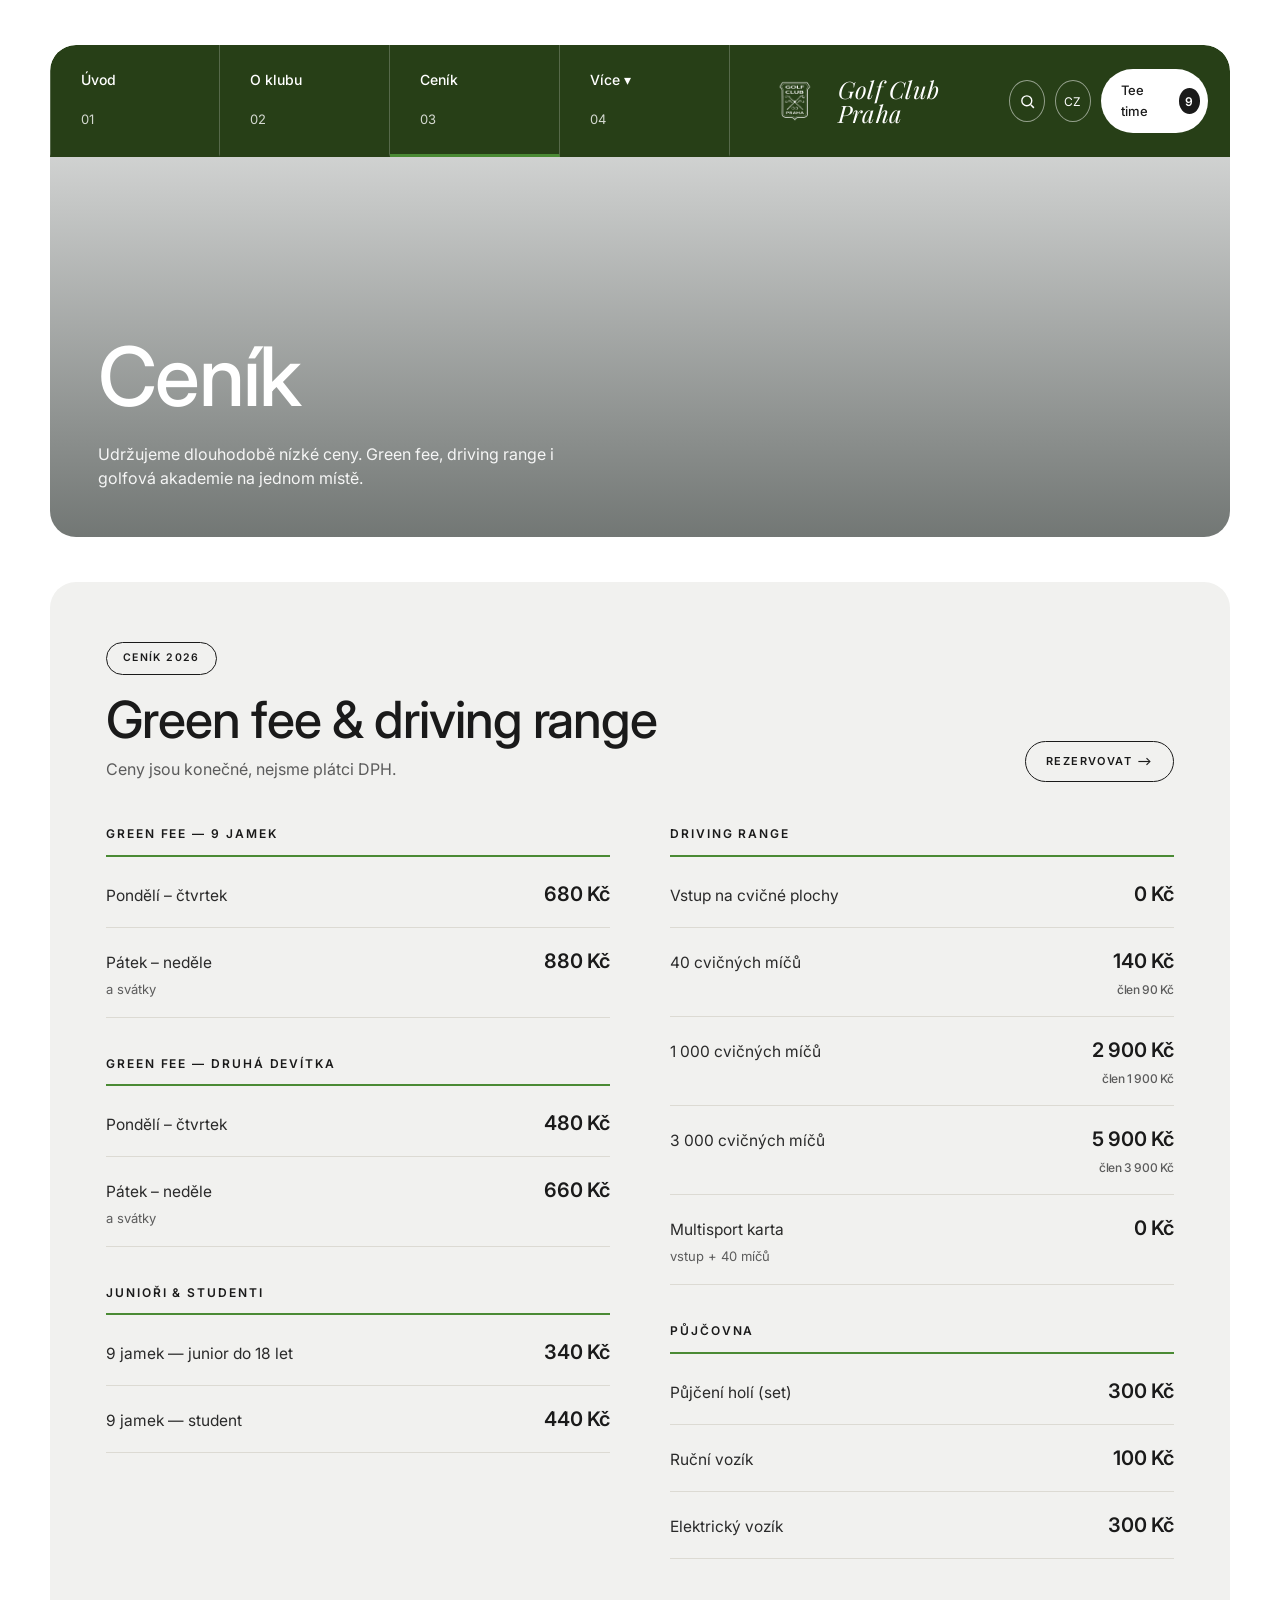
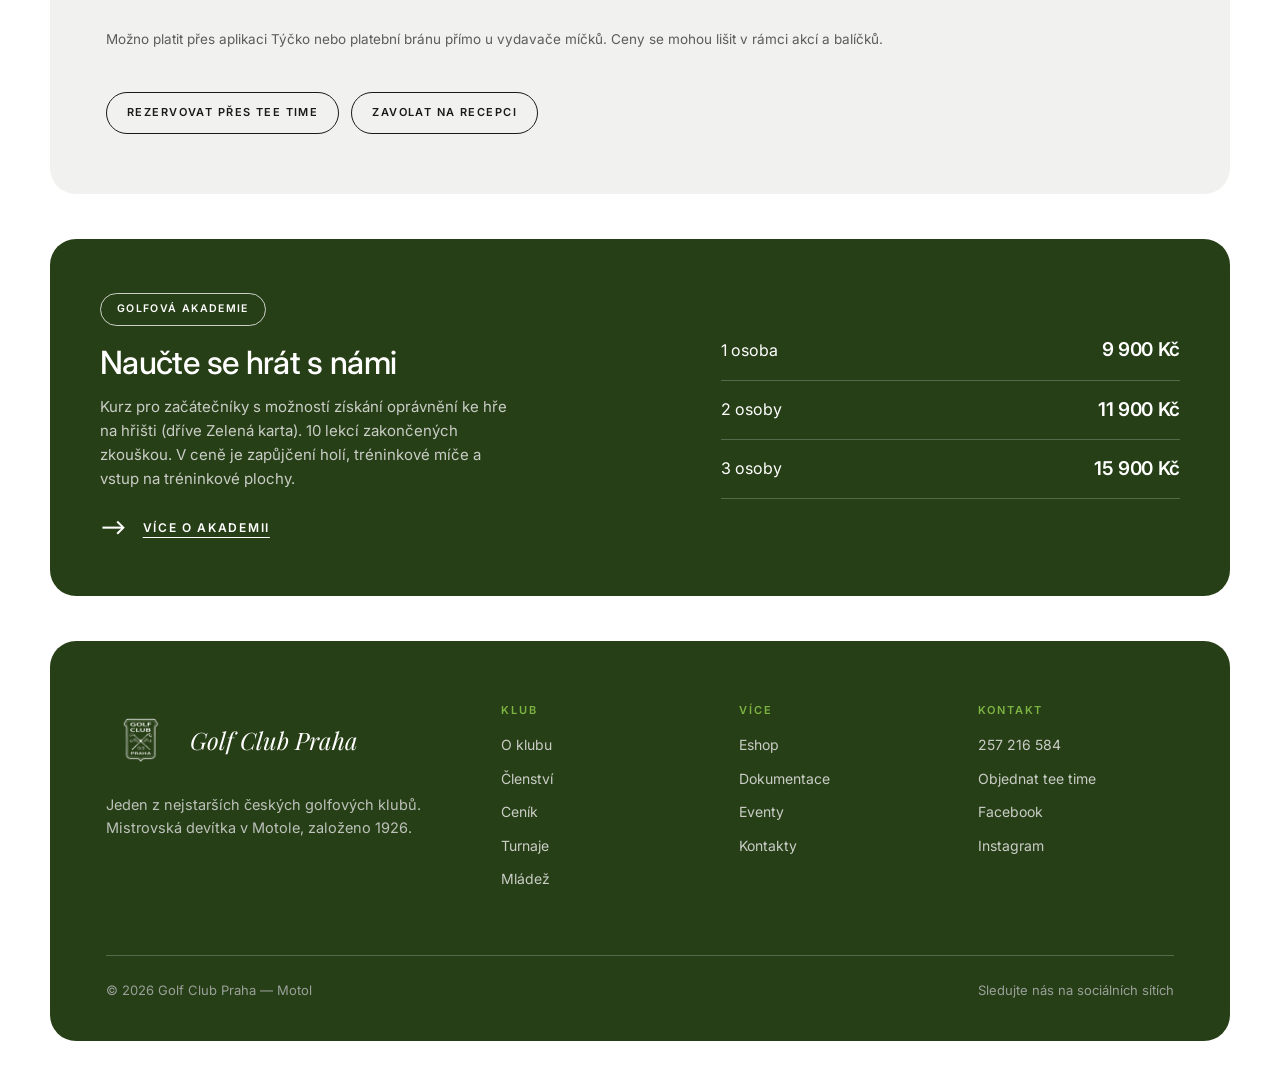
<file: cenik.html>
<!DOCTYPE html>
<html lang="cs">
<head>
<meta charset="UTF-8">
<meta name="viewport" content="width=device-width, initial-scale=1.0">
<title>Golf Club Praha — Ceník</title>
<link rel="preconnect" href="https://fonts.googleapis.com">
<link rel="preconnect" href="https://fonts.gstatic.com" crossorigin>
<link href="https://fonts.googleapis.com/css2?family=Inter:wght@400;500;600;700&family=Playfair+Display:ital@1&display=swap" rel="stylesheet">
<style>
:root{
  --bg:#ffffff;          /* page background */
  --slate:#273F17;       /* dark petrol header/panels */
  --slate-2:#1d2f10;
  --olive:#4a8a34;       /* army green accent */
  --lime:#7cb342;        /* lime chip */
  --ink:#1a1a1a;
  --gray:#5c5c5c;
  --card:#f1f1ef;        /* slightly gray "off-white" card */
  --white:#ffffff;
  --line:#dcdad3;
  --line-dk:rgba(255,255,255,.22);
}
*{margin:0;padding:0;box-sizing:border-box}
html{scroll-behavior:smooth}
body{
  font-family:"Inter","Helvetica Neue",Arial,sans-serif;
  color:var(--ink);background:var(--bg);
  -webkit-font-smoothing:antialiased;line-height:1.6;
  padding:0 50px;
}
h1,h2,h3,h4{font-weight:500;letter-spacing:-.02em;line-height:1.05}
a{color:inherit;text-decoration:none}
img{display:block;max-width:100%}
.wrap{max-width:1340px;margin-left:auto;margin-right:auto;padding:0}
section{margin-top:45px}

/* pills / chips */
.pill{display:inline-flex;align-items:center;gap:8px;border:1px solid var(--ink);
  border-radius:100px;padding:11px 20px;font-size:11px;letter-spacing:.13em;
  text-transform:uppercase;font-weight:600;background:transparent;color:var(--ink);
  transition:background .2s,color .2s;cursor:pointer;white-space:nowrap}
.pill:hover{background:var(--ink);color:#fff}
.pill.light{border-color:rgba(255,255,255,.7);color:#fff}
.pill.light:hover{background:#fff;color:var(--ink)}
.chip{display:inline-flex;align-items:center;border:1px solid var(--ink);border-radius:100px;
  padding:7px 16px;font-size:10.5px;letter-spacing:.13em;text-transform:uppercase;font-weight:600}
.chip.light{border-color:rgba(255,255,255,.75);color:#fff}

/* arrow link */
.arrow-link{display:inline-flex;align-items:center;gap:14px;font-size:12px;
  letter-spacing:.14em;text-transform:uppercase;font-weight:600}
.arrow-link .ar{font-size:20px;line-height:1;transition:transform .25s}
.arrow-link .lbl{text-decoration:underline;text-underline-offset:5px;text-decoration-thickness:1px}
.arrow-link:hover .ar{transform:translateX(6px)}

/* round icon btn */
.ico{width:42px;height:42px;border-radius:50%;border:1px solid rgba(255,255,255,.5);
  display:flex;align-items:center;justify-content:center;color:#fff;font-size:12px;
  letter-spacing:.06em;transition:background .2s,color .2s}
.ico:hover{background:#fff;color:var(--slate)}
.ico svg{width:17px;height:17px}

/* ===== HERO + NAV ===== */
.hero{margin-top:0;padding-top:45px}
.hero-card{border-radius:26px;overflow:hidden;position:relative}
.topbar{display:grid;grid-template-columns:1fr auto 1fr;align-items:stretch;
  background:var(--slate);position:relative;z-index:3;border-radius:26px 26px 0 0}
.tabs{display:flex}
.tab{padding:20px 30px;color:#fff;display:flex;flex-direction:column;gap:18px;
  min-width:170px;border-bottom:3px solid transparent;border-right:1px solid var(--line-dk);
  transition:border-color .25s;cursor:pointer}
.tab:first-child{border-left:1px solid var(--line-dk)}
.tab .t{font-size:14px;font-weight:500}
.tab .n{font-size:13px;opacity:.8}
.tab.active{border-bottom-color:var(--olive)}
.tab:hover{border-bottom-color:var(--olive)}
.tab.has-drop{position:relative}
.dropdown{position:absolute;top:100%;left:0;min-width:250px;background:var(--slate-2);border-radius:14px;overflow:hidden;
  display:flex;flex-direction:column;opacity:0;visibility:hidden;transform:translateY(8px);
  transition:opacity .2s,transform .2s,visibility .2s;z-index:30;box-shadow:0 20px 40px rgba(0,0,0,.35)}
.tab.has-drop:hover .dropdown,.tab.has-drop.open .dropdown{opacity:1;visibility:visible;transform:translateY(0)}
.dropdown a{padding:15px 24px;color:#fff;font-size:13.5px;letter-spacing:.03em;
  border-bottom:1px solid var(--line-dk);transition:background .2s,color .2s}
.dropdown a:last-child{border-bottom:none}
.dropdown a:hover{background:var(--slate);color:var(--lime)}
.brand{display:flex;align-items:center;gap:12px;padding:0 34px}
.brand .nav-mark{width:44px;height:44px;color:#fff;flex:none}
.brand .bw{color:#fff;font-family:"Playfair Display",Georgia,serif;font-style:italic;
  font-size:24px;letter-spacing:.01em;line-height:1}
.topright{display:flex;align-items:center;justify-content:flex-end;gap:10px;padding:0 22px}
.cartpill{background:#fff;color:var(--ink);border-radius:100px;padding:11px 8px 11px 20px;
  display:flex;align-items:center;gap:14px;font-size:13px;font-weight:500}
.cartpill b{background:var(--ink);color:#fff;border-radius:50%;width:26px;height:26px;
  display:flex;align-items:center;justify-content:center;font-size:12px;font-weight:600}

.hero-body{position:relative;min-height:560px;color:#fff;display:flex;flex-direction:column;
  justify-content:flex-end;padding:42px 48px 46px;
  background:linear-gradient(180deg,rgba(20,28,24,.15),rgba(20,28,24,.55)),
  url("https://images.unsplash.com/photo-1535131749006-b7f58c99034b?q=80&w=2400&auto=format&fit=crop") center/cover}
.crumb{position:absolute;top:30px;left:48px;font-size:14px;opacity:.92;font-weight:400}
.hero-body h1{font-size:clamp(46px,6.4vw,84px);font-weight:500;max-width:14ch}
.hero-body p{max-width:50ch;margin-top:22px;font-size:16px;opacity:.92;line-height:1.55}
.hero-actions{display:flex;gap:12px;flex-wrap:wrap;margin-top:30px}
/* shorter hero for subpages */
.page-hero .hero-body{min-height:380px}

/* ===== STATS ===== */
.stats{background:var(--card);border-radius:26px;overflow:hidden}
.stats-grid{display:grid;grid-template-columns:repeat(4,1fr)}
.stat{padding:40px 38px;border-right:1px solid var(--line)}
.stat:last-child{border-right:none}
.stat .num{font-size:clamp(34px,4.2vw,52px);font-weight:500;line-height:1;letter-spacing:-.03em;white-space:nowrap}
.stat .num span{color:inherit}
.stat .lbl{font-size:12px;letter-spacing:.1em;text-transform:uppercase;color:var(--gray);margin-top:12px;font-weight:500}

/* ===== SPLIT EDITORIAL (fitting style) ===== */
.split{display:grid;grid-template-columns:1fr 1fr;gap:30px}
.panel{background:var(--card);border-radius:26px;overflow:hidden;display:grid}
.panel.img-l{grid-template-columns:1fr 1fr;gap:30px}
.panel.img-r{grid-template-columns:1fr 1fr;gap:30px}
.panel-img{min-height:420px;background-size:cover;background-position:center}
.panel-txt{padding:54px 50px;display:flex;flex-direction:column;justify-content:center}
.panel-txt .chip{margin-bottom:24px}
.panel-txt h2{font-size:clamp(30px,3.2vw,44px);font-weight:500}
.panel-txt p{margin-top:20px;color:var(--gray);font-size:15.5px;max-width:46ch}
.panel-txt .arrow-link{margin-top:34px}
.panel-img.overlay{position:relative;color:#fff;display:flex;align-items:flex-end;padding:46px 44px;min-height:520px}
.panel-img.overlay::before{content:"";position:absolute;inset:0;
  background:linear-gradient(180deg,rgba(20,28,24,.05),rgba(20,28,24,.65))}
.panel-img.overlay > *{position:relative;z-index:2}
.overlay-in h3{font-size:30px;font-weight:500;margin-top:14px}
.overlay-in p{margin-top:14px;font-size:15px;opacity:.92;max-width:42ch}
.overlay-in .arrow-link{margin-top:24px;color:#fff}

/* ===== BANNER + CARDS ===== */
.banner{border-radius:26px;overflow:hidden;position:relative;color:#fff;min-height:480px;
  display:flex;flex-direction:column;justify-content:flex-end;padding:54px 56px;
  background:linear-gradient(90deg,rgba(20,28,24,.7),rgba(20,28,24,.15)),
  url("https://images.unsplash.com/photo-1592919505780-303950717480?q=80&w=2400&auto=format&fit=crop") center/cover}
.banner h2{font-size:clamp(34px,4vw,56px);font-weight:500;margin-top:18px;max-width:16ch}
.banner p{margin-top:16px;font-size:16px;opacity:.92;max-width:52ch}
.banner .arrow-link{margin-top:26px;color:#fff}
.cards{display:grid;grid-template-columns:repeat(3,1fr);gap:30px;margin-top:45px}
.card{border-radius:26px;overflow:hidden;position:relative;min-height:440px;color:#fff;
  display:flex;flex-direction:column;justify-content:flex-end;padding:34px 32px;background-size:cover;background-position:center}
.card::before{content:"";position:absolute;inset:0;background:linear-gradient(180deg,rgba(20,28,24,.05),rgba(20,28,24,.7))}
.card > *{position:relative;z-index:2}
.card h3{font-size:26px;font-weight:500}
.card p{font-size:14px;opacity:.9;margin:12px 0 18px;max-width:34ch}
.card .arrow-link{color:#fff}

/* ===== PRICING ===== */
.pricing{background:var(--card);border-radius:26px;padding:60px 56px}
.pricing .head{display:flex;justify-content:space-between;align-items:flex-end;flex-wrap:wrap;gap:20px;margin-bottom:14px}
.pricing h2{font-size:clamp(34px,4vw,52px);font-weight:500}
.pricing .sub{color:var(--gray);margin-top:10px;font-size:16px}
.price-cols{display:grid;grid-template-columns:1fr 1fr;gap:60px;margin-top:46px}
.price-block{margin-bottom:40px}
.price-block h3{font-size:12px;letter-spacing:.16em;text-transform:uppercase;font-weight:600;
  color:var(--ink);border-bottom:2px solid var(--olive);padding-bottom:14px;margin-bottom:4px}
.price-row{display:flex;justify-content:space-between;align-items:baseline;gap:20px;
  padding:17px 0;border-bottom:1px solid var(--line)}
.price-row .desc{font-size:15.5px;color:#2a2a2a}
.price-row .desc .muted{display:block;font-size:13px;color:var(--gray);margin-top:3px}
.price-row .amt{font-size:20px;font-weight:600;white-space:nowrap;letter-spacing:-.02em}
.price-row .amt .member{display:block;font-size:12px;font-weight:500;color:var(--gray);text-align:right;margin-top:3px}
.pricing-note{margin-top:30px;font-size:13.5px;color:var(--gray)}

/* academy / offer panel */
.offer{background:var(--slate);color:#fff;border-radius:26px;padding:54px 50px;
  display:grid;grid-template-columns:1.25fr 1fr;gap:48px;align-items:center;margin-top:45px}
.offer .chip{margin-bottom:20px}
.offer h3{font-size:32px;font-weight:500}
.offer p{color:#c9cdc6;margin-top:16px;font-size:15px;max-width:46ch}
.offer .arrow-link{margin-top:26px;color:#fff}
.tiers{display:flex;flex-direction:column;gap:14px}
.tier{display:flex;justify-content:space-between;align-items:center;
  border-bottom:1px solid var(--line-dk);padding-bottom:14px;font-size:16px}
.tier b{font-weight:600;font-size:19px;letter-spacing:-.02em}
.tier b span{color:inherit}
.price-cta{display:flex;gap:12px;flex-wrap:wrap;margin-top:42px}

/* ===== CENTERED FEATURE BANNER ===== */
.feature{border-radius:26px;overflow:hidden;position:relative;color:#fff;min-height:640px;
  display:flex;flex-direction:column;align-items:center;justify-content:center;text-align:center;
  padding:70px 40px;
  background:linear-gradient(180deg,rgba(20,28,24,.4),rgba(20,28,24,.55)),
  url("https://images.unsplash.com/photo-1500932334442-8761ee4810a7?q=80&w=2400&auto=format&fit=crop") center/cover}
.feature h2{font-size:clamp(34px,4.8vw,62px);font-weight:500;max-width:17ch;line-height:1.08;margin-top:24px}
.feature p{margin-top:24px;max-width:62ch;font-size:15.5px;opacity:.92;line-height:1.6}
.feature .feats{display:flex;flex-wrap:wrap;gap:14px 26px;justify-content:center;align-items:center;
  margin-top:40px;font-size:12px;letter-spacing:.14em;text-transform:uppercase;font-weight:600}
.feature .feats .dot{opacity:.55}

/* ===== PRODUCT DETAIL ===== */
.product{background:var(--card);border-radius:26px;padding:46px;display:grid;
  grid-template-columns:1fr 1fr;gap:40px;align-items:stretch}
.pmedia{position:relative;display:flex;align-items:center;justify-content:center;min-height:540px}
.pmedia .badge360{position:absolute;top:4px;left:4px;font-size:13px;display:flex;align-items:center;gap:8px;color:var(--ink);z-index:2}
.pmedia .pimg{width:88%;border-radius:18px;object-fit:cover;aspect-ratio:1/1}
.pthumbs{position:absolute;left:4px;bottom:4px;display:flex;flex-direction:column;gap:12px;z-index:2}
.pthumb{width:56px;height:56px;border-radius:12px;overflow:hidden;border:1px solid var(--line);background:#fff;cursor:pointer;transition:border-color .2s}
.pthumb.active,.pthumb:hover{border-color:var(--ink)}
.pthumb img{width:100%;height:100%;object-fit:cover}
.pcard{background:var(--white);border-radius:20px;padding:46px 44px;display:flex;flex-direction:column}
.pcard h2{font-size:clamp(30px,3.2vw,44px);font-weight:500}
.pcard .ey{font-size:12px;letter-spacing:.13em;text-transform:uppercase;font-weight:600;margin-top:20px}
.pcard .lead{color:var(--gray);margin-top:14px;font-size:15px;line-height:1.6}
.opt-label{font-size:11px;letter-spacing:.14em;text-transform:uppercase;font-weight:600;color:var(--gray);margin:24px 0 10px}
.opts{display:flex;gap:12px;flex-wrap:wrap}
.opt{min-width:92px;height:60px;border:1px solid var(--line);border-radius:12px;display:flex;
  align-items:center;justify-content:center;font-size:14px;cursor:pointer;background:#fff;transition:border-color .2s;padding:0 14px;text-align:center}
.opt.active,.opt:hover{border-color:var(--ink)}
.buybtn{display:block;width:100%;text-align:center;border:1px solid var(--ink);border-radius:100px;
  padding:18px;margin-top:28px;font-size:13px;letter-spacing:.1em;text-transform:uppercase;font-weight:600;
  transition:background .2s,color .2s}
.buybtn:hover{background:var(--ink);color:#fff}
.shipnote{font-size:13px;color:var(--gray);margin-top:14px}
.shipnote b{color:var(--ink)}
.acc{margin-top:24px;border-top:1px solid var(--line)}
.acc-item{border-bottom:1px solid var(--line)}
.acc-h{display:flex;justify-content:space-between;align-items:center;padding:18px 0;cursor:pointer;
  font-size:12px;letter-spacing:.13em;text-transform:uppercase;font-weight:600;list-style:none}
.acc-h::-webkit-details-marker{display:none}
.acc-h .pm{width:22px;height:22px;border-radius:50%;border:1px solid var(--gray);display:flex;
  align-items:center;justify-content:center;color:var(--gray);font-size:15px;line-height:1}
details[open] .acc-h .pm{color:var(--ink);border-color:var(--ink)}
.acc-b{padding:0 0 20px;color:var(--gray);font-size:14.5px;line-height:1.6}

/* ===== GENERIC CONTENT BLOCKS (subpages) ===== */
.block{background:var(--card);border-radius:26px;padding:60px 56px}
.block.dark{background:var(--slate);color:#fff}
.sec-head{max-width:62ch}
.sec-head .chip{margin-bottom:20px}
.sec-head h2{font-size:clamp(28px,3.2vw,46px);font-weight:500}
.sec-head p{margin-top:18px;color:var(--gray);font-size:16px}
.block.dark .sec-head p{color:#c9cdc6}
.prose{max-width:72ch}
.prose p{margin-top:16px;color:var(--gray);font-size:16px}
.prose p:first-child{margin-top:24px}
.block.dark .prose p{color:#c9cdc6}

/* info cards */
.info-grid{display:grid;grid-template-columns:repeat(3,1fr);gap:30px;margin-top:40px}
.info{background:var(--white);border-radius:20px;padding:34px 30px;border:1px solid var(--line)}
.info .num{font-size:34px;font-weight:500;color:var(--olive);letter-spacing:-.02em}
.info h3{font-size:20px;font-weight:600;margin-top:8px}
.info p{margin-top:12px;color:var(--gray);font-size:14.5px}

/* list rows */
.rows{margin-top:40px;border-top:1px solid var(--line)}
.row-item{display:flex;align-items:center;gap:24px;padding:24px 4px;border-bottom:1px solid var(--line)}
.row-item .date{flex:none;width:118px;font-weight:600;font-size:16px}
.row-item .date span{display:block;color:var(--gray);font-weight:500;font-size:13px;margin-top:2px}
.row-item .rmain{flex:1;min-width:0}
.row-item h3{font-size:19px;font-weight:600}
.row-item p{color:var(--gray);font-size:14px;margin-top:4px}
.row-item .pill{flex:none}

/* membership / plan cards */
.plans{display:grid;grid-template-columns:repeat(3,1fr);gap:30px;margin-top:40px}
.plan{background:var(--white);border-radius:20px;padding:40px 34px;display:flex;flex-direction:column;border:1px solid var(--line)}
.plan.feat{background:var(--slate);color:#fff;border-color:var(--slate)}
.plan .pname{font-size:12px;letter-spacing:.14em;text-transform:uppercase;font-weight:600;color:var(--olive)}
.plan.feat .pname{color:var(--lime)}
.plan .price{font-size:42px;font-weight:500;margin-top:16px;letter-spacing:-.03em}
.plan .price small{font-size:15px;color:var(--gray);font-weight:500;letter-spacing:0}
.plan.feat .price small{color:#c9cdc6}
.plan ul{list-style:none;margin:24px 0 28px;display:flex;flex-direction:column;gap:13px}
.plan li{font-size:14.5px;padding-left:26px;position:relative;color:var(--gray)}
.plan.feat li{color:#dfe3dd}
.plan li::before{content:"✓";position:absolute;left:0;color:var(--olive);font-weight:700}
.plan.feat li::before{color:var(--lime)}
.plan .pill{margin-top:auto;justify-content:center}
.plan.feat .pill{border-color:rgba(255,255,255,.7);color:#fff}
.plan.feat .pill:hover{background:#fff;color:var(--ink)}

/* shop grid */
.shop{display:grid;grid-template-columns:repeat(3,1fr);gap:30px;margin-top:40px}
.prod{background:var(--white);border-radius:20px;overflow:hidden;border:1px solid var(--line);display:flex;flex-direction:column;transition:transform .25s}
.prod:hover{transform:translateY(-5px)}
.prod .ph{aspect-ratio:4/3;background-color:var(--card);background-size:cover;background-position:center}
.prod .pb{padding:22px 22px 26px}
.prod .tag{font-size:10.5px;letter-spacing:.14em;text-transform:uppercase;font-weight:600;color:var(--olive)}
.prod h3{font-size:18px;font-weight:600;margin-top:8px}
.prod .pr{font-size:18px;font-weight:600;margin-top:10px;letter-spacing:-.02em}

/* contact */
.contact{display:grid;grid-template-columns:1fr 1fr;gap:30px}
.contact-info{background:var(--card);border-radius:26px;padding:54px 50px}
.contact-info h2{font-size:clamp(26px,3vw,40px);font-weight:500;margin-bottom:14px}
.contact-info .line{padding:18px 0;border-bottom:1px solid var(--line)}
.contact-info .line:last-child{border-bottom:none}
.contact-info .k{font-size:11px;letter-spacing:.14em;text-transform:uppercase;color:var(--gray);font-weight:600}
.contact-info .v{font-size:18px;margin-top:6px}
.map{border-radius:26px;overflow:hidden;min-height:440px;background:var(--card)}
.map iframe{width:100%;height:100%;border:0;display:block;min-height:440px}

/* ===== FOOTER ===== */
footer.wrap{background:var(--slate);color:#fff;border-radius:26px;padding:64px 56px 40px;margin-top:45px;margin-bottom:45px}
.foot-grid{display:grid;grid-template-columns:1.8fr 1fr 1fr 1fr;gap:42px;margin-bottom:54px}
.foot-logo{display:flex;align-items:center;gap:14px}
.foot-mark{width:48px;height:48px;flex:none;color:#fff}
.foot-logo .bw{font-family:"Playfair Display",Georgia,serif;font-style:italic;font-size:24px;color:#fff}
footer p.about{margin-top:18px;color:#bcc1ba;max-width:36ch;font-size:14.5px}
.foot-col h4{font-size:11px;letter-spacing:.16em;text-transform:uppercase;color:var(--lime);margin-bottom:18px;font-weight:600}
.foot-col a{display:block;color:#c9cdc6;font-size:14px;margin-bottom:11px;transition:color .2s}
.foot-col a:hover{color:#fff}
.foot-bottom{border-top:1px solid var(--line-dk);padding-top:24px;display:flex;
  justify-content:space-between;flex-wrap:wrap;gap:12px;font-size:13px;color:#9aa099}

@media(max-width:1080px){
  .tabs{display:none}
  .topbar{grid-template-columns:auto 1fr}
  .brand{padding-left:22px}
  .stats-grid{grid-template-columns:1fr 1fr}
  .stat:nth-child(2){border-right:none}
  .stat:nth-child(-n+2){border-bottom:1px solid var(--line)}
  .split{grid-template-columns:1fr}
  .panel.img-l,.panel.img-r{grid-template-columns:1fr}
  .cards{grid-template-columns:1fr}
  .price-cols{grid-template-columns:1fr;gap:30px}
  .offer{grid-template-columns:1fr;gap:30px}
  .product{grid-template-columns:1fr;gap:30px;padding:30px}
  .pmedia{min-height:380px}
  .info-grid,.plans,.shop{grid-template-columns:1fr}
  .contact{grid-template-columns:1fr}
  .foot-grid{grid-template-columns:1fr 1fr}
  body{padding:0 24px}
}
@media(max-width:620px){
  body{padding:0 16px}
  .topright .ico{display:none}
  .block,.pricing,.banner,.offer,.contact-info{padding-left:28px;padding-right:28px}
  .panel-txt{padding:36px 28px}
  .hero-body{padding:32px 26px 34px}
  .crumb{left:26px;font-size:12px}
  .row-item{flex-wrap:wrap;gap:10px}
  .row-item .date{width:auto}
  .foot-grid{grid-template-columns:1fr}
}

/* ===== LOGO + THICKER HEADER + MOBILE MENU ===== */
.brand .nav-mark{height:56px;width:auto}
.foot-mark{height:60px;width:auto}
.tab{padding-top:24px;padding-bottom:24px}
.menu-btn{display:none;position:absolute;right:20px;top:0;bottom:0;margin:auto 0;width:48px;height:48px;
  border-radius:50%;border:none;background:transparent;cursor:pointer;padding:0;
  align-items:center;justify-content:center;z-index:8;transition:transform .2s}
.menu-btn:hover{transform:scale(1.08)}
.menu-btn img{width:46px;height:46px;display:block}

.mnav{display:none;position:absolute;top:100%;left:0;right:0;background:#273F17;flex-direction:column;
  z-index:50;border-radius:0 0 18px 18px;overflow-y:auto;max-height:calc(100vh - 120px);box-shadow:0 24px 40px rgba(0,0,0,.35)}
.hero-card.menu-open{overflow:visible}
.mnav.open{display:flex}
.mnav a{padding:16px 26px;color:#fff;font-size:15px;border-bottom:1px solid rgba(255,255,255,.14)}
.mnav a:last-child{border-bottom:none}
.mnav a:hover{background:var(--slate-2);color:var(--lime)}
@media(max-width:1080px){
  .menu-btn{display:flex}
  .topbar{grid-template-columns:1fr;min-height:84px}
  .topright{display:none}
  .brand{justify-content:flex-start;padding-left:24px}
}

/* ===== LOGO BADGE (pravé logo klubu) ===== */
.logo-badge{display:inline-flex;align-items:center;justify-content:center;flex:none}
.brand .logo-badge img{height:62px;width:auto;display:block}
.foot-logo .logo-badge img{height:70px;width:auto;display:block}

.mnav-tee{display:flex;align-items:center;justify-content:center;gap:10px;margin:10px;padding:14px;
  background:#fff;color:var(--ink)!important;border-radius:100px;font-weight:600;border-bottom:none!important}
.mnav-tee b{background:var(--ink);color:#fff;border-radius:50%;width:24px;height:24px;display:inline-flex;align-items:center;justify-content:center;font-size:12px}
.mnav-tee:hover{background:var(--lime)!important;color:#fff!important}
/* reveal animace */
.reveal{opacity:0;transform:translateY(34px);transition:opacity .7s cubic-bezier(.2,.7,.2,1),transform .7s cubic-bezier(.2,.7,.2,1)}
.reveal.in{opacity:1;transform:none}
.reveal-l{opacity:0;transform:translateX(-46px);transition:opacity .7s cubic-bezier(.2,.7,.2,1),transform .7s cubic-bezier(.2,.7,.2,1)}
.reveal-l.in{opacity:1;transform:none}
.reveal-r{opacity:0;transform:translateX(46px);transition:opacity .7s cubic-bezier(.2,.7,.2,1),transform .7s cubic-bezier(.2,.7,.2,1)}
.reveal-r.in{opacity:1;transform:none}
.reveal-d{transition-delay:.12s}.reveal-d2{transition-delay:.24s}.reveal-d3{transition-delay:.36s}
@media(prefers-reduced-motion:reduce){.reveal,.reveal-l,.reveal-r{opacity:1!important;transform:none!important;transition:none!important}}
</style>
</head>
<body>

<header class="hero wrap page-hero">
  <div class="hero-card">
    <div class="topbar">
      <button class="menu-btn" aria-label="Menu" onclick="gcpMenu()"><img src="menu-ball.png" alt="Menu"></button>
      <nav class="tabs">
        <a href="index.html" class="tab"><span class="t">Úvod</span><span class="n">01</span></a>
        <a href="o-klubu.html" class="tab"><span class="t">O klubu</span><span class="n">02</span></a>
        <a href="cenik.html" class="tab active"><span class="t">Ceník</span><span class="n">03</span></a>
        <div class="tab has-drop"><span class="t">Více ▾</span><span class="n">04</span>
          <div class="dropdown">
            <a href="clenstvi.html">Členství</a>
            <a href="turnaje.html">Turnaje</a>
            <a href="mladez.html">Mládež</a>
            <a href="eshop.html">Eshop</a>
            <a href="dokumentace.html">Dokumentace</a>
            <a href="eventy.html">Eventy</a>
            <a href="kontakt.html">Kontakty</a>
          </div>
        </div>
      </nav>
      <nav class="mnav" id="mnav">
        <a href="http://rezervace.gcp.cz" class="mnav-tee">Tee time <b>9</b></a>
        <a href="index.html">Úvod</a>
        <a href="o-klubu.html">O klubu</a>
        <a href="cenik.html">Ceník</a>
        <a href="clenstvi.html">Členství</a>
        <a href="turnaje.html">Turnaje</a>
        <a href="mladez.html">Mládež</a>
        <a href="eshop.html">Eshop</a>
        <a href="dokumentace.html">Dokumentace</a>
        <a href="eventy.html">Eventy</a>
        <a href="kontakt.html">Kontakty</a>
      </nav>
      <a href="index.html" class="brand">
        <span class="logo-badge"><img src="logo-white.png" alt="Golf Club Praha"></span>
        <span class="bw">Golf Club Praha</span>
      </a>
      <div class="topright">
        <a class="ico" aria-label="Hledat"><svg viewBox="0 0 24 24" fill="none" stroke="currentColor" stroke-width="2"><circle cx="11" cy="11" r="7"/><path d="m21 21-4.3-4.3"/></svg></a>
        <a class="ico">CZ</a>
        <a href="http://rezervace.gcp.cz" class="cartpill">Tee time <b>9</b></a>
      </div>
    </div>
    <div class="hero-body" style="background:linear-gradient(180deg,rgba(20,28,24,.2),rgba(20,28,24,.6)),url('https://images.unsplash.com/photo-1592919505780-303950717480?q=80&w=2400&auto=format&fit=crop') center/cover">
      <h1>Ceník</h1>
      <p>Udržujeme dlouhodobě nízké ceny. Green fee, driving range i golfová akademie na jednom místě.</p>
    </div>
  </div>
</header>

<!-- CENÍK -->
<section class="wrap">
  <div class="pricing">
    <div class="head">
      <div>
        <span class="chip" style="margin-bottom:18px">Ceník 2026</span>
        <h2>Green fee &amp; driving range</h2>
        <p class="sub">Ceny jsou konečné, nejsme plátci DPH.</p>
      </div>
      <a href="https://www.teetime.cz/rezervace?id_hriste=15916269" class="pill">Rezervovat ⟶</a>
    </div>

    <div class="price-cols">
      <div>
        <div class="price-block">
          <h3>Green fee — 9 jamek</h3>
          <div class="price-row"><span class="desc">Pondělí – čtvrtek</span><span class="amt">680 Kč</span></div>
          <div class="price-row"><span class="desc">Pátek – neděle <span class="muted">a svátky</span></span><span class="amt">880 Kč</span></div>
        </div>
        <div class="price-block">
          <h3>Green fee — druhá devítka</h3>
          <div class="price-row"><span class="desc">Pondělí – čtvrtek</span><span class="amt">480 Kč</span></div>
          <div class="price-row"><span class="desc">Pátek – neděle <span class="muted">a svátky</span></span><span class="amt">660 Kč</span></div>
        </div>
        <div class="price-block">
          <h3>Junioři &amp; studenti</h3>
          <div class="price-row"><span class="desc">9 jamek — junior do 18 let</span><span class="amt">340 Kč</span></div>
          <div class="price-row"><span class="desc">9 jamek — student</span><span class="amt">440 Kč</span></div>
        </div>
      </div>

      <div>
        <div class="price-block">
          <h3>Driving range</h3>
          <div class="price-row"><span class="desc">Vstup na cvičné plochy</span><span class="amt">0 Kč</span></div>
          <div class="price-row"><span class="desc">40 cvičných míčů</span><span class="amt">140 Kč<span class="member">člen 90 Kč</span></span></div>
          <div class="price-row"><span class="desc">1 000 cvičných míčů</span><span class="amt">2 900 Kč<span class="member">člen 1 900 Kč</span></span></div>
          <div class="price-row"><span class="desc">3 000 cvičných míčů</span><span class="amt">5 900 Kč<span class="member">člen 3 900 Kč</span></span></div>
          <div class="price-row"><span class="desc">Multisport karta <span class="muted">vstup + 40 míčů</span></span><span class="amt">0 Kč</span></div>
        </div>
        <div class="price-block">
          <h3>Půjčovna</h3>
          <div class="price-row"><span class="desc">Půjčení holí (set)</span><span class="amt">300 Kč</span></div>
          <div class="price-row"><span class="desc">Ruční vozík</span><span class="amt">100 Kč</span></div>
          <div class="price-row"><span class="desc">Elektrický vozík</span><span class="amt">300 Kč</span></div>
        </div>
      </div>
    </div>

    <p class="pricing-note">Možno platit přes aplikaci Týčko nebo platební bránu přímo u vydavače míčků. Ceny se mohou lišit v rámci akcí a balíčků.</p>

    <div class="price-cta">
      <a href="https://www.teetime.cz/rezervace?id_hriste=15916269" class="pill">Rezervovat přes Tee Time</a>
      <a href="tel:257216584" class="pill">Zavolat na recepci</a>
    </div>
  </div>

  <!-- AKADEMIE -->
  <div class="offer">
    <div>
      <span class="chip light">Golfová akademie</span>
      <h3>Naučte se hrát s námi</h3>
      <p>Kurz pro začátečníky s možností získání oprávnění ke hře na hřišti (dříve Zelená karta). 10 lekcí zakončených zkouškou. V ceně je zapůjčení holí, tréninkové míče a vstup na tréninkové plochy.</p>
      <a href="mladez.html" class="arrow-link"><span class="ar">⟶</span><span class="lbl">Více o akademii</span></a>
    </div>
    <div class="tiers">
      <div class="tier"><span>1 osoba</span><b>9 900 <span>Kč</span></b></div>
      <div class="tier"><span>2 osoby</span><b>11 900 <span>Kč</span></b></div>
      <div class="tier"><span>3 osoby</span><b>15 900 <span>Kč</span></b></div>
    </div>
  </div>
</section>

<footer class="wrap">
  <div class="foot-grid">
    <div>
      <div class="foot-logo">
        <span class="logo-badge foot-badge"><img src="logo-white.png" alt="Golf Club Praha"></span>
        <span class="bw">Golf Club Praha</span>
      </div>
      <p class="about">Jeden z nejstarších českých golfových klubů. Mistrovská devítka v Motole, založeno 1926.</p>
    </div>
    <div class="foot-col"><h4>Klub</h4><a href="o-klubu.html">O klubu</a><a href="clenstvi.html">Členství</a><a href="cenik.html">Ceník</a><a href="turnaje.html">Turnaje</a><a href="mladez.html">Mládež</a></div>
    <div class="foot-col"><h4>Více</h4><a href="eshop.html">Eshop</a><a href="dokumentace.html">Dokumentace</a><a href="eventy.html">Eventy</a><a href="kontakt.html">Kontakty</a></div>
    <div class="foot-col"><h4>Kontakt</h4><a href="tel:257216584">257 216 584</a><a href="http://rezervace.gcp.cz">Objednat tee time</a><a href="http://facebook.com/gcp.cz">Facebook</a><a href="http://instagram.com/golfclubpraha">Instagram</a></div>
  </div>
  <div class="foot-bottom"><span>© 2026 Golf Club Praha — Motol</span><span>Sledujte nás na sociálních sítích</span></div>
</footer>

<script>
(function(){
  document.querySelectorAll('.has-drop').forEach(function(d){
    d.addEventListener('click',function(e){
      if(e.target.closest('.dropdown')) return;
      e.stopPropagation();
      d.classList.toggle('open');
    });
  });
  document.addEventListener('click',function(){
    document.querySelectorAll('.has-drop.open').forEach(function(d){d.classList.remove('open');});
  });
})();
</script>
<script>function gcpMenu(){var m=document.getElementById('mnav');if(!m)return;var op=m.classList.toggle('open');var hc=m.closest('.hero-card');if(hc)hc.classList.toggle('menu-open',op);}</script>
<script>
(function(){
  var els=document.querySelectorAll('.stats,.stat,.ed-row,.ed-txt,.card,.banner,.feature,.product,.pricing,.offer,.plans .plan,.info,.shop .prod,.row-item,.block');
  els.forEach(function(el,i){
    if(el.closest('.topbar')||el.closest('.mnav')) return;
    if(!el.classList.contains('reveal')&&!el.classList.contains('reveal-l')&&!el.classList.contains('reveal-r')) el.classList.add('reveal');
  });
  if(!('IntersectionObserver' in window)){document.querySelectorAll('.reveal,.reveal-l,.reveal-r').forEach(function(e){e.classList.add('in')});return;}
  var io=new IntersectionObserver(function(entries){
    entries.forEach(function(en){ if(en.isIntersecting){ en.target.classList.add('in'); io.unobserve(en.target);} });
  },{threshold:.12,rootMargin:'0px 0px -40px 0px'});
  document.querySelectorAll('.reveal,.reveal-l,.reveal-r').forEach(function(e){io.observe(e)});
})();
</script>
</body>
</html>
</file>
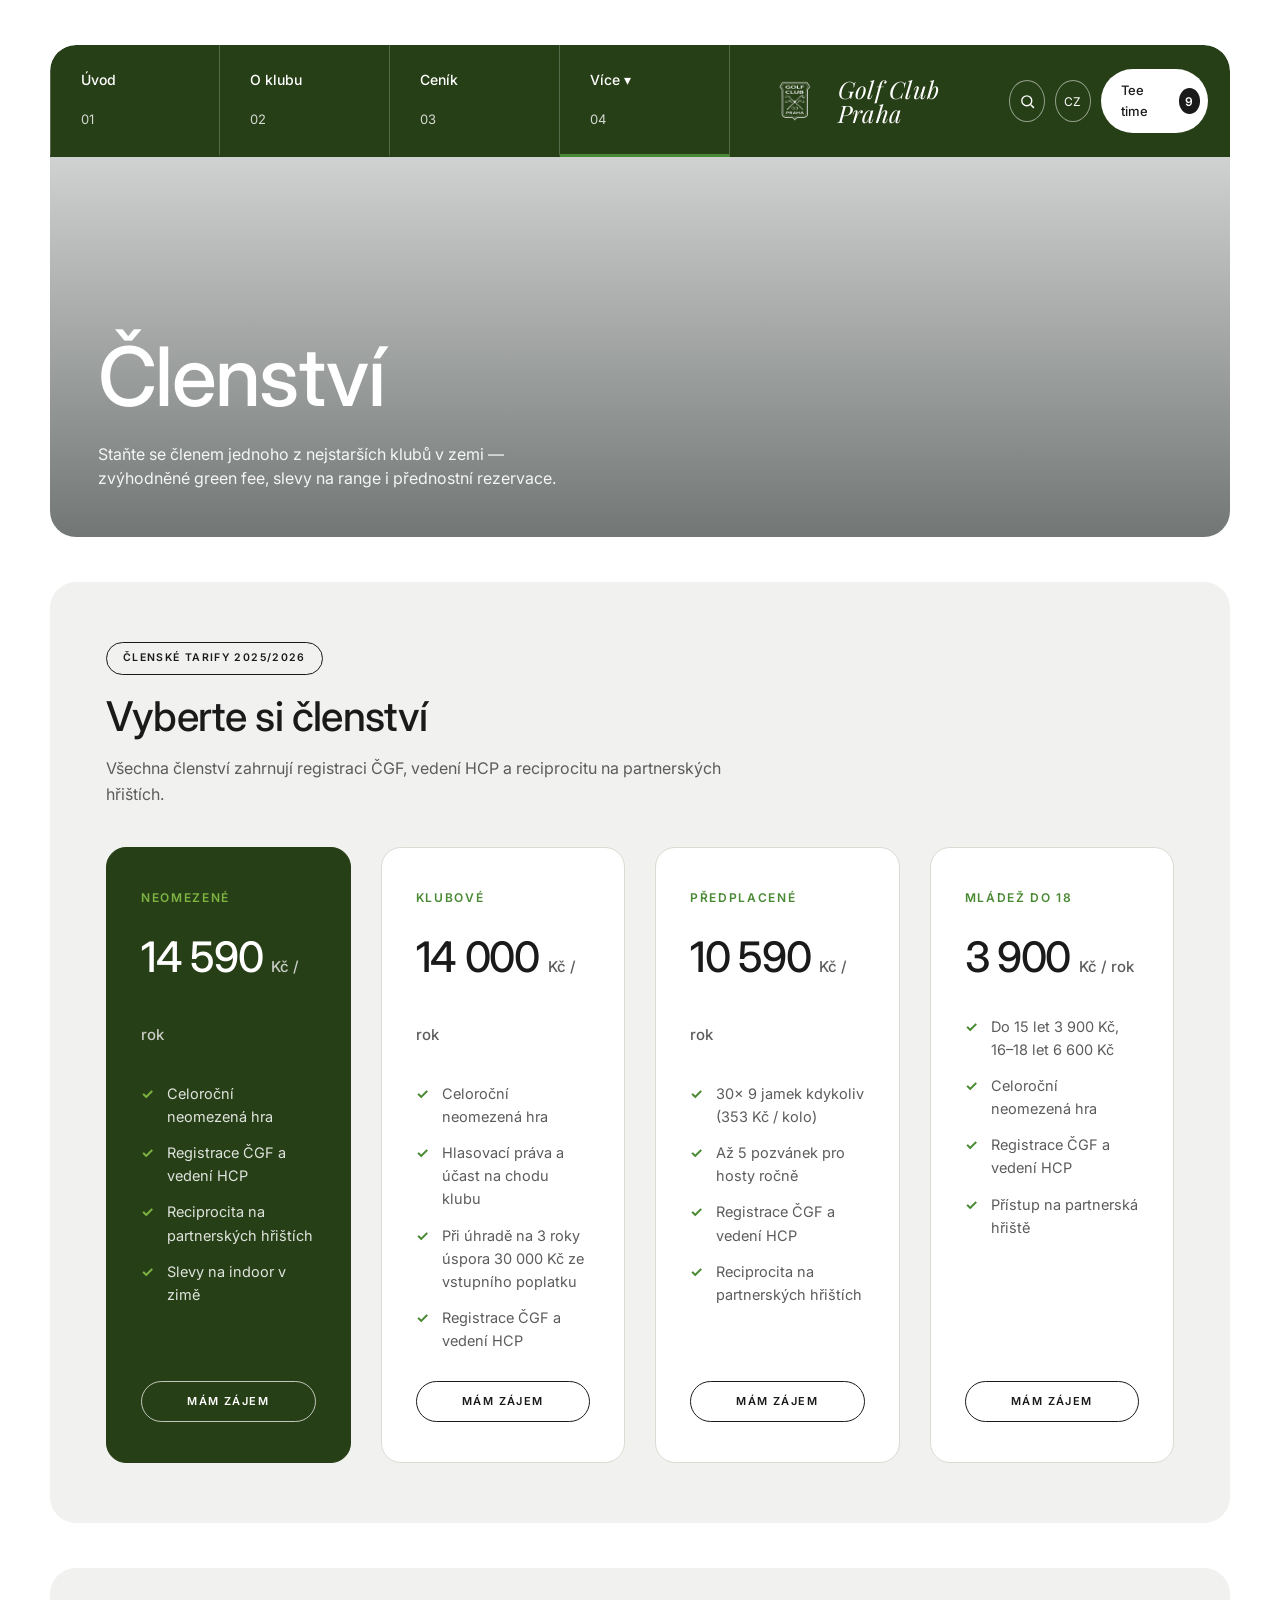
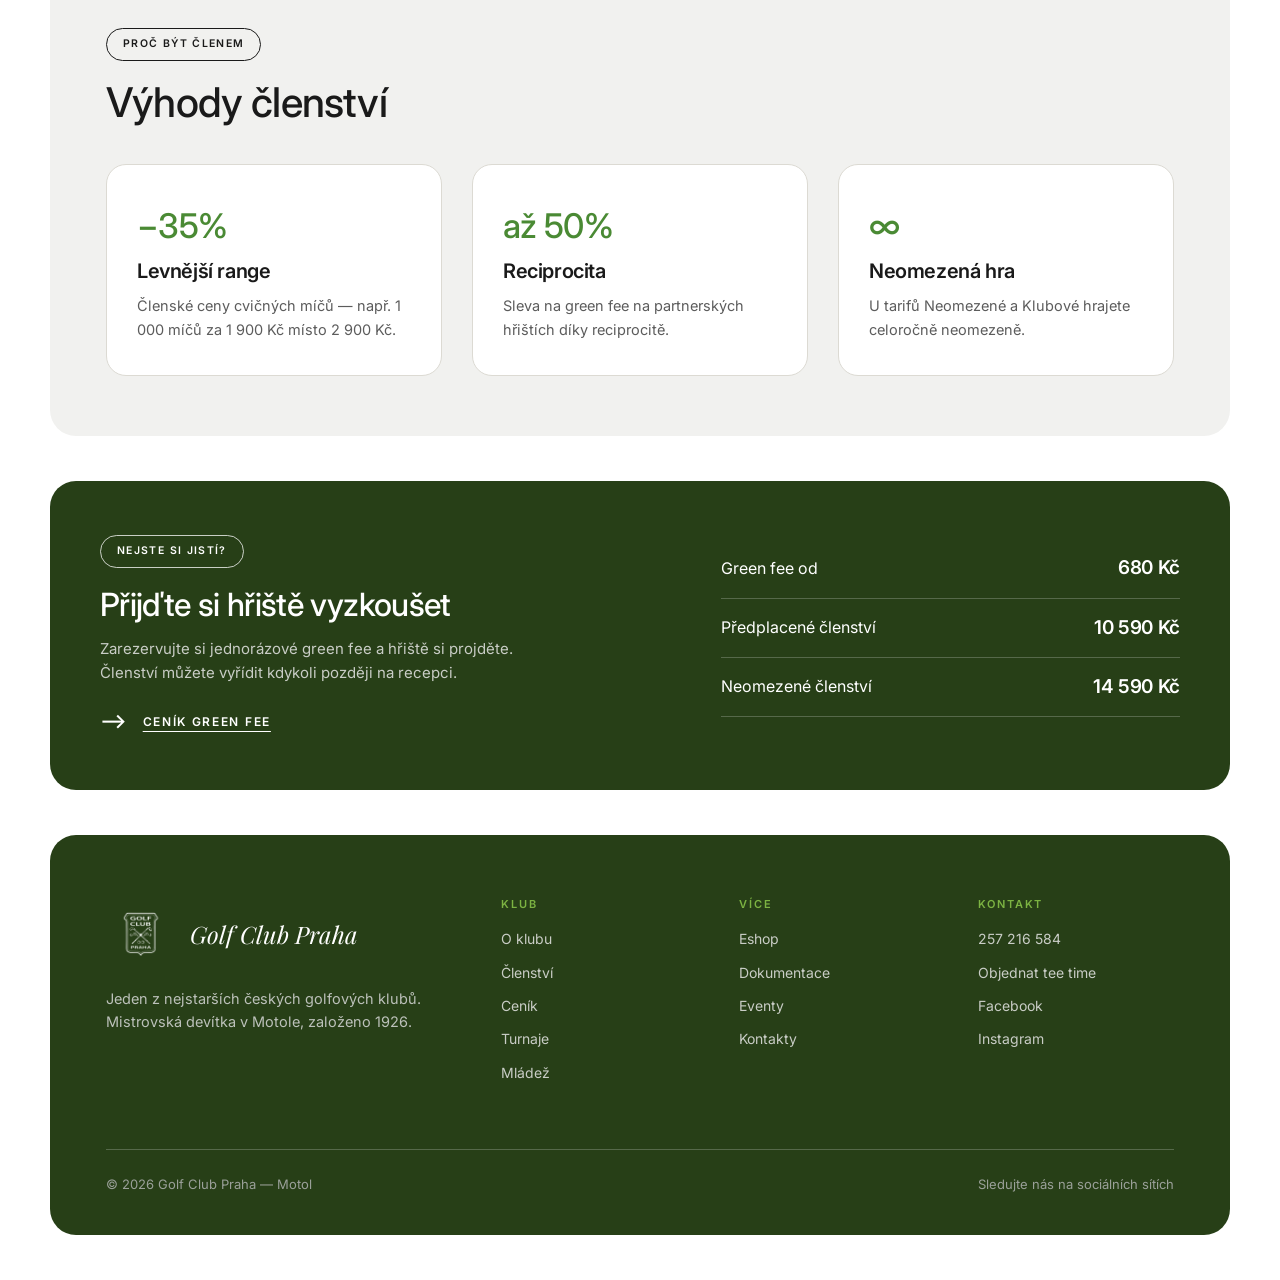
<file: clenstvi.html>
<!DOCTYPE html>
<html lang="cs">
<head>
<meta charset="UTF-8">
<meta name="viewport" content="width=device-width, initial-scale=1.0">
<title>Golf Club Praha — Členství</title>
<link rel="preconnect" href="https://fonts.googleapis.com">
<link rel="preconnect" href="https://fonts.gstatic.com" crossorigin>
<link href="https://fonts.googleapis.com/css2?family=Inter:wght@400;500;600;700&family=Playfair+Display:ital@1&display=swap" rel="stylesheet">
<style>
:root{
  --bg:#ffffff;          /* page background */
  --slate:#273F17;       /* dark petrol header/panels */
  --slate-2:#1d2f10;
  --olive:#4a8a34;       /* army green accent */
  --lime:#7cb342;        /* lime chip */
  --ink:#1a1a1a;
  --gray:#5c5c5c;
  --card:#f1f1ef;        /* slightly gray "off-white" card */
  --white:#ffffff;
  --line:#dcdad3;
  --line-dk:rgba(255,255,255,.22);
}
*{margin:0;padding:0;box-sizing:border-box}
html{scroll-behavior:smooth}
body{
  font-family:"Inter","Helvetica Neue",Arial,sans-serif;
  color:var(--ink);background:var(--bg);
  -webkit-font-smoothing:antialiased;line-height:1.6;
  padding:0 50px;
}
h1,h2,h3,h4{font-weight:500;letter-spacing:-.02em;line-height:1.05}
a{color:inherit;text-decoration:none}
img{display:block;max-width:100%}
.wrap{max-width:1340px;margin-left:auto;margin-right:auto;padding:0}
section{margin-top:45px}

/* pills / chips */
.pill{display:inline-flex;align-items:center;gap:8px;border:1px solid var(--ink);
  border-radius:100px;padding:11px 20px;font-size:11px;letter-spacing:.13em;
  text-transform:uppercase;font-weight:600;background:transparent;color:var(--ink);
  transition:background .2s,color .2s;cursor:pointer;white-space:nowrap}
.pill:hover{background:var(--ink);color:#fff}
.pill.light{border-color:rgba(255,255,255,.7);color:#fff}
.pill.light:hover{background:#fff;color:var(--ink)}
.chip{display:inline-flex;align-items:center;border:1px solid var(--ink);border-radius:100px;
  padding:7px 16px;font-size:10.5px;letter-spacing:.13em;text-transform:uppercase;font-weight:600}
.chip.light{border-color:rgba(255,255,255,.75);color:#fff}

/* arrow link */
.arrow-link{display:inline-flex;align-items:center;gap:14px;font-size:12px;
  letter-spacing:.14em;text-transform:uppercase;font-weight:600}
.arrow-link .ar{font-size:20px;line-height:1;transition:transform .25s}
.arrow-link .lbl{text-decoration:underline;text-underline-offset:5px;text-decoration-thickness:1px}
.arrow-link:hover .ar{transform:translateX(6px)}

/* round icon btn */
.ico{width:42px;height:42px;border-radius:50%;border:1px solid rgba(255,255,255,.5);
  display:flex;align-items:center;justify-content:center;color:#fff;font-size:12px;
  letter-spacing:.06em;transition:background .2s,color .2s}
.ico:hover{background:#fff;color:var(--slate)}
.ico svg{width:17px;height:17px}

/* ===== HERO + NAV ===== */
.hero{margin-top:0;padding-top:45px}
.hero-card{border-radius:26px;overflow:hidden;position:relative}
.topbar{display:grid;grid-template-columns:1fr auto 1fr;align-items:stretch;
  background:var(--slate);position:relative;z-index:3;border-radius:26px 26px 0 0}
.tabs{display:flex}
.tab{padding:20px 30px;color:#fff;display:flex;flex-direction:column;gap:18px;
  min-width:170px;border-bottom:3px solid transparent;border-right:1px solid var(--line-dk);
  transition:border-color .25s;cursor:pointer}
.tab:first-child{border-left:1px solid var(--line-dk)}
.tab .t{font-size:14px;font-weight:500}
.tab .n{font-size:13px;opacity:.8}
.tab.active{border-bottom-color:var(--olive)}
.tab:hover{border-bottom-color:var(--olive)}
.tab.has-drop{position:relative}
.dropdown{position:absolute;top:100%;left:0;min-width:250px;background:var(--slate-2);border-radius:14px;overflow:hidden;
  display:flex;flex-direction:column;opacity:0;visibility:hidden;transform:translateY(8px);
  transition:opacity .2s,transform .2s,visibility .2s;z-index:30;box-shadow:0 20px 40px rgba(0,0,0,.35)}
.tab.has-drop:hover .dropdown,.tab.has-drop.open .dropdown{opacity:1;visibility:visible;transform:translateY(0)}
.dropdown a{padding:15px 24px;color:#fff;font-size:13.5px;letter-spacing:.03em;
  border-bottom:1px solid var(--line-dk);transition:background .2s,color .2s}
.dropdown a:last-child{border-bottom:none}
.dropdown a:hover{background:var(--slate);color:var(--lime)}
.brand{display:flex;align-items:center;gap:12px;padding:0 34px}
.brand .nav-mark{width:44px;height:44px;color:#fff;flex:none}
.brand .bw{color:#fff;font-family:"Playfair Display",Georgia,serif;font-style:italic;
  font-size:24px;letter-spacing:.01em;line-height:1}
.topright{display:flex;align-items:center;justify-content:flex-end;gap:10px;padding:0 22px}
.cartpill{background:#fff;color:var(--ink);border-radius:100px;padding:11px 8px 11px 20px;
  display:flex;align-items:center;gap:14px;font-size:13px;font-weight:500}
.cartpill b{background:var(--ink);color:#fff;border-radius:50%;width:26px;height:26px;
  display:flex;align-items:center;justify-content:center;font-size:12px;font-weight:600}

.hero-body{position:relative;min-height:560px;color:#fff;display:flex;flex-direction:column;
  justify-content:flex-end;padding:42px 48px 46px;
  background:linear-gradient(180deg,rgba(20,28,24,.15),rgba(20,28,24,.55)),
  url("https://images.unsplash.com/photo-1535131749006-b7f58c99034b?q=80&w=2400&auto=format&fit=crop") center/cover}
.crumb{position:absolute;top:30px;left:48px;font-size:14px;opacity:.92;font-weight:400}
.hero-body h1{font-size:clamp(46px,6.4vw,84px);font-weight:500;max-width:14ch}
.hero-body p{max-width:50ch;margin-top:22px;font-size:16px;opacity:.92;line-height:1.55}
.hero-actions{display:flex;gap:12px;flex-wrap:wrap;margin-top:30px}
/* shorter hero for subpages */
.page-hero .hero-body{min-height:380px}

/* ===== STATS ===== */
.stats{background:var(--card);border-radius:26px;overflow:hidden}
.stats-grid{display:grid;grid-template-columns:repeat(4,1fr)}
.stat{padding:40px 38px;border-right:1px solid var(--line)}
.stat:last-child{border-right:none}
.stat .num{font-size:clamp(34px,4.2vw,52px);font-weight:500;line-height:1;letter-spacing:-.03em;white-space:nowrap}
.stat .num span{color:inherit}
.stat .lbl{font-size:12px;letter-spacing:.1em;text-transform:uppercase;color:var(--gray);margin-top:12px;font-weight:500}

/* ===== SPLIT EDITORIAL (fitting style) ===== */
.split{display:grid;grid-template-columns:1fr 1fr;gap:30px}
.panel{background:var(--card);border-radius:26px;overflow:hidden;display:grid}
.panel.img-l{grid-template-columns:1fr 1fr;gap:30px}
.panel.img-r{grid-template-columns:1fr 1fr;gap:30px}
.panel-img{min-height:420px;background-size:cover;background-position:center}
.panel-txt{padding:54px 50px;display:flex;flex-direction:column;justify-content:center}
.panel-txt .chip{margin-bottom:24px}
.panel-txt h2{font-size:clamp(30px,3.2vw,44px);font-weight:500}
.panel-txt p{margin-top:20px;color:var(--gray);font-size:15.5px;max-width:46ch}
.panel-txt .arrow-link{margin-top:34px}
.panel-img.overlay{position:relative;color:#fff;display:flex;align-items:flex-end;padding:46px 44px;min-height:520px}
.panel-img.overlay::before{content:"";position:absolute;inset:0;
  background:linear-gradient(180deg,rgba(20,28,24,.05),rgba(20,28,24,.65))}
.panel-img.overlay > *{position:relative;z-index:2}
.overlay-in h3{font-size:30px;font-weight:500;margin-top:14px}
.overlay-in p{margin-top:14px;font-size:15px;opacity:.92;max-width:42ch}
.overlay-in .arrow-link{margin-top:24px;color:#fff}

/* ===== BANNER + CARDS ===== */
.banner{border-radius:26px;overflow:hidden;position:relative;color:#fff;min-height:480px;
  display:flex;flex-direction:column;justify-content:flex-end;padding:54px 56px;
  background:linear-gradient(90deg,rgba(20,28,24,.7),rgba(20,28,24,.15)),
  url("https://images.unsplash.com/photo-1592919505780-303950717480?q=80&w=2400&auto=format&fit=crop") center/cover}
.banner h2{font-size:clamp(34px,4vw,56px);font-weight:500;margin-top:18px;max-width:16ch}
.banner p{margin-top:16px;font-size:16px;opacity:.92;max-width:52ch}
.banner .arrow-link{margin-top:26px;color:#fff}
.cards{display:grid;grid-template-columns:repeat(3,1fr);gap:30px;margin-top:45px}
.card{border-radius:26px;overflow:hidden;position:relative;min-height:440px;color:#fff;
  display:flex;flex-direction:column;justify-content:flex-end;padding:34px 32px;background-size:cover;background-position:center}
.card::before{content:"";position:absolute;inset:0;background:linear-gradient(180deg,rgba(20,28,24,.05),rgba(20,28,24,.7))}
.card > *{position:relative;z-index:2}
.card h3{font-size:26px;font-weight:500}
.card p{font-size:14px;opacity:.9;margin:12px 0 18px;max-width:34ch}
.card .arrow-link{color:#fff}

/* ===== PRICING ===== */
.pricing{background:var(--card);border-radius:26px;padding:60px 56px}
.pricing .head{display:flex;justify-content:space-between;align-items:flex-end;flex-wrap:wrap;gap:20px;margin-bottom:14px}
.pricing h2{font-size:clamp(34px,4vw,52px);font-weight:500}
.pricing .sub{color:var(--gray);margin-top:10px;font-size:16px}
.price-cols{display:grid;grid-template-columns:1fr 1fr;gap:60px;margin-top:46px}
.price-block{margin-bottom:40px}
.price-block h3{font-size:12px;letter-spacing:.16em;text-transform:uppercase;font-weight:600;
  color:var(--ink);border-bottom:2px solid var(--olive);padding-bottom:14px;margin-bottom:4px}
.price-row{display:flex;justify-content:space-between;align-items:baseline;gap:20px;
  padding:17px 0;border-bottom:1px solid var(--line)}
.price-row .desc{font-size:15.5px;color:#2a2a2a}
.price-row .desc .muted{display:block;font-size:13px;color:var(--gray);margin-top:3px}
.price-row .amt{font-size:20px;font-weight:600;white-space:nowrap;letter-spacing:-.02em}
.price-row .amt .member{display:block;font-size:12px;font-weight:500;color:var(--gray);text-align:right;margin-top:3px}
.pricing-note{margin-top:30px;font-size:13.5px;color:var(--gray)}

/* academy / offer panel */
.offer{background:var(--slate);color:#fff;border-radius:26px;padding:54px 50px;
  display:grid;grid-template-columns:1.25fr 1fr;gap:48px;align-items:center;margin-top:45px}
.offer .chip{margin-bottom:20px}
.offer h3{font-size:32px;font-weight:500}
.offer p{color:#c9cdc6;margin-top:16px;font-size:15px;max-width:46ch}
.offer .arrow-link{margin-top:26px;color:#fff}
.tiers{display:flex;flex-direction:column;gap:14px}
.tier{display:flex;justify-content:space-between;align-items:center;
  border-bottom:1px solid var(--line-dk);padding-bottom:14px;font-size:16px}
.tier b{font-weight:600;font-size:19px;letter-spacing:-.02em}
.tier b span{color:inherit}
.price-cta{display:flex;gap:12px;flex-wrap:wrap;margin-top:42px}

/* ===== CENTERED FEATURE BANNER ===== */
.feature{border-radius:26px;overflow:hidden;position:relative;color:#fff;min-height:640px;
  display:flex;flex-direction:column;align-items:center;justify-content:center;text-align:center;
  padding:70px 40px;
  background:linear-gradient(180deg,rgba(20,28,24,.4),rgba(20,28,24,.55)),
  url("https://images.unsplash.com/photo-1500932334442-8761ee4810a7?q=80&w=2400&auto=format&fit=crop") center/cover}
.feature h2{font-size:clamp(34px,4.8vw,62px);font-weight:500;max-width:17ch;line-height:1.08;margin-top:24px}
.feature p{margin-top:24px;max-width:62ch;font-size:15.5px;opacity:.92;line-height:1.6}
.feature .feats{display:flex;flex-wrap:wrap;gap:14px 26px;justify-content:center;align-items:center;
  margin-top:40px;font-size:12px;letter-spacing:.14em;text-transform:uppercase;font-weight:600}
.feature .feats .dot{opacity:.55}

/* ===== PRODUCT DETAIL ===== */
.product{background:var(--card);border-radius:26px;padding:46px;display:grid;
  grid-template-columns:1fr 1fr;gap:40px;align-items:stretch}
.pmedia{position:relative;display:flex;align-items:center;justify-content:center;min-height:540px}
.pmedia .badge360{position:absolute;top:4px;left:4px;font-size:13px;display:flex;align-items:center;gap:8px;color:var(--ink);z-index:2}
.pmedia .pimg{width:88%;border-radius:18px;object-fit:cover;aspect-ratio:1/1}
.pthumbs{position:absolute;left:4px;bottom:4px;display:flex;flex-direction:column;gap:12px;z-index:2}
.pthumb{width:56px;height:56px;border-radius:12px;overflow:hidden;border:1px solid var(--line);background:#fff;cursor:pointer;transition:border-color .2s}
.pthumb.active,.pthumb:hover{border-color:var(--ink)}
.pthumb img{width:100%;height:100%;object-fit:cover}
.pcard{background:var(--white);border-radius:20px;padding:46px 44px;display:flex;flex-direction:column}
.pcard h2{font-size:clamp(30px,3.2vw,44px);font-weight:500}
.pcard .ey{font-size:12px;letter-spacing:.13em;text-transform:uppercase;font-weight:600;margin-top:20px}
.pcard .lead{color:var(--gray);margin-top:14px;font-size:15px;line-height:1.6}
.opt-label{font-size:11px;letter-spacing:.14em;text-transform:uppercase;font-weight:600;color:var(--gray);margin:24px 0 10px}
.opts{display:flex;gap:12px;flex-wrap:wrap}
.opt{min-width:92px;height:60px;border:1px solid var(--line);border-radius:12px;display:flex;
  align-items:center;justify-content:center;font-size:14px;cursor:pointer;background:#fff;transition:border-color .2s;padding:0 14px;text-align:center}
.opt.active,.opt:hover{border-color:var(--ink)}
.buybtn{display:block;width:100%;text-align:center;border:1px solid var(--ink);border-radius:100px;
  padding:18px;margin-top:28px;font-size:13px;letter-spacing:.1em;text-transform:uppercase;font-weight:600;
  transition:background .2s,color .2s}
.buybtn:hover{background:var(--ink);color:#fff}
.shipnote{font-size:13px;color:var(--gray);margin-top:14px}
.shipnote b{color:var(--ink)}
.acc{margin-top:24px;border-top:1px solid var(--line)}
.acc-item{border-bottom:1px solid var(--line)}
.acc-h{display:flex;justify-content:space-between;align-items:center;padding:18px 0;cursor:pointer;
  font-size:12px;letter-spacing:.13em;text-transform:uppercase;font-weight:600;list-style:none}
.acc-h::-webkit-details-marker{display:none}
.acc-h .pm{width:22px;height:22px;border-radius:50%;border:1px solid var(--gray);display:flex;
  align-items:center;justify-content:center;color:var(--gray);font-size:15px;line-height:1}
details[open] .acc-h .pm{color:var(--ink);border-color:var(--ink)}
.acc-b{padding:0 0 20px;color:var(--gray);font-size:14.5px;line-height:1.6}

/* ===== GENERIC CONTENT BLOCKS (subpages) ===== */
.block{background:var(--card);border-radius:26px;padding:60px 56px}
.block.dark{background:var(--slate);color:#fff}
.sec-head{max-width:62ch}
.sec-head .chip{margin-bottom:20px}
.sec-head h2{font-size:clamp(28px,3.2vw,46px);font-weight:500}
.sec-head p{margin-top:18px;color:var(--gray);font-size:16px}
.block.dark .sec-head p{color:#c9cdc6}
.prose{max-width:72ch}
.prose p{margin-top:16px;color:var(--gray);font-size:16px}
.prose p:first-child{margin-top:24px}
.block.dark .prose p{color:#c9cdc6}

/* info cards */
.info-grid{display:grid;grid-template-columns:repeat(3,1fr);gap:30px;margin-top:40px}
.info{background:var(--white);border-radius:20px;padding:34px 30px;border:1px solid var(--line)}
.info .num{font-size:34px;font-weight:500;color:var(--olive);letter-spacing:-.02em}
.info h3{font-size:20px;font-weight:600;margin-top:8px}
.info p{margin-top:12px;color:var(--gray);font-size:14.5px}

/* list rows */
.rows{margin-top:40px;border-top:1px solid var(--line)}
.row-item{display:flex;align-items:center;gap:24px;padding:24px 4px;border-bottom:1px solid var(--line)}
.row-item .date{flex:none;width:118px;font-weight:600;font-size:16px}
.row-item .date span{display:block;color:var(--gray);font-weight:500;font-size:13px;margin-top:2px}
.row-item .rmain{flex:1;min-width:0}
.row-item h3{font-size:19px;font-weight:600}
.row-item p{color:var(--gray);font-size:14px;margin-top:4px}
.row-item .pill{flex:none}

/* membership / plan cards */
.plans{display:grid;grid-template-columns:repeat(3,1fr);gap:30px;margin-top:40px}
.plan{background:var(--white);border-radius:20px;padding:40px 34px;display:flex;flex-direction:column;border:1px solid var(--line)}
.plan.feat{background:var(--slate);color:#fff;border-color:var(--slate)}
.plan .pname{font-size:12px;letter-spacing:.14em;text-transform:uppercase;font-weight:600;color:var(--olive)}
.plan.feat .pname{color:var(--lime)}
.plan .price{font-size:42px;font-weight:500;margin-top:16px;letter-spacing:-.03em}
.plan .price small{font-size:15px;color:var(--gray);font-weight:500;letter-spacing:0}
.plan.feat .price small{color:#c9cdc6}
.plan ul{list-style:none;margin:24px 0 28px;display:flex;flex-direction:column;gap:13px}
.plan li{font-size:14.5px;padding-left:26px;position:relative;color:var(--gray)}
.plan.feat li{color:#dfe3dd}
.plan li::before{content:"✓";position:absolute;left:0;color:var(--olive);font-weight:700}
.plan.feat li::before{color:var(--lime)}
.plan .pill{margin-top:auto;justify-content:center}
.plan.feat .pill{border-color:rgba(255,255,255,.7);color:#fff}
.plan.feat .pill:hover{background:#fff;color:var(--ink)}

/* shop grid */
.shop{display:grid;grid-template-columns:repeat(3,1fr);gap:30px;margin-top:40px}
.prod{background:var(--white);border-radius:20px;overflow:hidden;border:1px solid var(--line);display:flex;flex-direction:column;transition:transform .25s}
.prod:hover{transform:translateY(-5px)}
.prod .ph{aspect-ratio:4/3;background-color:var(--card);background-size:cover;background-position:center}
.prod .pb{padding:22px 22px 26px}
.prod .tag{font-size:10.5px;letter-spacing:.14em;text-transform:uppercase;font-weight:600;color:var(--olive)}
.prod h3{font-size:18px;font-weight:600;margin-top:8px}
.prod .pr{font-size:18px;font-weight:600;margin-top:10px;letter-spacing:-.02em}

/* contact */
.contact{display:grid;grid-template-columns:1fr 1fr;gap:30px}
.contact-info{background:var(--card);border-radius:26px;padding:54px 50px}
.contact-info h2{font-size:clamp(26px,3vw,40px);font-weight:500;margin-bottom:14px}
.contact-info .line{padding:18px 0;border-bottom:1px solid var(--line)}
.contact-info .line:last-child{border-bottom:none}
.contact-info .k{font-size:11px;letter-spacing:.14em;text-transform:uppercase;color:var(--gray);font-weight:600}
.contact-info .v{font-size:18px;margin-top:6px}
.map{border-radius:26px;overflow:hidden;min-height:440px;background:var(--card)}
.map iframe{width:100%;height:100%;border:0;display:block;min-height:440px}

/* ===== FOOTER ===== */
footer.wrap{background:var(--slate);color:#fff;border-radius:26px;padding:64px 56px 40px;margin-top:45px;margin-bottom:45px}
.foot-grid{display:grid;grid-template-columns:1.8fr 1fr 1fr 1fr;gap:42px;margin-bottom:54px}
.foot-logo{display:flex;align-items:center;gap:14px}
.foot-mark{width:48px;height:48px;flex:none;color:#fff}
.foot-logo .bw{font-family:"Playfair Display",Georgia,serif;font-style:italic;font-size:24px;color:#fff}
footer p.about{margin-top:18px;color:#bcc1ba;max-width:36ch;font-size:14.5px}
.foot-col h4{font-size:11px;letter-spacing:.16em;text-transform:uppercase;color:var(--lime);margin-bottom:18px;font-weight:600}
.foot-col a{display:block;color:#c9cdc6;font-size:14px;margin-bottom:11px;transition:color .2s}
.foot-col a:hover{color:#fff}
.foot-bottom{border-top:1px solid var(--line-dk);padding-top:24px;display:flex;
  justify-content:space-between;flex-wrap:wrap;gap:12px;font-size:13px;color:#9aa099}

@media(max-width:1080px){
  .tabs{display:none}
  .topbar{grid-template-columns:auto 1fr}
  .brand{padding-left:22px}
  .stats-grid{grid-template-columns:1fr 1fr}
  .stat:nth-child(2){border-right:none}
  .stat:nth-child(-n+2){border-bottom:1px solid var(--line)}
  .split{grid-template-columns:1fr}
  .panel.img-l,.panel.img-r{grid-template-columns:1fr}
  .cards{grid-template-columns:1fr}
  .price-cols{grid-template-columns:1fr;gap:30px}
  .offer{grid-template-columns:1fr;gap:30px}
  .product{grid-template-columns:1fr;gap:30px;padding:30px}
  .pmedia{min-height:380px}
  .info-grid,.plans,.shop{grid-template-columns:1fr}
  .contact{grid-template-columns:1fr}
  .foot-grid{grid-template-columns:1fr 1fr}
  body{padding:0 24px}
}
@media(max-width:620px){
  body{padding:0 16px}
  .topright .ico{display:none}
  .block,.pricing,.banner,.offer,.contact-info{padding-left:28px;padding-right:28px}
  .panel-txt{padding:36px 28px}
  .hero-body{padding:32px 26px 34px}
  .crumb{left:26px;font-size:12px}
  .row-item{flex-wrap:wrap;gap:10px}
  .row-item .date{width:auto}
  .foot-grid{grid-template-columns:1fr}
}

/* ===== LOGO + THICKER HEADER + MOBILE MENU ===== */
.brand .nav-mark{height:56px;width:auto}
.foot-mark{height:60px;width:auto}
.tab{padding-top:24px;padding-bottom:24px}
.menu-btn{display:none;position:absolute;right:20px;top:0;bottom:0;margin:auto 0;width:48px;height:48px;
  border-radius:50%;border:none;background:transparent;cursor:pointer;padding:0;
  align-items:center;justify-content:center;z-index:8;transition:transform .2s}
.menu-btn:hover{transform:scale(1.08)}
.menu-btn img{width:46px;height:46px;display:block}

.mnav{display:none;position:absolute;top:100%;left:0;right:0;background:#273F17;flex-direction:column;
  z-index:50;border-radius:0 0 18px 18px;overflow-y:auto;max-height:calc(100vh - 120px);box-shadow:0 24px 40px rgba(0,0,0,.35)}
.hero-card.menu-open{overflow:visible}
.mnav.open{display:flex}
.mnav a{padding:16px 26px;color:#fff;font-size:15px;border-bottom:1px solid rgba(255,255,255,.14)}
.mnav a:last-child{border-bottom:none}
.mnav a:hover{background:var(--slate-2);color:var(--lime)}
@media(max-width:1080px){
  .menu-btn{display:flex}
  .topbar{grid-template-columns:1fr;min-height:84px}
  .topright{display:none}
  .brand{justify-content:flex-start;padding-left:24px}
}

/* ===== LOGO BADGE (pravé logo klubu) ===== */
.logo-badge{display:inline-flex;align-items:center;justify-content:center;flex:none}
.brand .logo-badge img{height:62px;width:auto;display:block}
.foot-logo .logo-badge img{height:70px;width:auto;display:block}

.mnav-tee{display:flex;align-items:center;justify-content:center;gap:10px;margin:10px;padding:14px;
  background:#fff;color:var(--ink)!important;border-radius:100px;font-weight:600;border-bottom:none!important}
.mnav-tee b{background:var(--ink);color:#fff;border-radius:50%;width:24px;height:24px;display:inline-flex;align-items:center;justify-content:center;font-size:12px}
.mnav-tee:hover{background:var(--lime)!important;color:#fff!important}
/* reveal animace */
.reveal{opacity:0;transform:translateY(34px);transition:opacity .7s cubic-bezier(.2,.7,.2,1),transform .7s cubic-bezier(.2,.7,.2,1)}
.reveal.in{opacity:1;transform:none}
.reveal-l{opacity:0;transform:translateX(-46px);transition:opacity .7s cubic-bezier(.2,.7,.2,1),transform .7s cubic-bezier(.2,.7,.2,1)}
.reveal-l.in{opacity:1;transform:none}
.reveal-r{opacity:0;transform:translateX(46px);transition:opacity .7s cubic-bezier(.2,.7,.2,1),transform .7s cubic-bezier(.2,.7,.2,1)}
.reveal-r.in{opacity:1;transform:none}
.reveal-d{transition-delay:.12s}.reveal-d2{transition-delay:.24s}.reveal-d3{transition-delay:.36s}
@media(prefers-reduced-motion:reduce){.reveal,.reveal-l,.reveal-r{opacity:1!important;transform:none!important;transition:none!important}}
</style>
</head>
<body>

<header class="hero wrap page-hero">
  <div class="hero-card">
    <div class="topbar">
      <button class="menu-btn" aria-label="Menu" onclick="gcpMenu()"><img src="menu-ball.png" alt="Menu"></button>
      <nav class="tabs">
        <a href="index.html" class="tab"><span class="t">Úvod</span><span class="n">01</span></a>
        <a href="o-klubu.html" class="tab"><span class="t">O klubu</span><span class="n">02</span></a>
        <a href="cenik.html" class="tab"><span class="t">Ceník</span><span class="n">03</span></a>
        <div class="tab has-drop active"><span class="t">Více ▾</span><span class="n">04</span>
          <div class="dropdown">
            <a href="clenstvi.html">Členství</a>
            <a href="turnaje.html">Turnaje</a>
            <a href="mladez.html">Mládež</a>
            <a href="eshop.html">Eshop</a>
            <a href="dokumentace.html">Dokumentace</a>
            <a href="eventy.html">Eventy</a>
            <a href="kontakt.html">Kontakty</a>
          </div>
        </div>
      </nav>
      <nav class="mnav" id="mnav">
        <a href="http://rezervace.gcp.cz" class="mnav-tee">Tee time <b>9</b></a>
        <a href="index.html">Úvod</a>
        <a href="o-klubu.html">O klubu</a>
        <a href="cenik.html">Ceník</a>
        <a href="clenstvi.html">Členství</a>
        <a href="turnaje.html">Turnaje</a>
        <a href="mladez.html">Mládež</a>
        <a href="eshop.html">Eshop</a>
        <a href="dokumentace.html">Dokumentace</a>
        <a href="eventy.html">Eventy</a>
        <a href="kontakt.html">Kontakty</a>
      </nav>
      <a href="index.html" class="brand">
        <span class="logo-badge"><img src="logo-white.png" alt="Golf Club Praha"></span>
        <span class="bw">Golf Club Praha</span>
      </a>
      <div class="topright">
        <a class="ico" aria-label="Hledat"><svg viewBox="0 0 24 24" fill="none" stroke="currentColor" stroke-width="2"><circle cx="11" cy="11" r="7"/><path d="m21 21-4.3-4.3"/></svg></a>
        <a class="ico">CZ</a>
        <a href="http://rezervace.gcp.cz" class="cartpill">Tee time <b>9</b></a>
      </div>
    </div>
    <div class="hero-body" style="background:linear-gradient(180deg,rgba(20,28,24,.2),rgba(20,28,24,.6)),url('https://images.unsplash.com/photo-1611374243147-44a702c2d44c?q=80&w=2400&auto=format&fit=crop') center/cover">
      <h1>Členství</h1>
      <p>Staňte se členem jednoho z nejstarších klubů v zemi — zvýhodněné green fee, slevy na range i přednostní rezervace.</p>
    </div>
  </div>
</header>

<!-- PLANS -->
<section class="wrap">
  <div class="block">
    <div class="sec-head">
      <span class="chip">Členské tarify 2025/2026</span>
      <h2>Vyberte si členství</h2>
      <p>Všechna členství zahrnují registraci ČGF, vedení HCP a reciprocitu na partnerských hřištích.</p>
    </div>
    <div class="plans" style="grid-template-columns:repeat(4,1fr)">
      <div class="plan feat">
        <div class="pname">Neomezené</div>
        <div class="price">14 590 <small>Kč / rok</small></div>
        <ul>
          <li>Celoroční neomezená hra</li>
          <li>Registrace ČGF a vedení HCP</li>
          <li>Reciprocita na partnerských hřištích</li>
          <li>Slevy na indoor v zimě</li>
        </ul>
        <a href="kontakt.html" class="pill">Mám zájem</a>
      </div>
      <div class="plan">
        <div class="pname">Klubové</div>
        <div class="price">14 000 <small>Kč / rok</small></div>
        <ul>
          <li>Celoroční neomezená hra</li>
          <li>Hlasovací práva a účast na chodu klubu</li>
          <li>Při úhradě na 3 roky úspora 30 000 Kč ze vstupního poplatku</li>
          <li>Registrace ČGF a vedení HCP</li>
        </ul>
        <a href="kontakt.html" class="pill">Mám zájem</a>
      </div>
      <div class="plan">
        <div class="pname">Předplacené</div>
        <div class="price">10 590 <small>Kč / rok</small></div>
        <ul>
          <li>30× 9 jamek kdykoliv (353 Kč / kolo)</li>
          <li>Až 5 pozvánek pro hosty ročně</li>
          <li>Registrace ČGF a vedení HCP</li>
          <li>Reciprocita na partnerských hřištích</li>
        </ul>
        <a href="kontakt.html" class="pill">Mám zájem</a>
      </div>
      <div class="plan">
        <div class="pname">Mládež do 18</div>
        <div class="price">3 900 <small>Kč / rok</small></div>
        <ul>
          <li>Do 15 let 3 900 Kč, 16–18 let 6 600 Kč</li>
          <li>Celoroční neomezená hra</li>
          <li>Registrace ČGF a vedení HCP</li>
          <li>Přístup na partnerská hřiště</li>
        </ul>
        <a href="kontakt.html" class="pill">Mám zájem</a>
      </div>
    </div>
  </div>
</section>

<!-- BENEFITY -->
<section class="wrap">
  <div class="block">
    <div class="sec-head">
      <span class="chip">Proč být členem</span>
      <h2>Výhody členství</h2>
    </div>
    <div class="info-grid">
      <div class="info"><div class="num">−35%</div><h3>Levnější range</h3><p>Členské ceny cvičných míčů — např. 1 000 míčů za 1 900 Kč místo 2 900 Kč.</p></div>
      <div class="info"><div class="num">až 50%</div><h3>Reciprocita</h3><p>Sleva na green fee na partnerských hřištích díky reciprocitě.</p></div>
      <div class="info"><div class="num">∞</div><h3>Neomezená hra</h3><p>U tarifů Neomezené a Klubové hrajete celoročně neomezeně.</p></div>
    </div>
  </div>
</section>

<!-- CTA -->
<section class="wrap">
  <div class="offer">
    <div>
      <span class="chip light">Nejste si jistí?</span>
      <h3>Přijďte si hřiště vyzkoušet</h3>
      <p>Zarezervujte si jednorázové green fee a hřiště si projděte. Členství můžete vyřídit kdykoli později na recepci.</p>
      <a href="cenik.html" class="arrow-link"><span class="ar">⟶</span><span class="lbl">Ceník green fee</span></a>
    </div>
    <div class="tiers">
      <div class="tier"><span>Green fee od</span><b>680 <span>Kč</span></b></div>
      <div class="tier"><span>Předplacené členství</span><b>10 590 <span>Kč</span></b></div>
      <div class="tier"><span>Neomezené členství</span><b>14 590 <span>Kč</span></b></div>
    </div>
  </div>
</section>

<footer class="wrap">
  <div class="foot-grid">
    <div>
      <div class="foot-logo">
        <span class="logo-badge foot-badge"><img src="logo-white.png" alt="Golf Club Praha"></span>
        <span class="bw">Golf Club Praha</span>
      </div>
      <p class="about">Jeden z nejstarších českých golfových klubů. Mistrovská devítka v Motole, založeno 1926.</p>
    </div>
    <div class="foot-col"><h4>Klub</h4><a href="o-klubu.html">O klubu</a><a href="clenstvi.html">Členství</a><a href="cenik.html">Ceník</a><a href="turnaje.html">Turnaje</a><a href="mladez.html">Mládež</a></div>
    <div class="foot-col"><h4>Více</h4><a href="eshop.html">Eshop</a><a href="dokumentace.html">Dokumentace</a><a href="eventy.html">Eventy</a><a href="kontakt.html">Kontakty</a></div>
    <div class="foot-col"><h4>Kontakt</h4><a href="tel:257216584">257 216 584</a><a href="http://rezervace.gcp.cz">Objednat tee time</a><a href="http://facebook.com/gcp.cz">Facebook</a><a href="http://instagram.com/golfclubpraha">Instagram</a></div>
  </div>
  <div class="foot-bottom"><span>© 2026 Golf Club Praha — Motol</span><span>Sledujte nás na sociálních sítích</span></div>
</footer>

<script>
(function(){
  document.querySelectorAll('.has-drop').forEach(function(d){
    d.addEventListener('click',function(e){
      if(e.target.closest('.dropdown')) return;
      e.stopPropagation();
      d.classList.toggle('open');
    });
  });
  document.addEventListener('click',function(){
    document.querySelectorAll('.has-drop.open').forEach(function(d){d.classList.remove('open');});
  });
})();
</script>
<script>function gcpMenu(){var m=document.getElementById('mnav');if(!m)return;var op=m.classList.toggle('open');var hc=m.closest('.hero-card');if(hc)hc.classList.toggle('menu-open',op);}</script>
<script>
(function(){
  var els=document.querySelectorAll('.stats,.stat,.ed-row,.ed-txt,.card,.banner,.feature,.product,.pricing,.offer,.plans .plan,.info,.shop .prod,.row-item,.block');
  els.forEach(function(el,i){
    if(el.closest('.topbar')||el.closest('.mnav')) return;
    if(!el.classList.contains('reveal')&&!el.classList.contains('reveal-l')&&!el.classList.contains('reveal-r')) el.classList.add('reveal');
  });
  if(!('IntersectionObserver' in window)){document.querySelectorAll('.reveal,.reveal-l,.reveal-r').forEach(function(e){e.classList.add('in')});return;}
  var io=new IntersectionObserver(function(entries){
    entries.forEach(function(en){ if(en.isIntersecting){ en.target.classList.add('in'); io.unobserve(en.target);} });
  },{threshold:.12,rootMargin:'0px 0px -40px 0px'});
  document.querySelectorAll('.reveal,.reveal-l,.reveal-r').forEach(function(e){io.observe(e)});
})();
</script>
</body>
</html>
</file>
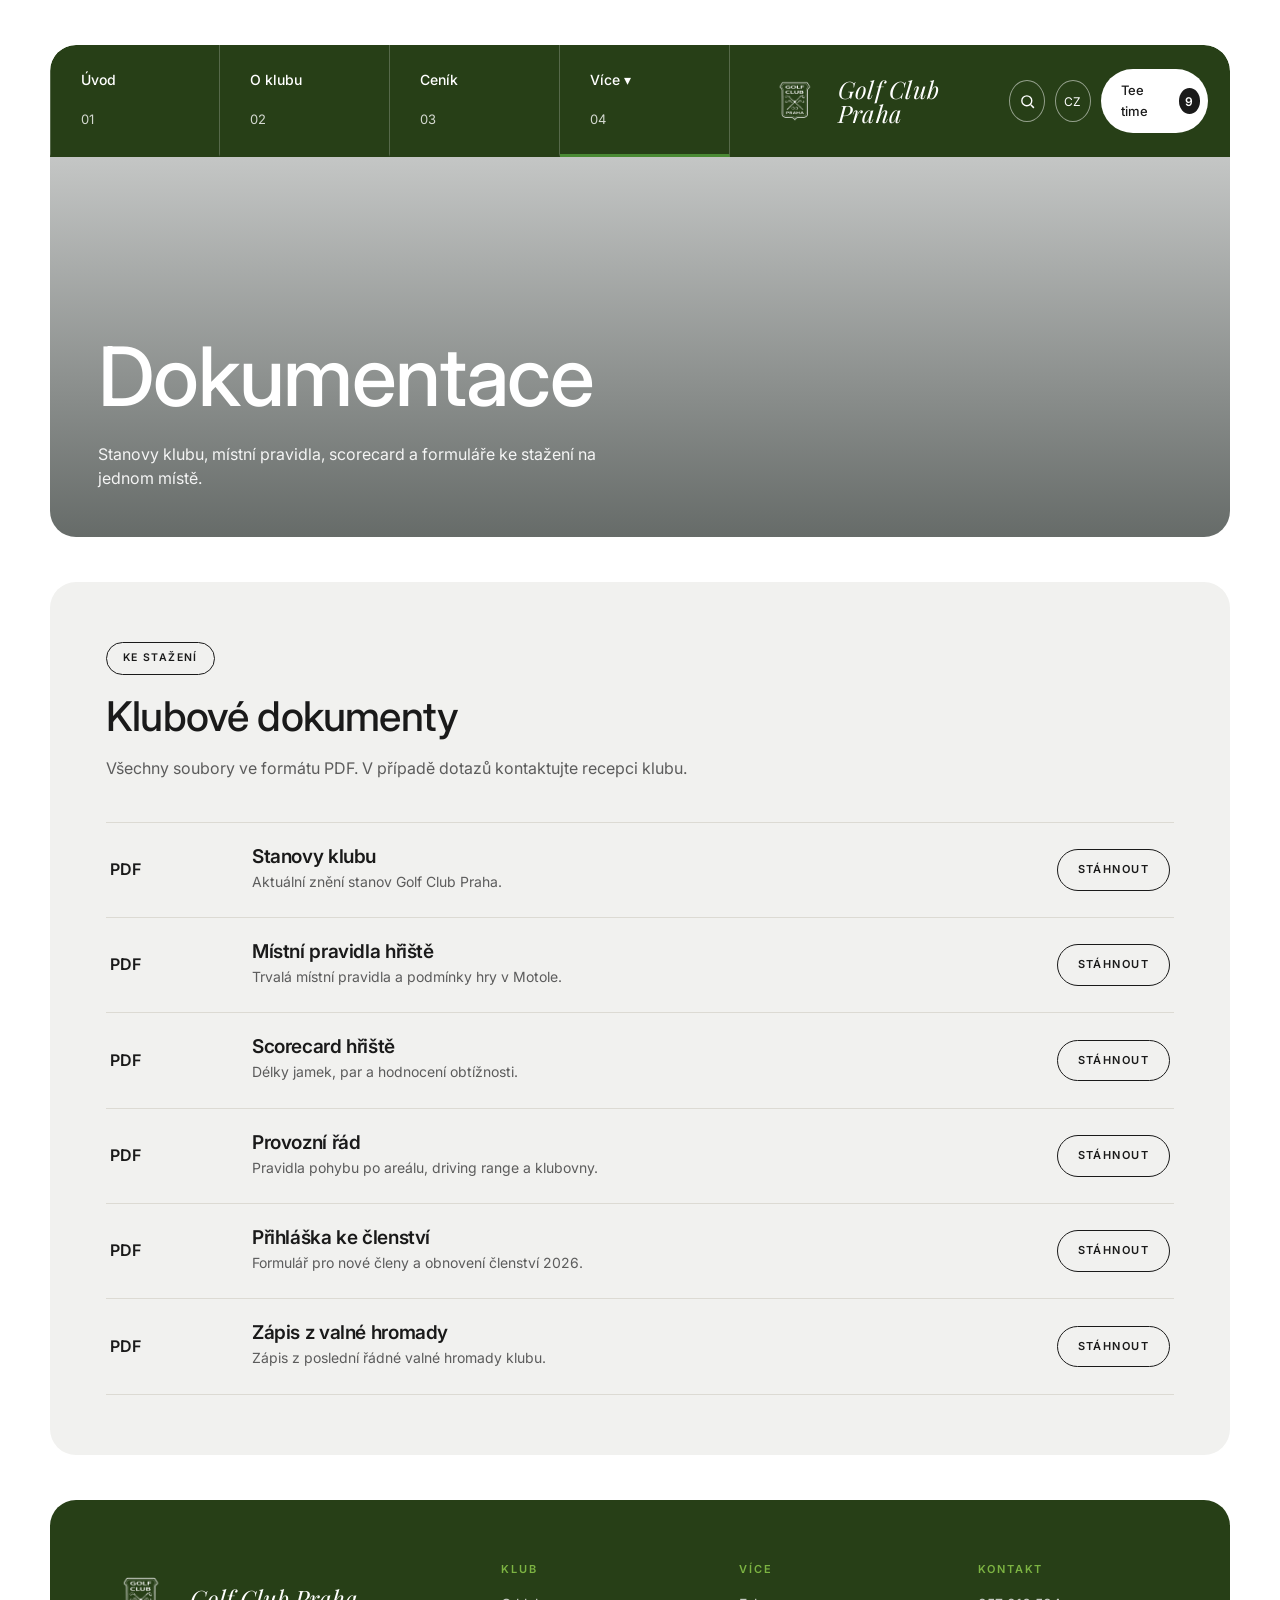
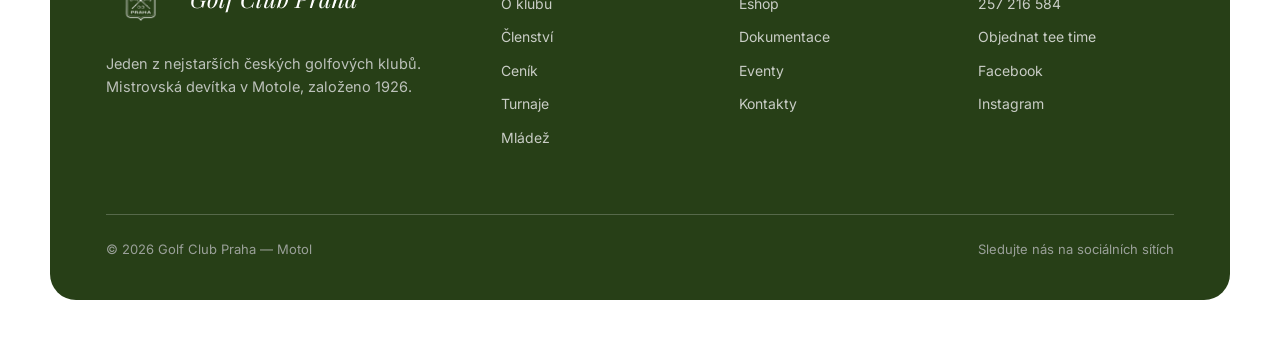
<file: dokumentace.html>
<!DOCTYPE html>
<html lang="cs">
<head>
<meta charset="UTF-8">
<meta name="viewport" content="width=device-width, initial-scale=1.0">
<title>Golf Club Praha — Dokumentace</title>
<link rel="preconnect" href="https://fonts.googleapis.com">
<link rel="preconnect" href="https://fonts.gstatic.com" crossorigin>
<link href="https://fonts.googleapis.com/css2?family=Inter:wght@400;500;600;700&family=Playfair+Display:ital@1&display=swap" rel="stylesheet">
<style>
:root{
  --bg:#ffffff;          /* page background */
  --slate:#273F17;       /* dark petrol header/panels */
  --slate-2:#1d2f10;
  --olive:#4a8a34;       /* army green accent */
  --lime:#7cb342;        /* lime chip */
  --ink:#1a1a1a;
  --gray:#5c5c5c;
  --card:#f1f1ef;        /* slightly gray "off-white" card */
  --white:#ffffff;
  --line:#dcdad3;
  --line-dk:rgba(255,255,255,.22);
}
*{margin:0;padding:0;box-sizing:border-box}
html{scroll-behavior:smooth}
body{
  font-family:"Inter","Helvetica Neue",Arial,sans-serif;
  color:var(--ink);background:var(--bg);
  -webkit-font-smoothing:antialiased;line-height:1.6;
  padding:0 50px;
}
h1,h2,h3,h4{font-weight:500;letter-spacing:-.02em;line-height:1.05}
a{color:inherit;text-decoration:none}
img{display:block;max-width:100%}
.wrap{max-width:1340px;margin-left:auto;margin-right:auto;padding:0}
section{margin-top:45px}

/* pills / chips */
.pill{display:inline-flex;align-items:center;gap:8px;border:1px solid var(--ink);
  border-radius:100px;padding:11px 20px;font-size:11px;letter-spacing:.13em;
  text-transform:uppercase;font-weight:600;background:transparent;color:var(--ink);
  transition:background .2s,color .2s;cursor:pointer;white-space:nowrap}
.pill:hover{background:var(--ink);color:#fff}
.pill.light{border-color:rgba(255,255,255,.7);color:#fff}
.pill.light:hover{background:#fff;color:var(--ink)}
.chip{display:inline-flex;align-items:center;border:1px solid var(--ink);border-radius:100px;
  padding:7px 16px;font-size:10.5px;letter-spacing:.13em;text-transform:uppercase;font-weight:600}
.chip.light{border-color:rgba(255,255,255,.75);color:#fff}

/* arrow link */
.arrow-link{display:inline-flex;align-items:center;gap:14px;font-size:12px;
  letter-spacing:.14em;text-transform:uppercase;font-weight:600}
.arrow-link .ar{font-size:20px;line-height:1;transition:transform .25s}
.arrow-link .lbl{text-decoration:underline;text-underline-offset:5px;text-decoration-thickness:1px}
.arrow-link:hover .ar{transform:translateX(6px)}

/* round icon btn */
.ico{width:42px;height:42px;border-radius:50%;border:1px solid rgba(255,255,255,.5);
  display:flex;align-items:center;justify-content:center;color:#fff;font-size:12px;
  letter-spacing:.06em;transition:background .2s,color .2s}
.ico:hover{background:#fff;color:var(--slate)}
.ico svg{width:17px;height:17px}

/* ===== HERO + NAV ===== */
.hero{margin-top:0;padding-top:45px}
.hero-card{border-radius:26px;overflow:hidden;position:relative}
.topbar{display:grid;grid-template-columns:1fr auto 1fr;align-items:stretch;
  background:var(--slate);position:relative;z-index:3;border-radius:26px 26px 0 0}
.tabs{display:flex}
.tab{padding:20px 30px;color:#fff;display:flex;flex-direction:column;gap:18px;
  min-width:170px;border-bottom:3px solid transparent;border-right:1px solid var(--line-dk);
  transition:border-color .25s;cursor:pointer}
.tab:first-child{border-left:1px solid var(--line-dk)}
.tab .t{font-size:14px;font-weight:500}
.tab .n{font-size:13px;opacity:.8}
.tab.active{border-bottom-color:var(--olive)}
.tab:hover{border-bottom-color:var(--olive)}
.tab.has-drop{position:relative}
.dropdown{position:absolute;top:100%;left:0;min-width:250px;background:var(--slate-2);border-radius:14px;overflow:hidden;
  display:flex;flex-direction:column;opacity:0;visibility:hidden;transform:translateY(8px);
  transition:opacity .2s,transform .2s,visibility .2s;z-index:30;box-shadow:0 20px 40px rgba(0,0,0,.35)}
.tab.has-drop:hover .dropdown,.tab.has-drop.open .dropdown{opacity:1;visibility:visible;transform:translateY(0)}
.dropdown a{padding:15px 24px;color:#fff;font-size:13.5px;letter-spacing:.03em;
  border-bottom:1px solid var(--line-dk);transition:background .2s,color .2s}
.dropdown a:last-child{border-bottom:none}
.dropdown a:hover{background:var(--slate);color:var(--lime)}
.brand{display:flex;align-items:center;gap:12px;padding:0 34px}
.brand .nav-mark{width:44px;height:44px;color:#fff;flex:none}
.brand .bw{color:#fff;font-family:"Playfair Display",Georgia,serif;font-style:italic;
  font-size:24px;letter-spacing:.01em;line-height:1}
.topright{display:flex;align-items:center;justify-content:flex-end;gap:10px;padding:0 22px}
.cartpill{background:#fff;color:var(--ink);border-radius:100px;padding:11px 8px 11px 20px;
  display:flex;align-items:center;gap:14px;font-size:13px;font-weight:500}
.cartpill b{background:var(--ink);color:#fff;border-radius:50%;width:26px;height:26px;
  display:flex;align-items:center;justify-content:center;font-size:12px;font-weight:600}

.hero-body{position:relative;min-height:560px;color:#fff;display:flex;flex-direction:column;
  justify-content:flex-end;padding:42px 48px 46px;
  background:linear-gradient(180deg,rgba(20,28,24,.15),rgba(20,28,24,.55)),
  url("https://images.unsplash.com/photo-1535131749006-b7f58c99034b?q=80&w=2400&auto=format&fit=crop") center/cover}
.crumb{position:absolute;top:30px;left:48px;font-size:14px;opacity:.92;font-weight:400}
.hero-body h1{font-size:clamp(46px,6.4vw,84px);font-weight:500;max-width:14ch}
.hero-body p{max-width:50ch;margin-top:22px;font-size:16px;opacity:.92;line-height:1.55}
.hero-actions{display:flex;gap:12px;flex-wrap:wrap;margin-top:30px}
/* shorter hero for subpages */
.page-hero .hero-body{min-height:380px}

/* ===== STATS ===== */
.stats{background:var(--card);border-radius:26px;overflow:hidden}
.stats-grid{display:grid;grid-template-columns:repeat(4,1fr)}
.stat{padding:40px 38px;border-right:1px solid var(--line)}
.stat:last-child{border-right:none}
.stat .num{font-size:clamp(34px,4.2vw,52px);font-weight:500;line-height:1;letter-spacing:-.03em;white-space:nowrap}
.stat .num span{color:inherit}
.stat .lbl{font-size:12px;letter-spacing:.1em;text-transform:uppercase;color:var(--gray);margin-top:12px;font-weight:500}

/* ===== SPLIT EDITORIAL (fitting style) ===== */
.split{display:grid;grid-template-columns:1fr 1fr;gap:30px}
.panel{background:var(--card);border-radius:26px;overflow:hidden;display:grid}
.panel.img-l{grid-template-columns:1fr 1fr;gap:30px}
.panel.img-r{grid-template-columns:1fr 1fr;gap:30px}
.panel-img{min-height:420px;background-size:cover;background-position:center}
.panel-txt{padding:54px 50px;display:flex;flex-direction:column;justify-content:center}
.panel-txt .chip{margin-bottom:24px}
.panel-txt h2{font-size:clamp(30px,3.2vw,44px);font-weight:500}
.panel-txt p{margin-top:20px;color:var(--gray);font-size:15.5px;max-width:46ch}
.panel-txt .arrow-link{margin-top:34px}
.panel-img.overlay{position:relative;color:#fff;display:flex;align-items:flex-end;padding:46px 44px;min-height:520px}
.panel-img.overlay::before{content:"";position:absolute;inset:0;
  background:linear-gradient(180deg,rgba(20,28,24,.05),rgba(20,28,24,.65))}
.panel-img.overlay > *{position:relative;z-index:2}
.overlay-in h3{font-size:30px;font-weight:500;margin-top:14px}
.overlay-in p{margin-top:14px;font-size:15px;opacity:.92;max-width:42ch}
.overlay-in .arrow-link{margin-top:24px;color:#fff}

/* ===== BANNER + CARDS ===== */
.banner{border-radius:26px;overflow:hidden;position:relative;color:#fff;min-height:480px;
  display:flex;flex-direction:column;justify-content:flex-end;padding:54px 56px;
  background:linear-gradient(90deg,rgba(20,28,24,.7),rgba(20,28,24,.15)),
  url("https://images.unsplash.com/photo-1592919505780-303950717480?q=80&w=2400&auto=format&fit=crop") center/cover}
.banner h2{font-size:clamp(34px,4vw,56px);font-weight:500;margin-top:18px;max-width:16ch}
.banner p{margin-top:16px;font-size:16px;opacity:.92;max-width:52ch}
.banner .arrow-link{margin-top:26px;color:#fff}
.cards{display:grid;grid-template-columns:repeat(3,1fr);gap:30px;margin-top:45px}
.card{border-radius:26px;overflow:hidden;position:relative;min-height:440px;color:#fff;
  display:flex;flex-direction:column;justify-content:flex-end;padding:34px 32px;background-size:cover;background-position:center}
.card::before{content:"";position:absolute;inset:0;background:linear-gradient(180deg,rgba(20,28,24,.05),rgba(20,28,24,.7))}
.card > *{position:relative;z-index:2}
.card h3{font-size:26px;font-weight:500}
.card p{font-size:14px;opacity:.9;margin:12px 0 18px;max-width:34ch}
.card .arrow-link{color:#fff}

/* ===== PRICING ===== */
.pricing{background:var(--card);border-radius:26px;padding:60px 56px}
.pricing .head{display:flex;justify-content:space-between;align-items:flex-end;flex-wrap:wrap;gap:20px;margin-bottom:14px}
.pricing h2{font-size:clamp(34px,4vw,52px);font-weight:500}
.pricing .sub{color:var(--gray);margin-top:10px;font-size:16px}
.price-cols{display:grid;grid-template-columns:1fr 1fr;gap:60px;margin-top:46px}
.price-block{margin-bottom:40px}
.price-block h3{font-size:12px;letter-spacing:.16em;text-transform:uppercase;font-weight:600;
  color:var(--ink);border-bottom:2px solid var(--olive);padding-bottom:14px;margin-bottom:4px}
.price-row{display:flex;justify-content:space-between;align-items:baseline;gap:20px;
  padding:17px 0;border-bottom:1px solid var(--line)}
.price-row .desc{font-size:15.5px;color:#2a2a2a}
.price-row .desc .muted{display:block;font-size:13px;color:var(--gray);margin-top:3px}
.price-row .amt{font-size:20px;font-weight:600;white-space:nowrap;letter-spacing:-.02em}
.price-row .amt .member{display:block;font-size:12px;font-weight:500;color:var(--gray);text-align:right;margin-top:3px}
.pricing-note{margin-top:30px;font-size:13.5px;color:var(--gray)}

/* academy / offer panel */
.offer{background:var(--slate);color:#fff;border-radius:26px;padding:54px 50px;
  display:grid;grid-template-columns:1.25fr 1fr;gap:48px;align-items:center;margin-top:45px}
.offer .chip{margin-bottom:20px}
.offer h3{font-size:32px;font-weight:500}
.offer p{color:#c9cdc6;margin-top:16px;font-size:15px;max-width:46ch}
.offer .arrow-link{margin-top:26px;color:#fff}
.tiers{display:flex;flex-direction:column;gap:14px}
.tier{display:flex;justify-content:space-between;align-items:center;
  border-bottom:1px solid var(--line-dk);padding-bottom:14px;font-size:16px}
.tier b{font-weight:600;font-size:19px;letter-spacing:-.02em}
.tier b span{color:inherit}
.price-cta{display:flex;gap:12px;flex-wrap:wrap;margin-top:42px}

/* ===== CENTERED FEATURE BANNER ===== */
.feature{border-radius:26px;overflow:hidden;position:relative;color:#fff;min-height:640px;
  display:flex;flex-direction:column;align-items:center;justify-content:center;text-align:center;
  padding:70px 40px;
  background:linear-gradient(180deg,rgba(20,28,24,.4),rgba(20,28,24,.55)),
  url("https://images.unsplash.com/photo-1500932334442-8761ee4810a7?q=80&w=2400&auto=format&fit=crop") center/cover}
.feature h2{font-size:clamp(34px,4.8vw,62px);font-weight:500;max-width:17ch;line-height:1.08;margin-top:24px}
.feature p{margin-top:24px;max-width:62ch;font-size:15.5px;opacity:.92;line-height:1.6}
.feature .feats{display:flex;flex-wrap:wrap;gap:14px 26px;justify-content:center;align-items:center;
  margin-top:40px;font-size:12px;letter-spacing:.14em;text-transform:uppercase;font-weight:600}
.feature .feats .dot{opacity:.55}

/* ===== PRODUCT DETAIL ===== */
.product{background:var(--card);border-radius:26px;padding:46px;display:grid;
  grid-template-columns:1fr 1fr;gap:40px;align-items:stretch}
.pmedia{position:relative;display:flex;align-items:center;justify-content:center;min-height:540px}
.pmedia .badge360{position:absolute;top:4px;left:4px;font-size:13px;display:flex;align-items:center;gap:8px;color:var(--ink);z-index:2}
.pmedia .pimg{width:88%;border-radius:18px;object-fit:cover;aspect-ratio:1/1}
.pthumbs{position:absolute;left:4px;bottom:4px;display:flex;flex-direction:column;gap:12px;z-index:2}
.pthumb{width:56px;height:56px;border-radius:12px;overflow:hidden;border:1px solid var(--line);background:#fff;cursor:pointer;transition:border-color .2s}
.pthumb.active,.pthumb:hover{border-color:var(--ink)}
.pthumb img{width:100%;height:100%;object-fit:cover}
.pcard{background:var(--white);border-radius:20px;padding:46px 44px;display:flex;flex-direction:column}
.pcard h2{font-size:clamp(30px,3.2vw,44px);font-weight:500}
.pcard .ey{font-size:12px;letter-spacing:.13em;text-transform:uppercase;font-weight:600;margin-top:20px}
.pcard .lead{color:var(--gray);margin-top:14px;font-size:15px;line-height:1.6}
.opt-label{font-size:11px;letter-spacing:.14em;text-transform:uppercase;font-weight:600;color:var(--gray);margin:24px 0 10px}
.opts{display:flex;gap:12px;flex-wrap:wrap}
.opt{min-width:92px;height:60px;border:1px solid var(--line);border-radius:12px;display:flex;
  align-items:center;justify-content:center;font-size:14px;cursor:pointer;background:#fff;transition:border-color .2s;padding:0 14px;text-align:center}
.opt.active,.opt:hover{border-color:var(--ink)}
.buybtn{display:block;width:100%;text-align:center;border:1px solid var(--ink);border-radius:100px;
  padding:18px;margin-top:28px;font-size:13px;letter-spacing:.1em;text-transform:uppercase;font-weight:600;
  transition:background .2s,color .2s}
.buybtn:hover{background:var(--ink);color:#fff}
.shipnote{font-size:13px;color:var(--gray);margin-top:14px}
.shipnote b{color:var(--ink)}
.acc{margin-top:24px;border-top:1px solid var(--line)}
.acc-item{border-bottom:1px solid var(--line)}
.acc-h{display:flex;justify-content:space-between;align-items:center;padding:18px 0;cursor:pointer;
  font-size:12px;letter-spacing:.13em;text-transform:uppercase;font-weight:600;list-style:none}
.acc-h::-webkit-details-marker{display:none}
.acc-h .pm{width:22px;height:22px;border-radius:50%;border:1px solid var(--gray);display:flex;
  align-items:center;justify-content:center;color:var(--gray);font-size:15px;line-height:1}
details[open] .acc-h .pm{color:var(--ink);border-color:var(--ink)}
.acc-b{padding:0 0 20px;color:var(--gray);font-size:14.5px;line-height:1.6}

/* ===== GENERIC CONTENT BLOCKS (subpages) ===== */
.block{background:var(--card);border-radius:26px;padding:60px 56px}
.block.dark{background:var(--slate);color:#fff}
.sec-head{max-width:62ch}
.sec-head .chip{margin-bottom:20px}
.sec-head h2{font-size:clamp(28px,3.2vw,46px);font-weight:500}
.sec-head p{margin-top:18px;color:var(--gray);font-size:16px}
.block.dark .sec-head p{color:#c9cdc6}
.prose{max-width:72ch}
.prose p{margin-top:16px;color:var(--gray);font-size:16px}
.prose p:first-child{margin-top:24px}
.block.dark .prose p{color:#c9cdc6}

/* info cards */
.info-grid{display:grid;grid-template-columns:repeat(3,1fr);gap:30px;margin-top:40px}
.info{background:var(--white);border-radius:20px;padding:34px 30px;border:1px solid var(--line)}
.info .num{font-size:34px;font-weight:500;color:var(--olive);letter-spacing:-.02em}
.info h3{font-size:20px;font-weight:600;margin-top:8px}
.info p{margin-top:12px;color:var(--gray);font-size:14.5px}

/* list rows */
.rows{margin-top:40px;border-top:1px solid var(--line)}
.row-item{display:flex;align-items:center;gap:24px;padding:24px 4px;border-bottom:1px solid var(--line)}
.row-item .date{flex:none;width:118px;font-weight:600;font-size:16px}
.row-item .date span{display:block;color:var(--gray);font-weight:500;font-size:13px;margin-top:2px}
.row-item .rmain{flex:1;min-width:0}
.row-item h3{font-size:19px;font-weight:600}
.row-item p{color:var(--gray);font-size:14px;margin-top:4px}
.row-item .pill{flex:none}

/* membership / plan cards */
.plans{display:grid;grid-template-columns:repeat(3,1fr);gap:30px;margin-top:40px}
.plan{background:var(--white);border-radius:20px;padding:40px 34px;display:flex;flex-direction:column;border:1px solid var(--line)}
.plan.feat{background:var(--slate);color:#fff;border-color:var(--slate)}
.plan .pname{font-size:12px;letter-spacing:.14em;text-transform:uppercase;font-weight:600;color:var(--olive)}
.plan.feat .pname{color:var(--lime)}
.plan .price{font-size:42px;font-weight:500;margin-top:16px;letter-spacing:-.03em}
.plan .price small{font-size:15px;color:var(--gray);font-weight:500;letter-spacing:0}
.plan.feat .price small{color:#c9cdc6}
.plan ul{list-style:none;margin:24px 0 28px;display:flex;flex-direction:column;gap:13px}
.plan li{font-size:14.5px;padding-left:26px;position:relative;color:var(--gray)}
.plan.feat li{color:#dfe3dd}
.plan li::before{content:"✓";position:absolute;left:0;color:var(--olive);font-weight:700}
.plan.feat li::before{color:var(--lime)}
.plan .pill{margin-top:auto;justify-content:center}
.plan.feat .pill{border-color:rgba(255,255,255,.7);color:#fff}
.plan.feat .pill:hover{background:#fff;color:var(--ink)}

/* shop grid */
.shop{display:grid;grid-template-columns:repeat(3,1fr);gap:30px;margin-top:40px}
.prod{background:var(--white);border-radius:20px;overflow:hidden;border:1px solid var(--line);display:flex;flex-direction:column;transition:transform .25s}
.prod:hover{transform:translateY(-5px)}
.prod .ph{aspect-ratio:4/3;background-color:var(--card);background-size:cover;background-position:center}
.prod .pb{padding:22px 22px 26px}
.prod .tag{font-size:10.5px;letter-spacing:.14em;text-transform:uppercase;font-weight:600;color:var(--olive)}
.prod h3{font-size:18px;font-weight:600;margin-top:8px}
.prod .pr{font-size:18px;font-weight:600;margin-top:10px;letter-spacing:-.02em}

/* contact */
.contact{display:grid;grid-template-columns:1fr 1fr;gap:30px}
.contact-info{background:var(--card);border-radius:26px;padding:54px 50px}
.contact-info h2{font-size:clamp(26px,3vw,40px);font-weight:500;margin-bottom:14px}
.contact-info .line{padding:18px 0;border-bottom:1px solid var(--line)}
.contact-info .line:last-child{border-bottom:none}
.contact-info .k{font-size:11px;letter-spacing:.14em;text-transform:uppercase;color:var(--gray);font-weight:600}
.contact-info .v{font-size:18px;margin-top:6px}
.map{border-radius:26px;overflow:hidden;min-height:440px;background:var(--card)}
.map iframe{width:100%;height:100%;border:0;display:block;min-height:440px}

/* ===== FOOTER ===== */
footer.wrap{background:var(--slate);color:#fff;border-radius:26px;padding:64px 56px 40px;margin-top:45px;margin-bottom:45px}
.foot-grid{display:grid;grid-template-columns:1.8fr 1fr 1fr 1fr;gap:42px;margin-bottom:54px}
.foot-logo{display:flex;align-items:center;gap:14px}
.foot-mark{width:48px;height:48px;flex:none;color:#fff}
.foot-logo .bw{font-family:"Playfair Display",Georgia,serif;font-style:italic;font-size:24px;color:#fff}
footer p.about{margin-top:18px;color:#bcc1ba;max-width:36ch;font-size:14.5px}
.foot-col h4{font-size:11px;letter-spacing:.16em;text-transform:uppercase;color:var(--lime);margin-bottom:18px;font-weight:600}
.foot-col a{display:block;color:#c9cdc6;font-size:14px;margin-bottom:11px;transition:color .2s}
.foot-col a:hover{color:#fff}
.foot-bottom{border-top:1px solid var(--line-dk);padding-top:24px;display:flex;
  justify-content:space-between;flex-wrap:wrap;gap:12px;font-size:13px;color:#9aa099}

@media(max-width:1080px){
  .tabs{display:none}
  .topbar{grid-template-columns:auto 1fr}
  .brand{padding-left:22px}
  .stats-grid{grid-template-columns:1fr 1fr}
  .stat:nth-child(2){border-right:none}
  .stat:nth-child(-n+2){border-bottom:1px solid var(--line)}
  .split{grid-template-columns:1fr}
  .panel.img-l,.panel.img-r{grid-template-columns:1fr}
  .cards{grid-template-columns:1fr}
  .price-cols{grid-template-columns:1fr;gap:30px}
  .offer{grid-template-columns:1fr;gap:30px}
  .product{grid-template-columns:1fr;gap:30px;padding:30px}
  .pmedia{min-height:380px}
  .info-grid,.plans,.shop{grid-template-columns:1fr}
  .contact{grid-template-columns:1fr}
  .foot-grid{grid-template-columns:1fr 1fr}
  body{padding:0 24px}
}
@media(max-width:620px){
  body{padding:0 16px}
  .topright .ico{display:none}
  .block,.pricing,.banner,.offer,.contact-info{padding-left:28px;padding-right:28px}
  .panel-txt{padding:36px 28px}
  .hero-body{padding:32px 26px 34px}
  .crumb{left:26px;font-size:12px}
  .row-item{flex-wrap:wrap;gap:10px}
  .row-item .date{width:auto}
  .foot-grid{grid-template-columns:1fr}
}

/* ===== LOGO + THICKER HEADER + MOBILE MENU ===== */
.brand .nav-mark{height:56px;width:auto}
.foot-mark{height:60px;width:auto}
.tab{padding-top:24px;padding-bottom:24px}
.menu-btn{display:none;position:absolute;right:20px;top:0;bottom:0;margin:auto 0;width:48px;height:48px;
  border-radius:50%;border:none;background:transparent;cursor:pointer;padding:0;
  align-items:center;justify-content:center;z-index:8;transition:transform .2s}
.menu-btn:hover{transform:scale(1.08)}
.menu-btn img{width:46px;height:46px;display:block}

.mnav{display:none;position:absolute;top:100%;left:0;right:0;background:#273F17;flex-direction:column;
  z-index:50;border-radius:0 0 18px 18px;overflow-y:auto;max-height:calc(100vh - 120px);box-shadow:0 24px 40px rgba(0,0,0,.35)}
.hero-card.menu-open{overflow:visible}
.mnav.open{display:flex}
.mnav a{padding:16px 26px;color:#fff;font-size:15px;border-bottom:1px solid rgba(255,255,255,.14)}
.mnav a:last-child{border-bottom:none}
.mnav a:hover{background:var(--slate-2);color:var(--lime)}
@media(max-width:1080px){
  .menu-btn{display:flex}
  .topbar{grid-template-columns:1fr;min-height:84px}
  .topright{display:none}
  .brand{justify-content:flex-start;padding-left:24px}
}

/* ===== LOGO BADGE (pravé logo klubu) ===== */
.logo-badge{display:inline-flex;align-items:center;justify-content:center;flex:none}
.brand .logo-badge img{height:62px;width:auto;display:block}
.foot-logo .logo-badge img{height:70px;width:auto;display:block}

.mnav-tee{display:flex;align-items:center;justify-content:center;gap:10px;margin:10px;padding:14px;
  background:#fff;color:var(--ink)!important;border-radius:100px;font-weight:600;border-bottom:none!important}
.mnav-tee b{background:var(--ink);color:#fff;border-radius:50%;width:24px;height:24px;display:inline-flex;align-items:center;justify-content:center;font-size:12px}
.mnav-tee:hover{background:var(--lime)!important;color:#fff!important}
/* reveal animace */
.reveal{opacity:0;transform:translateY(34px);transition:opacity .7s cubic-bezier(.2,.7,.2,1),transform .7s cubic-bezier(.2,.7,.2,1)}
.reveal.in{opacity:1;transform:none}
.reveal-l{opacity:0;transform:translateX(-46px);transition:opacity .7s cubic-bezier(.2,.7,.2,1),transform .7s cubic-bezier(.2,.7,.2,1)}
.reveal-l.in{opacity:1;transform:none}
.reveal-r{opacity:0;transform:translateX(46px);transition:opacity .7s cubic-bezier(.2,.7,.2,1),transform .7s cubic-bezier(.2,.7,.2,1)}
.reveal-r.in{opacity:1;transform:none}
.reveal-d{transition-delay:.12s}.reveal-d2{transition-delay:.24s}.reveal-d3{transition-delay:.36s}
@media(prefers-reduced-motion:reduce){.reveal,.reveal-l,.reveal-r{opacity:1!important;transform:none!important;transition:none!important}}
</style>
</head>
<body>

<header class="hero wrap page-hero">
  <div class="hero-card">
    <div class="topbar">
      <button class="menu-btn" aria-label="Menu" onclick="gcpMenu()"><img src="menu-ball.png" alt="Menu"></button>
      <nav class="tabs">
        <a href="index.html" class="tab"><span class="t">Úvod</span><span class="n">01</span></a>
        <a href="o-klubu.html" class="tab"><span class="t">O klubu</span><span class="n">02</span></a>
        <a href="cenik.html" class="tab"><span class="t">Ceník</span><span class="n">03</span></a>
        <div class="tab has-drop active"><span class="t">Více ▾</span><span class="n">04</span>
          <div class="dropdown">
            <a href="clenstvi.html">Členství</a>
            <a href="turnaje.html">Turnaje</a>
            <a href="mladez.html">Mládež</a>
            <a href="eshop.html">Eshop</a>
            <a href="dokumentace.html">Dokumentace</a>
            <a href="eventy.html">Eventy</a>
            <a href="kontakt.html">Kontakty</a>
          </div>
        </div>
      </nav>
      <nav class="mnav" id="mnav">
        <a href="http://rezervace.gcp.cz" class="mnav-tee">Tee time <b>9</b></a>
        <a href="index.html">Úvod</a>
        <a href="o-klubu.html">O klubu</a>
        <a href="cenik.html">Ceník</a>
        <a href="clenstvi.html">Členství</a>
        <a href="turnaje.html">Turnaje</a>
        <a href="mladez.html">Mládež</a>
        <a href="eshop.html">Eshop</a>
        <a href="dokumentace.html">Dokumentace</a>
        <a href="eventy.html">Eventy</a>
        <a href="kontakt.html">Kontakty</a>
      </nav>
      <a href="index.html" class="brand">
        <span class="logo-badge"><img src="logo-white.png" alt="Golf Club Praha"></span>
        <span class="bw">Golf Club Praha</span>
      </a>
      <div class="topright">
        <a class="ico" aria-label="Hledat"><svg viewBox="0 0 24 24" fill="none" stroke="currentColor" stroke-width="2"><circle cx="11" cy="11" r="7"/><path d="m21 21-4.3-4.3"/></svg></a>
        <a class="ico">CZ</a>
        <a href="http://rezervace.gcp.cz" class="cartpill">Tee time <b>9</b></a>
      </div>
    </div>
    <div class="hero-body" style="background:linear-gradient(180deg,rgba(20,28,24,.25),rgba(20,28,24,.65)),url('https://images.unsplash.com/photo-1500932334442-8761ee4810a7?q=80&w=2400&auto=format&fit=crop') center/cover">
      <h1>Dokumentace</h1>
      <p>Stanovy klubu, místní pravidla, scorecard a formuláře ke stažení na jednom místě.</p>
    </div>
  </div>
</header>

<!-- DOKUMENTY -->
<section class="wrap">
  <div class="block">
    <div class="sec-head">
      <span class="chip">Ke stažení</span>
      <h2>Klubové dokumenty</h2>
      <p>Všechny soubory ve formátu PDF. V případě dotazů kontaktujte recepci klubu.</p>
    </div>
    <div class="rows">
      <div class="row-item">
        <div class="date">PDF</div>
        <div class="rmain"><h3>Stanovy klubu</h3><p>Aktuální znění stanov Golf Club Praha.</p></div>
        <a href="#" class="pill">Stáhnout</a>
      </div>
      <div class="row-item">
        <div class="date">PDF</div>
        <div class="rmain"><h3>Místní pravidla hřiště</h3><p>Trvalá místní pravidla a podmínky hry v Motole.</p></div>
        <a href="#" class="pill">Stáhnout</a>
      </div>
      <div class="row-item">
        <div class="date">PDF</div>
        <div class="rmain"><h3>Scorecard hřiště</h3><p>Délky jamek, par a hodnocení obtížnosti.</p></div>
        <a href="#" class="pill">Stáhnout</a>
      </div>
      <div class="row-item">
        <div class="date">PDF</div>
        <div class="rmain"><h3>Provozní řád</h3><p>Pravidla pohybu po areálu, driving range a klubovny.</p></div>
        <a href="#" class="pill">Stáhnout</a>
      </div>
      <div class="row-item">
        <div class="date">PDF</div>
        <div class="rmain"><h3>Přihláška ke členství</h3><p>Formulář pro nové členy a obnovení členství 2026.</p></div>
        <a href="#" class="pill">Stáhnout</a>
      </div>
      <div class="row-item">
        <div class="date">PDF</div>
        <div class="rmain"><h3>Zápis z valné hromady</h3><p>Zápis z poslední řádné valné hromady klubu.</p></div>
        <a href="#" class="pill">Stáhnout</a>
      </div>
    </div>
  </div>
</section>

<footer class="wrap">
  <div class="foot-grid">
    <div>
      <div class="foot-logo">
        <span class="logo-badge foot-badge"><img src="logo-white.png" alt="Golf Club Praha"></span>
        <span class="bw">Golf Club Praha</span>
      </div>
      <p class="about">Jeden z nejstarších českých golfových klubů. Mistrovská devítka v Motole, založeno 1926.</p>
    </div>
    <div class="foot-col"><h4>Klub</h4><a href="o-klubu.html">O klubu</a><a href="clenstvi.html">Členství</a><a href="cenik.html">Ceník</a><a href="turnaje.html">Turnaje</a><a href="mladez.html">Mládež</a></div>
    <div class="foot-col"><h4>Více</h4><a href="eshop.html">Eshop</a><a href="dokumentace.html">Dokumentace</a><a href="eventy.html">Eventy</a><a href="kontakt.html">Kontakty</a></div>
    <div class="foot-col"><h4>Kontakt</h4><a href="tel:257216584">257 216 584</a><a href="http://rezervace.gcp.cz">Objednat tee time</a><a href="http://facebook.com/gcp.cz">Facebook</a><a href="http://instagram.com/golfclubpraha">Instagram</a></div>
  </div>
  <div class="foot-bottom"><span>© 2026 Golf Club Praha — Motol</span><span>Sledujte nás na sociálních sítích</span></div>
</footer>

<script>
(function(){
  document.querySelectorAll('.has-drop').forEach(function(d){
    d.addEventListener('click',function(e){
      if(e.target.closest('.dropdown')) return;
      e.stopPropagation();
      d.classList.toggle('open');
    });
  });
  document.addEventListener('click',function(){
    document.querySelectorAll('.has-drop.open').forEach(function(d){d.classList.remove('open');});
  });
})();
</script>
<script>function gcpMenu(){var m=document.getElementById('mnav');if(!m)return;var op=m.classList.toggle('open');var hc=m.closest('.hero-card');if(hc)hc.classList.toggle('menu-open',op);}</script>
<script>
(function(){
  var els=document.querySelectorAll('.stats,.stat,.ed-row,.ed-txt,.card,.banner,.feature,.product,.pricing,.offer,.plans .plan,.info,.shop .prod,.row-item,.block');
  els.forEach(function(el,i){
    if(el.closest('.topbar')||el.closest('.mnav')) return;
    if(!el.classList.contains('reveal')&&!el.classList.contains('reveal-l')&&!el.classList.contains('reveal-r')) el.classList.add('reveal');
  });
  if(!('IntersectionObserver' in window)){document.querySelectorAll('.reveal,.reveal-l,.reveal-r').forEach(function(e){e.classList.add('in')});return;}
  var io=new IntersectionObserver(function(entries){
    entries.forEach(function(en){ if(en.isIntersecting){ en.target.classList.add('in'); io.unobserve(en.target);} });
  },{threshold:.12,rootMargin:'0px 0px -40px 0px'});
  document.querySelectorAll('.reveal,.reveal-l,.reveal-r').forEach(function(e){io.observe(e)});
})();
</script>
</body>
</html>
</file>
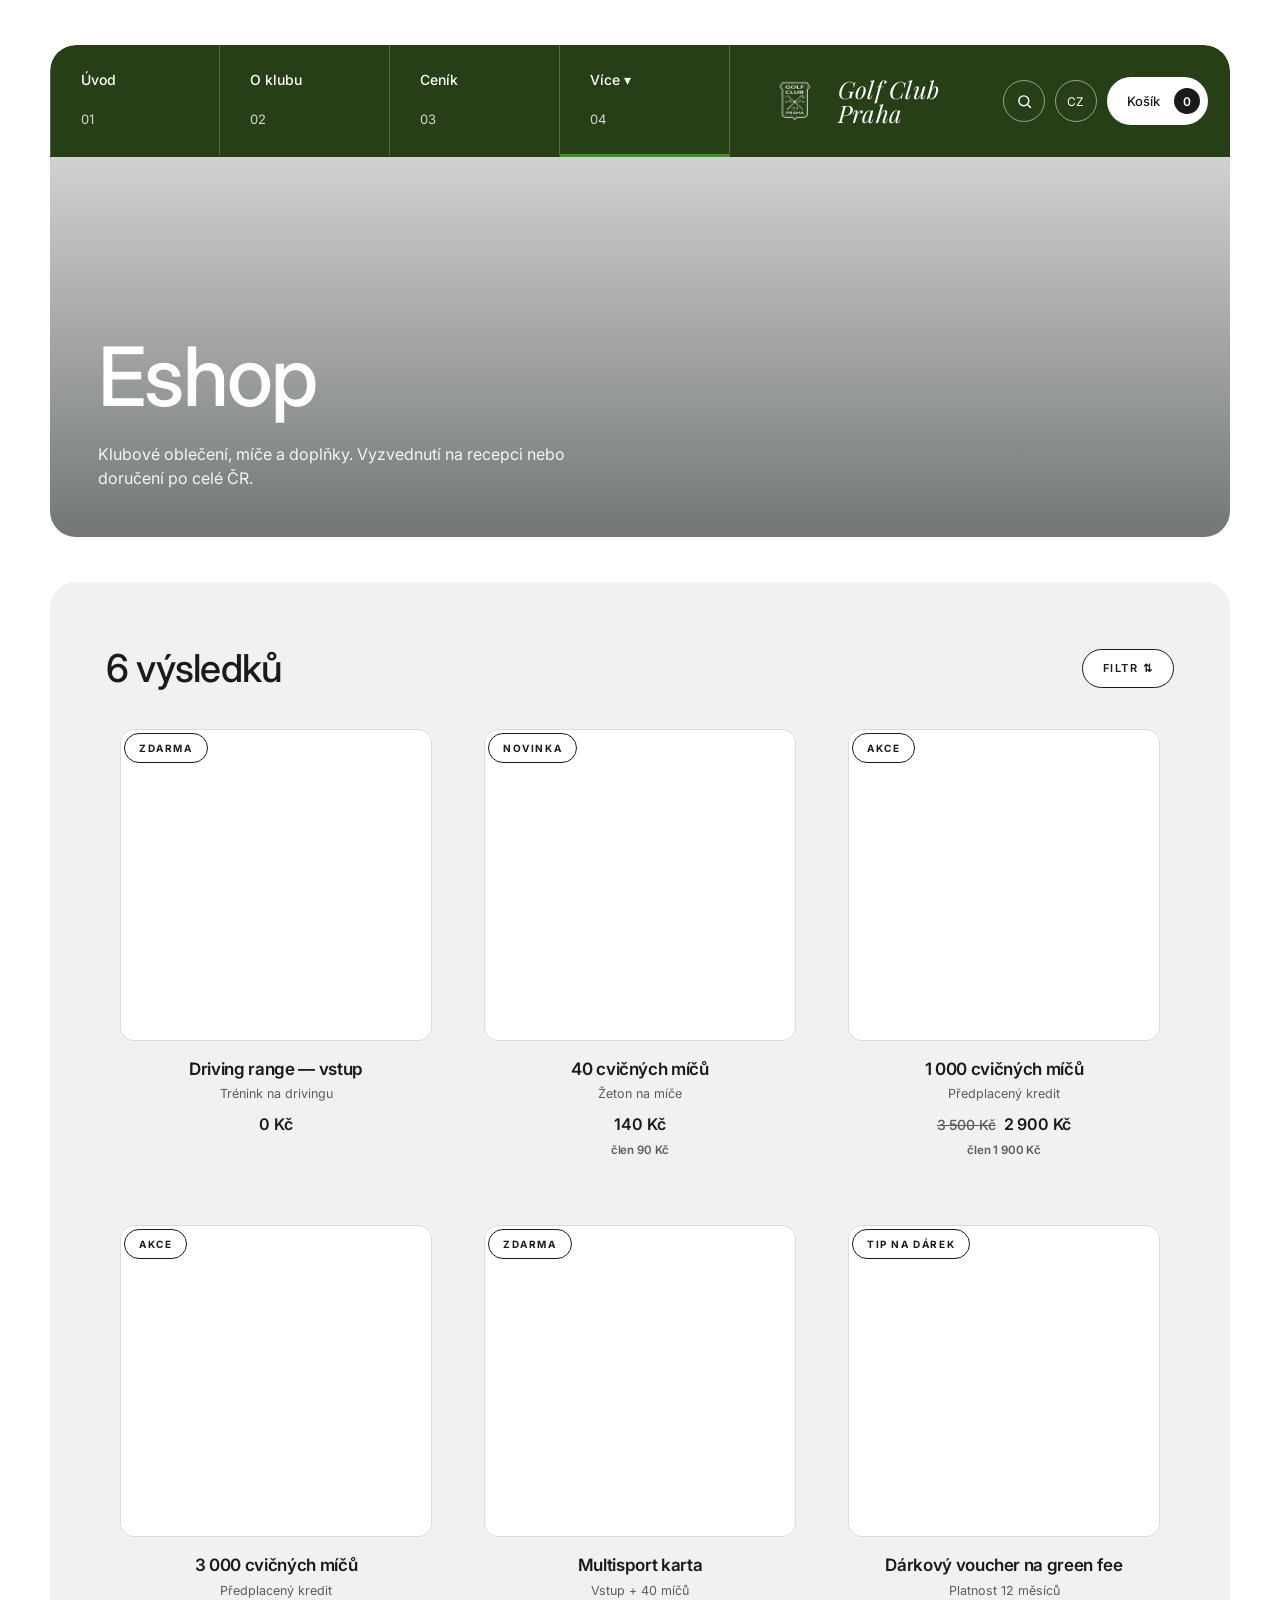
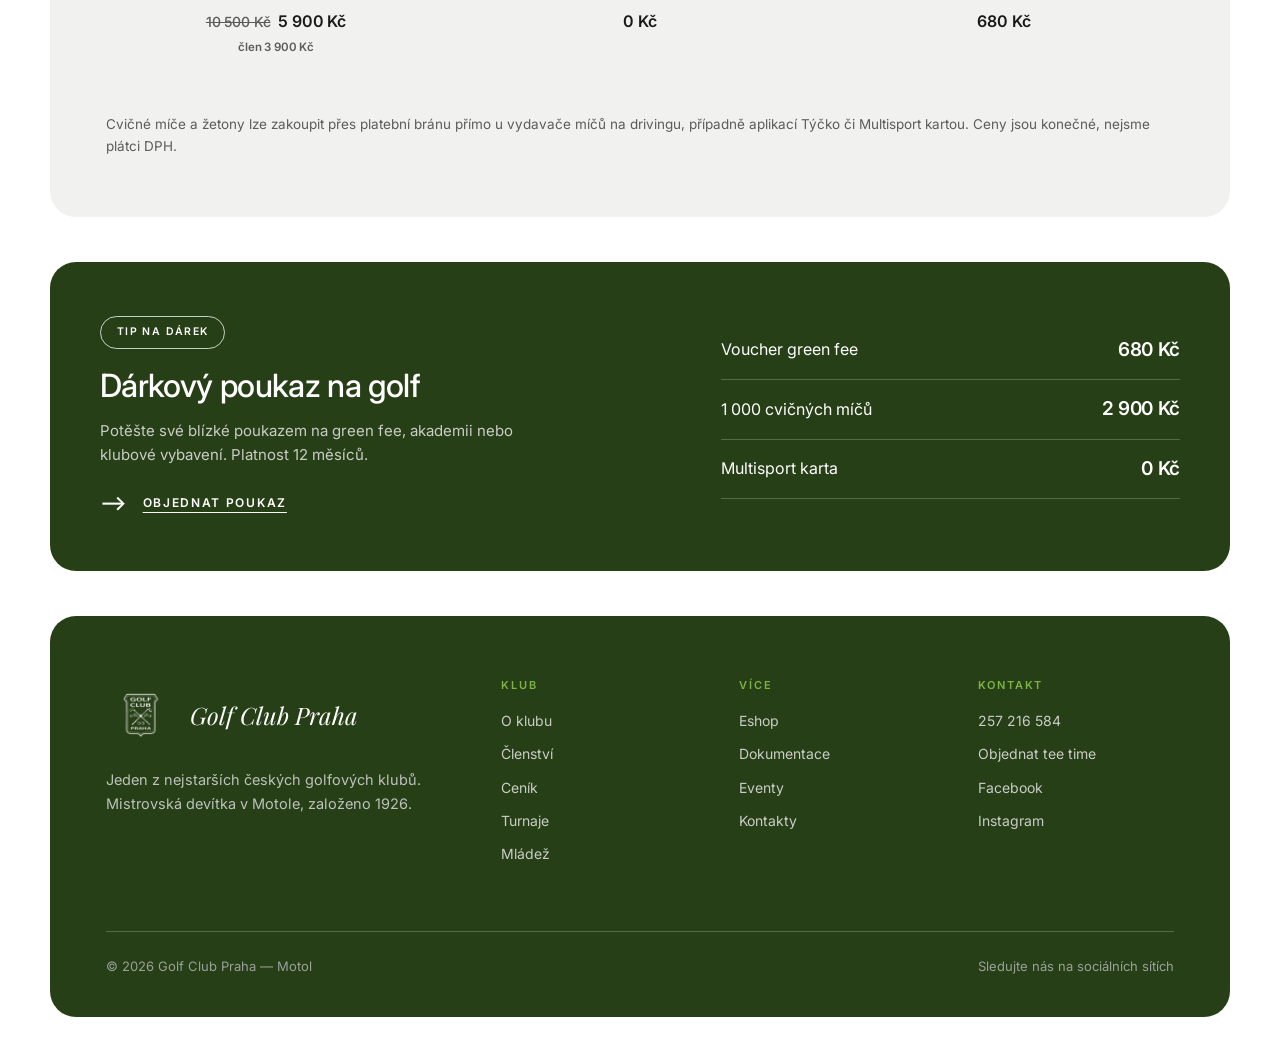
<file: eshop.html>
<!DOCTYPE html>
<html lang="cs">
<head>
<meta charset="UTF-8">
<meta name="viewport" content="width=device-width, initial-scale=1.0">
<title>Golf Club Praha — Eshop</title>
<link rel="preconnect" href="https://fonts.googleapis.com">
<link rel="preconnect" href="https://fonts.gstatic.com" crossorigin>
<link href="https://fonts.googleapis.com/css2?family=Inter:wght@400;500;600;700&family=Playfair+Display:ital@1&display=swap" rel="stylesheet">
<style>
:root{
  --bg:#ffffff;          /* page background */
  --slate:#273F17;       /* dark petrol header/panels */
  --slate-2:#1d2f10;
  --olive:#4a8a34;       /* army green accent */
  --lime:#7cb342;        /* lime chip */
  --ink:#1a1a1a;
  --gray:#5c5c5c;
  --card:#f1f1ef;        /* slightly gray "off-white" card */
  --white:#ffffff;
  --line:#dcdad3;
  --line-dk:rgba(255,255,255,.22);
}
*{margin:0;padding:0;box-sizing:border-box}
html{scroll-behavior:smooth}
body{
  font-family:"Inter","Helvetica Neue",Arial,sans-serif;
  color:var(--ink);background:var(--bg);
  -webkit-font-smoothing:antialiased;line-height:1.6;
  padding:0 50px;
}
h1,h2,h3,h4{font-weight:500;letter-spacing:-.02em;line-height:1.05}
a{color:inherit;text-decoration:none}
img{display:block;max-width:100%}
.wrap{max-width:1340px;margin-left:auto;margin-right:auto;padding:0}
section{margin-top:45px}

/* pills / chips */
.pill{display:inline-flex;align-items:center;gap:8px;border:1px solid var(--ink);
  border-radius:100px;padding:11px 20px;font-size:11px;letter-spacing:.13em;
  text-transform:uppercase;font-weight:600;background:transparent;color:var(--ink);
  transition:background .2s,color .2s;cursor:pointer;white-space:nowrap}
.pill:hover{background:var(--ink);color:#fff}
.pill.light{border-color:rgba(255,255,255,.7);color:#fff}
.pill.light:hover{background:#fff;color:var(--ink)}
.chip{display:inline-flex;align-items:center;border:1px solid var(--ink);border-radius:100px;
  padding:7px 16px;font-size:10.5px;letter-spacing:.13em;text-transform:uppercase;font-weight:600}
.chip.light{border-color:rgba(255,255,255,.75);color:#fff}

/* arrow link */
.arrow-link{display:inline-flex;align-items:center;gap:14px;font-size:12px;
  letter-spacing:.14em;text-transform:uppercase;font-weight:600}
.arrow-link .ar{font-size:20px;line-height:1;transition:transform .25s}
.arrow-link .lbl{text-decoration:underline;text-underline-offset:5px;text-decoration-thickness:1px}
.arrow-link:hover .ar{transform:translateX(6px)}

/* round icon btn */
.ico{width:42px;height:42px;border-radius:50%;border:1px solid rgba(255,255,255,.5);
  display:flex;align-items:center;justify-content:center;color:#fff;font-size:12px;
  letter-spacing:.06em;transition:background .2s,color .2s}
.ico:hover{background:#fff;color:var(--slate)}
.ico svg{width:17px;height:17px}

/* ===== HERO + NAV ===== */
.hero{margin-top:0;padding-top:45px}
.hero-card{border-radius:26px;overflow:hidden;position:relative}
.topbar{display:grid;grid-template-columns:1fr auto 1fr;align-items:stretch;
  background:var(--slate);position:relative;z-index:3;border-radius:26px 26px 0 0}
.tabs{display:flex}
.tab{padding:20px 30px;color:#fff;display:flex;flex-direction:column;gap:18px;
  min-width:170px;border-bottom:3px solid transparent;border-right:1px solid var(--line-dk);
  transition:border-color .25s;cursor:pointer}
.tab:first-child{border-left:1px solid var(--line-dk)}
.tab .t{font-size:14px;font-weight:500}
.tab .n{font-size:13px;opacity:.8}
.tab.active{border-bottom-color:var(--olive)}
.tab:hover{border-bottom-color:var(--olive)}
.tab.has-drop{position:relative}
.dropdown{position:absolute;top:100%;left:0;min-width:250px;background:var(--slate-2);border-radius:14px;overflow:hidden;
  display:flex;flex-direction:column;opacity:0;visibility:hidden;transform:translateY(8px);
  transition:opacity .2s,transform .2s,visibility .2s;z-index:30;box-shadow:0 20px 40px rgba(0,0,0,.35)}
.tab.has-drop:hover .dropdown,.tab.has-drop.open .dropdown{opacity:1;visibility:visible;transform:translateY(0)}
.dropdown a{padding:15px 24px;color:#fff;font-size:13.5px;letter-spacing:.03em;
  border-bottom:1px solid var(--line-dk);transition:background .2s,color .2s}
.dropdown a:last-child{border-bottom:none}
.dropdown a:hover{background:var(--slate);color:var(--lime)}
.brand{display:flex;align-items:center;gap:12px;padding:0 34px}
.brand .nav-mark{width:44px;height:44px;color:#fff;flex:none}
.brand .bw{color:#fff;font-family:"Playfair Display",Georgia,serif;font-style:italic;
  font-size:24px;letter-spacing:.01em;line-height:1}
.topright{display:flex;align-items:center;justify-content:flex-end;gap:10px;padding:0 22px}
.cartpill{background:#fff;color:var(--ink);border-radius:100px;padding:11px 8px 11px 20px;
  display:flex;align-items:center;gap:14px;font-size:13px;font-weight:500}
.cartpill b{background:var(--ink);color:#fff;border-radius:50%;width:26px;height:26px;
  display:flex;align-items:center;justify-content:center;font-size:12px;font-weight:600}

.hero-body{position:relative;min-height:560px;color:#fff;display:flex;flex-direction:column;
  justify-content:flex-end;padding:42px 48px 46px;
  background:linear-gradient(180deg,rgba(20,28,24,.15),rgba(20,28,24,.55)),
  url("https://images.unsplash.com/photo-1535131749006-b7f58c99034b?q=80&w=2400&auto=format&fit=crop") center/cover}
.crumb{position:absolute;top:30px;left:48px;font-size:14px;opacity:.92;font-weight:400}
.hero-body h1{font-size:clamp(46px,6.4vw,84px);font-weight:500;max-width:14ch}
.hero-body p{max-width:50ch;margin-top:22px;font-size:16px;opacity:.92;line-height:1.55}
.hero-actions{display:flex;gap:12px;flex-wrap:wrap;margin-top:30px}
/* shorter hero for subpages */
.page-hero .hero-body{min-height:380px}

/* ===== STATS ===== */
.stats{background:var(--card);border-radius:26px;overflow:hidden}
.stats-grid{display:grid;grid-template-columns:repeat(4,1fr)}
.stat{padding:40px 38px;border-right:1px solid var(--line)}
.stat:last-child{border-right:none}
.stat .num{font-size:clamp(34px,4.2vw,52px);font-weight:500;line-height:1;letter-spacing:-.03em;white-space:nowrap}
.stat .num span{color:inherit}
.stat .lbl{font-size:12px;letter-spacing:.1em;text-transform:uppercase;color:var(--gray);margin-top:12px;font-weight:500}

/* ===== SPLIT EDITORIAL (fitting style) ===== */
.split{display:grid;grid-template-columns:1fr 1fr;gap:30px}
.panel{background:var(--card);border-radius:26px;overflow:hidden;display:grid}
.panel.img-l{grid-template-columns:1fr 1fr;gap:30px}
.panel.img-r{grid-template-columns:1fr 1fr;gap:30px}
.panel-img{min-height:420px;background-size:cover;background-position:center}
.panel-txt{padding:54px 50px;display:flex;flex-direction:column;justify-content:center}
.panel-txt .chip{margin-bottom:24px}
.panel-txt h2{font-size:clamp(30px,3.2vw,44px);font-weight:500}
.panel-txt p{margin-top:20px;color:var(--gray);font-size:15.5px;max-width:46ch}
.panel-txt .arrow-link{margin-top:34px}
.panel-img.overlay{position:relative;color:#fff;display:flex;align-items:flex-end;padding:46px 44px;min-height:520px}
.panel-img.overlay::before{content:"";position:absolute;inset:0;
  background:linear-gradient(180deg,rgba(20,28,24,.05),rgba(20,28,24,.65))}
.panel-img.overlay > *{position:relative;z-index:2}
.overlay-in h3{font-size:30px;font-weight:500;margin-top:14px}
.overlay-in p{margin-top:14px;font-size:15px;opacity:.92;max-width:42ch}
.overlay-in .arrow-link{margin-top:24px;color:#fff}

/* ===== BANNER + CARDS ===== */
.banner{border-radius:26px;overflow:hidden;position:relative;color:#fff;min-height:480px;
  display:flex;flex-direction:column;justify-content:flex-end;padding:54px 56px;
  background:linear-gradient(90deg,rgba(20,28,24,.7),rgba(20,28,24,.15)),
  url("https://images.unsplash.com/photo-1592919505780-303950717480?q=80&w=2400&auto=format&fit=crop") center/cover}
.banner h2{font-size:clamp(34px,4vw,56px);font-weight:500;margin-top:18px;max-width:16ch}
.banner p{margin-top:16px;font-size:16px;opacity:.92;max-width:52ch}
.banner .arrow-link{margin-top:26px;color:#fff}
.cards{display:grid;grid-template-columns:repeat(3,1fr);gap:30px;margin-top:45px}
.card{border-radius:26px;overflow:hidden;position:relative;min-height:440px;color:#fff;
  display:flex;flex-direction:column;justify-content:flex-end;padding:34px 32px;background-size:cover;background-position:center}
.card::before{content:"";position:absolute;inset:0;background:linear-gradient(180deg,rgba(20,28,24,.05),rgba(20,28,24,.7))}
.card > *{position:relative;z-index:2}
.card h3{font-size:26px;font-weight:500}
.card p{font-size:14px;opacity:.9;margin:12px 0 18px;max-width:34ch}
.card .arrow-link{color:#fff}

/* ===== PRICING ===== */
.pricing{background:var(--card);border-radius:26px;padding:60px 56px}
.pricing .head{display:flex;justify-content:space-between;align-items:flex-end;flex-wrap:wrap;gap:20px;margin-bottom:14px}
.pricing h2{font-size:clamp(34px,4vw,52px);font-weight:500}
.pricing .sub{color:var(--gray);margin-top:10px;font-size:16px}
.price-cols{display:grid;grid-template-columns:1fr 1fr;gap:60px;margin-top:46px}
.price-block{margin-bottom:40px}
.price-block h3{font-size:12px;letter-spacing:.16em;text-transform:uppercase;font-weight:600;
  color:var(--ink);border-bottom:2px solid var(--olive);padding-bottom:14px;margin-bottom:4px}
.price-row{display:flex;justify-content:space-between;align-items:baseline;gap:20px;
  padding:17px 0;border-bottom:1px solid var(--line)}
.price-row .desc{font-size:15.5px;color:#2a2a2a}
.price-row .desc .muted{display:block;font-size:13px;color:var(--gray);margin-top:3px}
.price-row .amt{font-size:20px;font-weight:600;white-space:nowrap;letter-spacing:-.02em}
.price-row .amt .member{display:block;font-size:12px;font-weight:500;color:var(--gray);text-align:right;margin-top:3px}
.pricing-note{margin-top:30px;font-size:13.5px;color:var(--gray)}

/* academy / offer panel */
.offer{background:var(--slate);color:#fff;border-radius:26px;padding:54px 50px;
  display:grid;grid-template-columns:1.25fr 1fr;gap:48px;align-items:center;margin-top:45px}
.offer .chip{margin-bottom:20px}
.offer h3{font-size:32px;font-weight:500}
.offer p{color:#c9cdc6;margin-top:16px;font-size:15px;max-width:46ch}
.offer .arrow-link{margin-top:26px;color:#fff}
.tiers{display:flex;flex-direction:column;gap:14px}
.tier{display:flex;justify-content:space-between;align-items:center;
  border-bottom:1px solid var(--line-dk);padding-bottom:14px;font-size:16px}
.tier b{font-weight:600;font-size:19px;letter-spacing:-.02em}
.tier b span{color:inherit}
.price-cta{display:flex;gap:12px;flex-wrap:wrap;margin-top:42px}

/* ===== CENTERED FEATURE BANNER ===== */
.feature{border-radius:26px;overflow:hidden;position:relative;color:#fff;min-height:640px;
  display:flex;flex-direction:column;align-items:center;justify-content:center;text-align:center;
  padding:70px 40px;
  background:linear-gradient(180deg,rgba(20,28,24,.4),rgba(20,28,24,.55)),
  url("https://images.unsplash.com/photo-1500932334442-8761ee4810a7?q=80&w=2400&auto=format&fit=crop") center/cover}
.feature h2{font-size:clamp(34px,4.8vw,62px);font-weight:500;max-width:17ch;line-height:1.08;margin-top:24px}
.feature p{margin-top:24px;max-width:62ch;font-size:15.5px;opacity:.92;line-height:1.6}
.feature .feats{display:flex;flex-wrap:wrap;gap:14px 26px;justify-content:center;align-items:center;
  margin-top:40px;font-size:12px;letter-spacing:.14em;text-transform:uppercase;font-weight:600}
.feature .feats .dot{opacity:.55}

/* ===== PRODUCT DETAIL ===== */
.product{background:var(--card);border-radius:26px;padding:46px;display:grid;
  grid-template-columns:1fr 1fr;gap:40px;align-items:stretch}
.pmedia{position:relative;display:flex;align-items:center;justify-content:center;min-height:540px}
.pmedia .badge360{position:absolute;top:4px;left:4px;font-size:13px;display:flex;align-items:center;gap:8px;color:var(--ink);z-index:2}
.pmedia .pimg{width:88%;border-radius:18px;object-fit:cover;aspect-ratio:1/1}
.pthumbs{position:absolute;left:4px;bottom:4px;display:flex;flex-direction:column;gap:12px;z-index:2}
.pthumb{width:56px;height:56px;border-radius:12px;overflow:hidden;border:1px solid var(--line);background:#fff;cursor:pointer;transition:border-color .2s}
.pthumb.active,.pthumb:hover{border-color:var(--ink)}
.pthumb img{width:100%;height:100%;object-fit:cover}
.pcard{background:var(--white);border-radius:20px;padding:46px 44px;display:flex;flex-direction:column}
.pcard h2{font-size:clamp(30px,3.2vw,44px);font-weight:500}
.pcard .ey{font-size:12px;letter-spacing:.13em;text-transform:uppercase;font-weight:600;margin-top:20px}
.pcard .lead{color:var(--gray);margin-top:14px;font-size:15px;line-height:1.6}
.opt-label{font-size:11px;letter-spacing:.14em;text-transform:uppercase;font-weight:600;color:var(--gray);margin:24px 0 10px}
.opts{display:flex;gap:12px;flex-wrap:wrap}
.opt{min-width:92px;height:60px;border:1px solid var(--line);border-radius:12px;display:flex;
  align-items:center;justify-content:center;font-size:14px;cursor:pointer;background:#fff;transition:border-color .2s;padding:0 14px;text-align:center}
.opt.active,.opt:hover{border-color:var(--ink)}
.buybtn{display:block;width:100%;text-align:center;border:1px solid var(--ink);border-radius:100px;
  padding:18px;margin-top:28px;font-size:13px;letter-spacing:.1em;text-transform:uppercase;font-weight:600;
  transition:background .2s,color .2s}
.buybtn:hover{background:var(--ink);color:#fff}
.shipnote{font-size:13px;color:var(--gray);margin-top:14px}
.shipnote b{color:var(--ink)}
.acc{margin-top:24px;border-top:1px solid var(--line)}
.acc-item{border-bottom:1px solid var(--line)}
.acc-h{display:flex;justify-content:space-between;align-items:center;padding:18px 0;cursor:pointer;
  font-size:12px;letter-spacing:.13em;text-transform:uppercase;font-weight:600;list-style:none}
.acc-h::-webkit-details-marker{display:none}
.acc-h .pm{width:22px;height:22px;border-radius:50%;border:1px solid var(--gray);display:flex;
  align-items:center;justify-content:center;color:var(--gray);font-size:15px;line-height:1}
details[open] .acc-h .pm{color:var(--ink);border-color:var(--ink)}
.acc-b{padding:0 0 20px;color:var(--gray);font-size:14.5px;line-height:1.6}

/* ===== GENERIC CONTENT BLOCKS (subpages) ===== */
.block{background:var(--card);border-radius:26px;padding:60px 56px}
.block.dark{background:var(--slate);color:#fff}
.sec-head{max-width:62ch}
.sec-head .chip{margin-bottom:20px}
.sec-head h2{font-size:clamp(28px,3.2vw,46px);font-weight:500}
.sec-head p{margin-top:18px;color:var(--gray);font-size:16px}
.block.dark .sec-head p{color:#c9cdc6}
.prose{max-width:72ch}
.prose p{margin-top:16px;color:var(--gray);font-size:16px}
.prose p:first-child{margin-top:24px}
.block.dark .prose p{color:#c9cdc6}

/* info cards */
.info-grid{display:grid;grid-template-columns:repeat(3,1fr);gap:30px;margin-top:40px}
.info{background:var(--white);border-radius:20px;padding:34px 30px;border:1px solid var(--line)}
.info .num{font-size:34px;font-weight:500;color:var(--olive);letter-spacing:-.02em}
.info h3{font-size:20px;font-weight:600;margin-top:8px}
.info p{margin-top:12px;color:var(--gray);font-size:14.5px}

/* list rows */
.rows{margin-top:40px;border-top:1px solid var(--line)}
.row-item{display:flex;align-items:center;gap:24px;padding:24px 4px;border-bottom:1px solid var(--line)}
.row-item .date{flex:none;width:118px;font-weight:600;font-size:16px}
.row-item .date span{display:block;color:var(--gray);font-weight:500;font-size:13px;margin-top:2px}
.row-item .rmain{flex:1;min-width:0}
.row-item h3{font-size:19px;font-weight:600}
.row-item p{color:var(--gray);font-size:14px;margin-top:4px}
.row-item .pill{flex:none}

/* membership / plan cards */
.plans{display:grid;grid-template-columns:repeat(3,1fr);gap:30px;margin-top:40px}
.plan{background:var(--white);border-radius:20px;padding:40px 34px;display:flex;flex-direction:column;border:1px solid var(--line)}
.plan.feat{background:var(--slate);color:#fff;border-color:var(--slate)}
.plan .pname{font-size:12px;letter-spacing:.14em;text-transform:uppercase;font-weight:600;color:var(--olive)}
.plan.feat .pname{color:var(--lime)}
.plan .price{font-size:42px;font-weight:500;margin-top:16px;letter-spacing:-.03em}
.plan .price small{font-size:15px;color:var(--gray);font-weight:500;letter-spacing:0}
.plan.feat .price small{color:#c9cdc6}
.plan ul{list-style:none;margin:24px 0 28px;display:flex;flex-direction:column;gap:13px}
.plan li{font-size:14.5px;padding-left:26px;position:relative;color:var(--gray)}
.plan.feat li{color:#dfe3dd}
.plan li::before{content:"✓";position:absolute;left:0;color:var(--olive);font-weight:700}
.plan.feat li::before{color:var(--lime)}
.plan .pill{margin-top:auto;justify-content:center}
.plan.feat .pill{border-color:rgba(255,255,255,.7);color:#fff}
.plan.feat .pill:hover{background:#fff;color:var(--ink)}

/* shop grid — Titleist-style */
.shop-head{display:flex;justify-content:space-between;align-items:center;margin:6px 0 26px}
.shop-head h2{font-size:clamp(26px,3vw,40px);font-weight:500}
.filter-pill{display:inline-flex;align-items:center;gap:10px;border:1px solid var(--ink);
  border-radius:100px;padding:10px 20px;font-size:11px;letter-spacing:.13em;text-transform:uppercase;
  font-weight:600;cursor:pointer;transition:background .2s,color .2s;background:#fff}
.filter-pill:hover{background:var(--ink);color:#fff}
.shop{display:grid;grid-template-columns:repeat(3,1fr);gap:24px;margin-top:0}
.prod{position:relative;background:var(--card);border-radius:18px;overflow:hidden;
  display:flex;flex-direction:column;transition:transform .25s,box-shadow .25s;cursor:pointer}
.prod:hover{transform:translateY(-4px);box-shadow:0 18px 40px rgba(0,0,0,.08)}
.prod .badge{position:absolute;top:18px;left:18px;z-index:2;font-size:10px;letter-spacing:.16em;
  text-transform:uppercase;font-weight:700;border:1px solid var(--ink);border-radius:100px;
  padding:6px 14px;background:#fff;color:var(--ink)}
.prod .ph{aspect-ratio:1/1;width:calc(100% - 28px);background-color:#fff;background-size:cover;
  background-repeat:no-repeat;background-position:center;border-radius:14px;margin:14px 14px 0;
  box-shadow:inset 0 0 0 1px var(--line)}
.prod .swatches{display:flex;gap:8px;margin:0 0 16px}
.prod .sw{width:16px;height:16px;border-radius:4px;border:1px solid var(--line)}
.prod .pb{padding:20px 22px 28px;text-align:center;display:flex;flex-direction:column;align-items:center}
.prod h3{font-size:17px;font-weight:600;color:var(--ink)}
.prod .colors{font-size:12.5px;color:var(--gray);margin-top:6px}
.prod .pr{font-size:16px;font-weight:600;margin-top:8px;letter-spacing:-.01em}
.prod .pr s{color:var(--gray);font-weight:500;margin-right:8px;font-size:14px}
.prod .pr .mem{display:block;font-size:11.5px;color:var(--gray);font-weight:600;margin-top:3px}

/* contact */
.contact{display:grid;grid-template-columns:1fr 1fr;gap:30px}
.contact-info{background:var(--card);border-radius:26px;padding:54px 50px}
.contact-info h2{font-size:clamp(26px,3vw,40px);font-weight:500;margin-bottom:14px}
.contact-info .line{padding:18px 0;border-bottom:1px solid var(--line)}
.contact-info .line:last-child{border-bottom:none}
.contact-info .k{font-size:11px;letter-spacing:.14em;text-transform:uppercase;color:var(--gray);font-weight:600}
.contact-info .v{font-size:18px;margin-top:6px}
.map{border-radius:26px;overflow:hidden;min-height:440px;background:var(--card)}
.map iframe{width:100%;height:100%;border:0;display:block;min-height:440px}

/* ===== FOOTER ===== */
footer.wrap{background:var(--slate);color:#fff;border-radius:26px;padding:64px 56px 40px;margin-top:45px;margin-bottom:45px}
.foot-grid{display:grid;grid-template-columns:1.8fr 1fr 1fr 1fr;gap:42px;margin-bottom:54px}
.foot-logo{display:flex;align-items:center;gap:14px}
.foot-mark{width:48px;height:48px;flex:none;color:#fff}
.foot-logo .bw{font-family:"Playfair Display",Georgia,serif;font-style:italic;font-size:24px;color:#fff}
footer p.about{margin-top:18px;color:#bcc1ba;max-width:36ch;font-size:14.5px}
.foot-col h4{font-size:11px;letter-spacing:.16em;text-transform:uppercase;color:var(--lime);margin-bottom:18px;font-weight:600}
.foot-col a{display:block;color:#c9cdc6;font-size:14px;margin-bottom:11px;transition:color .2s}
.foot-col a:hover{color:#fff}
.foot-bottom{border-top:1px solid var(--line-dk);padding-top:24px;display:flex;
  justify-content:space-between;flex-wrap:wrap;gap:12px;font-size:13px;color:#9aa099}

@media(max-width:1080px){
  .tabs{display:none}
  .topbar{grid-template-columns:auto 1fr}
  .brand{padding-left:22px}
  .stats-grid{grid-template-columns:1fr 1fr}
  .stat:nth-child(2){border-right:none}
  .stat:nth-child(-n+2){border-bottom:1px solid var(--line)}
  .split{grid-template-columns:1fr}
  .panel.img-l,.panel.img-r{grid-template-columns:1fr}
  .cards{grid-template-columns:1fr}
  .price-cols{grid-template-columns:1fr;gap:30px}
  .offer{grid-template-columns:1fr;gap:30px}
  .product{grid-template-columns:1fr;gap:30px;padding:30px}
  .pmedia{min-height:380px}
  .info-grid,.plans,.shop{grid-template-columns:1fr}
  .contact{grid-template-columns:1fr}
  .foot-grid{grid-template-columns:1fr 1fr}
  body{padding:0 24px}
}
@media(max-width:620px){
  body{padding:0 16px}
  .topright .ico{display:none}
  .block,.pricing,.banner,.offer,.contact-info{padding-left:28px;padding-right:28px}
  .panel-txt{padding:36px 28px}
  .hero-body{padding:32px 26px 34px}
  .crumb{left:26px;font-size:12px}
  .row-item{flex-wrap:wrap;gap:10px}
  .row-item .date{width:auto}
  .foot-grid{grid-template-columns:1fr}
}

/* ===== LOGO + THICKER HEADER + MOBILE MENU ===== */
.brand .nav-mark{height:56px;width:auto}
.foot-mark{height:60px;width:auto}
.tab{padding-top:24px;padding-bottom:24px}
.menu-btn{display:none;position:absolute;right:20px;top:0;bottom:0;margin:auto 0;width:48px;height:48px;
  border-radius:50%;border:none;background:transparent;cursor:pointer;padding:0;
  align-items:center;justify-content:center;z-index:8;transition:transform .2s}
.menu-btn:hover{transform:scale(1.08)}
.menu-btn img{width:46px;height:46px;display:block}

.mnav{display:none;position:absolute;top:100%;left:0;right:0;background:#273F17;flex-direction:column;
  z-index:50;border-radius:0 0 18px 18px;overflow-y:auto;max-height:calc(100vh - 120px);box-shadow:0 24px 40px rgba(0,0,0,.35)}
.hero-card.menu-open{overflow:visible}
.mnav.open{display:flex}
.mnav a{padding:16px 26px;color:#fff;font-size:15px;border-bottom:1px solid rgba(255,255,255,.14)}
.mnav a:last-child{border-bottom:none}
.mnav a:hover{background:var(--slate-2);color:var(--lime)}
@media(max-width:1080px){
  .menu-btn{display:flex}
  .topbar{grid-template-columns:1fr;min-height:84px}
  .topright{display:none}
  .brand{justify-content:flex-start;padding-left:24px}
}

/* ===== LOGO BADGE (pravé logo klubu) ===== */
.logo-badge{display:inline-flex;align-items:center;justify-content:center;flex:none}
.brand .logo-badge img{height:62px;width:auto;display:block}
.foot-logo .logo-badge img{height:70px;width:auto;display:block}

.mnav-tee{display:flex;align-items:center;justify-content:center;gap:10px;margin:10px;padding:14px;
  background:#fff;color:var(--ink)!important;border-radius:100px;font-weight:600;border-bottom:none!important}
.mnav-tee b{background:var(--ink);color:#fff;border-radius:50%;width:24px;height:24px;display:inline-flex;align-items:center;justify-content:center;font-size:12px}
.mnav-tee:hover{background:var(--lime)!important;color:#fff!important}
/* reveal animace */
.reveal{opacity:0;transform:translateY(34px);transition:opacity .7s cubic-bezier(.2,.7,.2,1),transform .7s cubic-bezier(.2,.7,.2,1)}
.reveal.in{opacity:1;transform:none}
.reveal-l{opacity:0;transform:translateX(-46px);transition:opacity .7s cubic-bezier(.2,.7,.2,1),transform .7s cubic-bezier(.2,.7,.2,1)}
.reveal-l.in{opacity:1;transform:none}
.reveal-r{opacity:0;transform:translateX(46px);transition:opacity .7s cubic-bezier(.2,.7,.2,1),transform .7s cubic-bezier(.2,.7,.2,1)}
.reveal-r.in{opacity:1;transform:none}
.reveal-d{transition-delay:.12s}.reveal-d2{transition-delay:.24s}.reveal-d3{transition-delay:.36s}
@media(prefers-reduced-motion:reduce){.reveal,.reveal-l,.reveal-r{opacity:1!important;transform:none!important;transition:none!important}}
</style>
</head>
<body>

<header class="hero wrap page-hero">
  <div class="hero-card">
    <div class="topbar">
      <button class="menu-btn" aria-label="Menu" onclick="gcpMenu()"><img src="menu-ball.png" alt="Menu"></button>
      <nav class="tabs">
        <a href="index.html" class="tab"><span class="t">Úvod</span><span class="n">01</span></a>
        <a href="o-klubu.html" class="tab"><span class="t">O klubu</span><span class="n">02</span></a>
        <a href="cenik.html" class="tab"><span class="t">Ceník</span><span class="n">03</span></a>
        <div class="tab has-drop active"><span class="t">Více ▾</span><span class="n">04</span>
          <div class="dropdown">
            <a href="clenstvi.html">Členství</a>
            <a href="turnaje.html">Turnaje</a>
            <a href="mladez.html">Mládež</a>
            <a href="eshop.html">Eshop</a>
            <a href="dokumentace.html">Dokumentace</a>
            <a href="eventy.html">Eventy</a>
            <a href="kontakt.html">Kontakty</a>
          </div>
        </div>
      </nav>
      <nav class="mnav" id="mnav">
        <a href="http://rezervace.gcp.cz" class="mnav-tee">Tee time <b>9</b></a>
        <a href="index.html">Úvod</a>
        <a href="o-klubu.html">O klubu</a>
        <a href="cenik.html">Ceník</a>
        <a href="clenstvi.html">Členství</a>
        <a href="turnaje.html">Turnaje</a>
        <a href="mladez.html">Mládež</a>
        <a href="eshop.html">Eshop</a>
        <a href="dokumentace.html">Dokumentace</a>
        <a href="eventy.html">Eventy</a>
        <a href="kontakt.html">Kontakty</a>
      </nav>
      <a href="index.html" class="brand">
        <span class="logo-badge"><img src="logo-white.png" alt="Golf Club Praha"></span>
        <span class="bw">Golf Club Praha</span>
      </a>
      <div class="topright">
        <a class="ico" aria-label="Hledat"><svg viewBox="0 0 24 24" fill="none" stroke="currentColor" stroke-width="2"><circle cx="11" cy="11" r="7"/><path d="m21 21-4.3-4.3"/></svg></a>
        <a class="ico">CZ</a>
        <a href="http://rezervace.gcp.cz" class="cartpill">Košík <b>0</b></a>
      </div>
    </div>
    <div class="hero-body" style="background:linear-gradient(180deg,rgba(20,28,24,.2),rgba(20,28,24,.6)),url('https://images.unsplash.com/photo-1530028828-25e8270793c5?q=80&w=2400&auto=format&fit=crop') center/cover">
      <h1>Eshop</h1>
      <p>Klubové oblečení, míče a doplňky. Vyzvednutí na recepci nebo doručení po celé ČR.</p>
    </div>
  </div>
</header>

<!-- SHOP -->
<section class="wrap">
  <div class="block">
    <div class="shop-head">
      <h2>6 výsledků</h2>
      <span class="filter-pill">Filtr ⇅</span>
    </div>
    <div class="shop">

      <div class="prod">
        <span class="badge">Zdarma</span>
        <div class="ph" style="background-image:url('https://images.unsplash.com/photo-1592919505780-303950717480?q=80&w=800&auto=format&fit=crop')"></div>
        <div class="pb">
          <h3>Driving range — vstup</h3>
          <div class="colors">Trénink na drivingu</div>
          <div class="pr">0 Kč</div>
        </div>
      </div>

      <div class="prod">
        <span class="badge">Novinka</span>
        <div class="ph" style="background-image:url('https://images.unsplash.com/photo-1587174486073-ae5e5cff23aa?q=80&w=800&auto=format&fit=crop')"></div>
        <div class="pb">
          <h3>40 cvičných míčů</h3>
          <div class="colors">Žeton na míče</div>
          <div class="pr">140 Kč<span class="mem">člen 90 Kč</span></div>
        </div>
      </div>

      <div class="prod">
        <span class="badge">Akce</span>
        <div class="ph" style="background-image:url('https://images.unsplash.com/photo-1535131749006-b7f58c99034b?q=80&w=800&auto=format&fit=crop')"></div>
        <div class="pb">
          <h3>1 000 cvičných míčů</h3>
          <div class="colors">Předplacený kredit</div>
          <div class="pr"><s>3 500 Kč</s>2 900 Kč<span class="mem">člen 1 900 Kč</span></div>
        </div>
      </div>

      <div class="prod">
        <span class="badge">Akce</span>
        <div class="ph" style="background-image:url('https://images.unsplash.com/photo-1530028828-25e8270793c5?q=80&w=800&auto=format&fit=crop')"></div>
        <div class="pb">
          <h3>3 000 cvičných míčů</h3>
          <div class="colors">Předplacený kredit</div>
          <div class="pr"><s>10 500 Kč</s>5 900 Kč<span class="mem">člen 3 900 Kč</span></div>
        </div>
      </div>

      <div class="prod">
        <span class="badge">Zdarma</span>
        <div class="ph" style="background-image:url('https://images.unsplash.com/photo-1593111774240-d529f12cf4bb?q=80&w=800&auto=format&fit=crop')"></div>
        <div class="pb">
          <h3>Multisport karta</h3>
          <div class="colors">Vstup + 40 míčů</div>
          <div class="pr">0 Kč</div>
        </div>
      </div>

      <div class="prod">
        <span class="badge">Tip na dárek</span>
        <div class="ph" style="background-image:url('https://images.unsplash.com/photo-1500932334442-8761ee4810a7?q=80&w=800&auto=format&fit=crop')"></div>
        <div class="pb">
          <h3>Dárkový voucher na green fee</h3>
          <div class="colors">Platnost 12 měsíců</div>
          <div class="pr">680 Kč</div>
        </div>
      </div>

    </div>
    <p class="pricing-note" style="margin-top:30px">Cvičné míče a žetony lze zakoupit přes platební bránu přímo u vydavače míčů na drivingu, případně aplikací Týčko či Multisport kartou. Ceny jsou konečné, nejsme plátci DPH.</p>
  </div>
</section>

<!-- CTA -->
<section class="wrap">
  <div class="offer">
    <div>
      <span class="chip light">Tip na dárek</span>
      <h3>Dárkový poukaz na golf</h3>
      <p>Potěšte své blízké poukazem na green fee, akademii nebo klubové vybavení. Platnost 12 měsíců.</p>
      <a href="kontakt.html" class="arrow-link"><span class="ar">⟶</span><span class="lbl">Objednat poukaz</span></a>
    </div>
    <div class="tiers">
      <div class="tier"><span>Voucher green fee</span><b>680 <span>Kč</span></b></div>
      <div class="tier"><span>1 000 cvičných míčů</span><b>2 900 <span>Kč</span></b></div>
      <div class="tier"><span>Multisport karta</span><b>0 <span>Kč</span></b></div>
    </div>
  </div>
</section>

<footer class="wrap">
  <div class="foot-grid">
    <div>
      <div class="foot-logo">
        <span class="logo-badge foot-badge"><img src="logo-white.png" alt="Golf Club Praha"></span>
        <span class="bw">Golf Club Praha</span>
      </div>
      <p class="about">Jeden z nejstarších českých golfových klubů. Mistrovská devítka v Motole, založeno 1926.</p>
    </div>
    <div class="foot-col"><h4>Klub</h4><a href="o-klubu.html">O klubu</a><a href="clenstvi.html">Členství</a><a href="cenik.html">Ceník</a><a href="turnaje.html">Turnaje</a><a href="mladez.html">Mládež</a></div>
    <div class="foot-col"><h4>Více</h4><a href="eshop.html">Eshop</a><a href="dokumentace.html">Dokumentace</a><a href="eventy.html">Eventy</a><a href="kontakt.html">Kontakty</a></div>
    <div class="foot-col"><h4>Kontakt</h4><a href="tel:257216584">257 216 584</a><a href="http://rezervace.gcp.cz">Objednat tee time</a><a href="http://facebook.com/gcp.cz">Facebook</a><a href="http://instagram.com/golfclubpraha">Instagram</a></div>
  </div>
  <div class="foot-bottom"><span>© 2026 Golf Club Praha — Motol</span><span>Sledujte nás na sociálních sítích</span></div>
</footer>

<script>
(function(){
  document.querySelectorAll('.has-drop').forEach(function(d){
    d.addEventListener('click',function(e){
      if(e.target.closest('.dropdown')) return;
      e.stopPropagation();
      d.classList.toggle('open');
    });
  });
  document.addEventListener('click',function(){
    document.querySelectorAll('.has-drop.open').forEach(function(d){d.classList.remove('open');});
  });
})();
</script>
<script>function gcpMenu(){var m=document.getElementById('mnav');if(!m)return;var op=m.classList.toggle('open');var hc=m.closest('.hero-card');if(hc)hc.classList.toggle('menu-open',op);}</script>
<script>
(function(){
  var els=document.querySelectorAll('.stats,.stat,.ed-row,.ed-txt,.card,.banner,.feature,.product,.pricing,.offer,.plans .plan,.info,.shop .prod,.row-item,.block');
  els.forEach(function(el,i){
    if(el.closest('.topbar')||el.closest('.mnav')) return;
    if(!el.classList.contains('reveal')&&!el.classList.contains('reveal-l')&&!el.classList.contains('reveal-r')) el.classList.add('reveal');
  });
  if(!('IntersectionObserver' in window)){document.querySelectorAll('.reveal,.reveal-l,.reveal-r').forEach(function(e){e.classList.add('in')});return;}
  var io=new IntersectionObserver(function(entries){
    entries.forEach(function(en){ if(en.isIntersecting){ en.target.classList.add('in'); io.unobserve(en.target);} });
  },{threshold:.12,rootMargin:'0px 0px -40px 0px'});
  document.querySelectorAll('.reveal,.reveal-l,.reveal-r').forEach(function(e){io.observe(e)});
})();
</script>
</body>
</html>
</file>
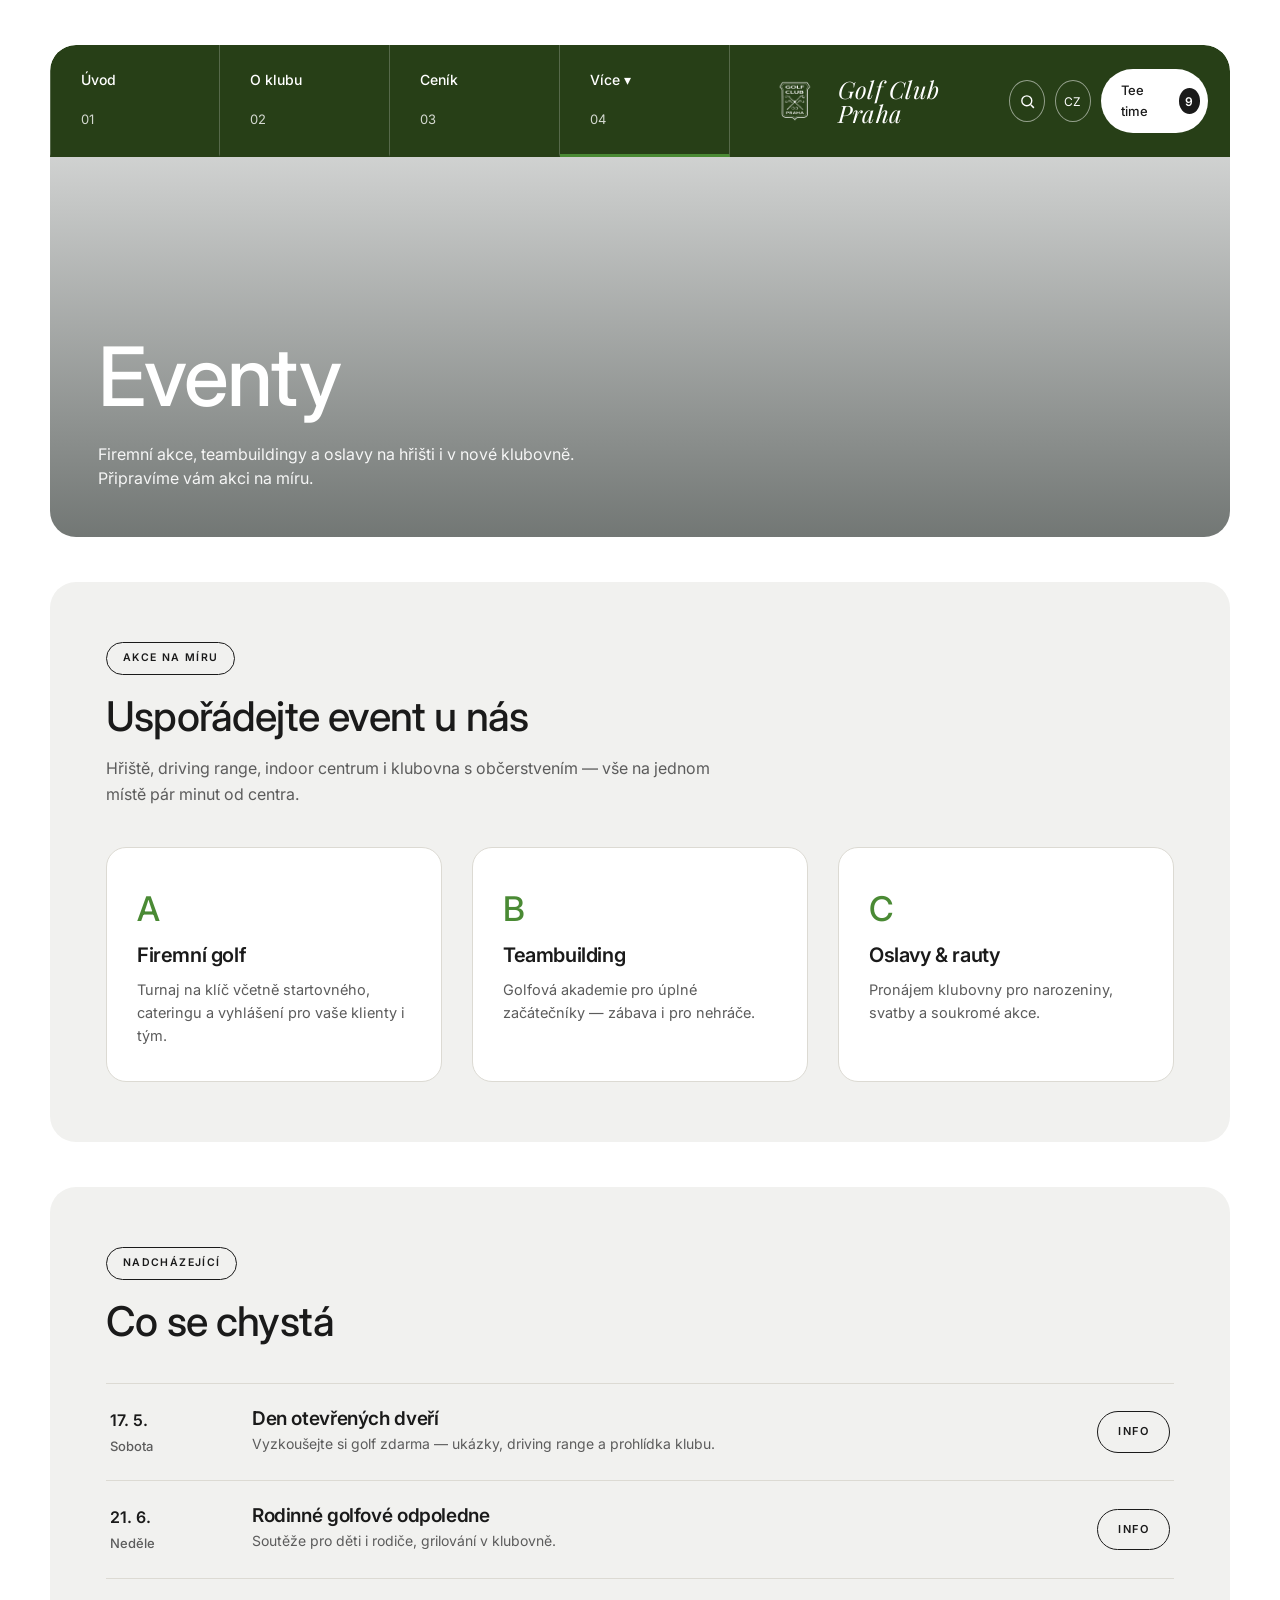
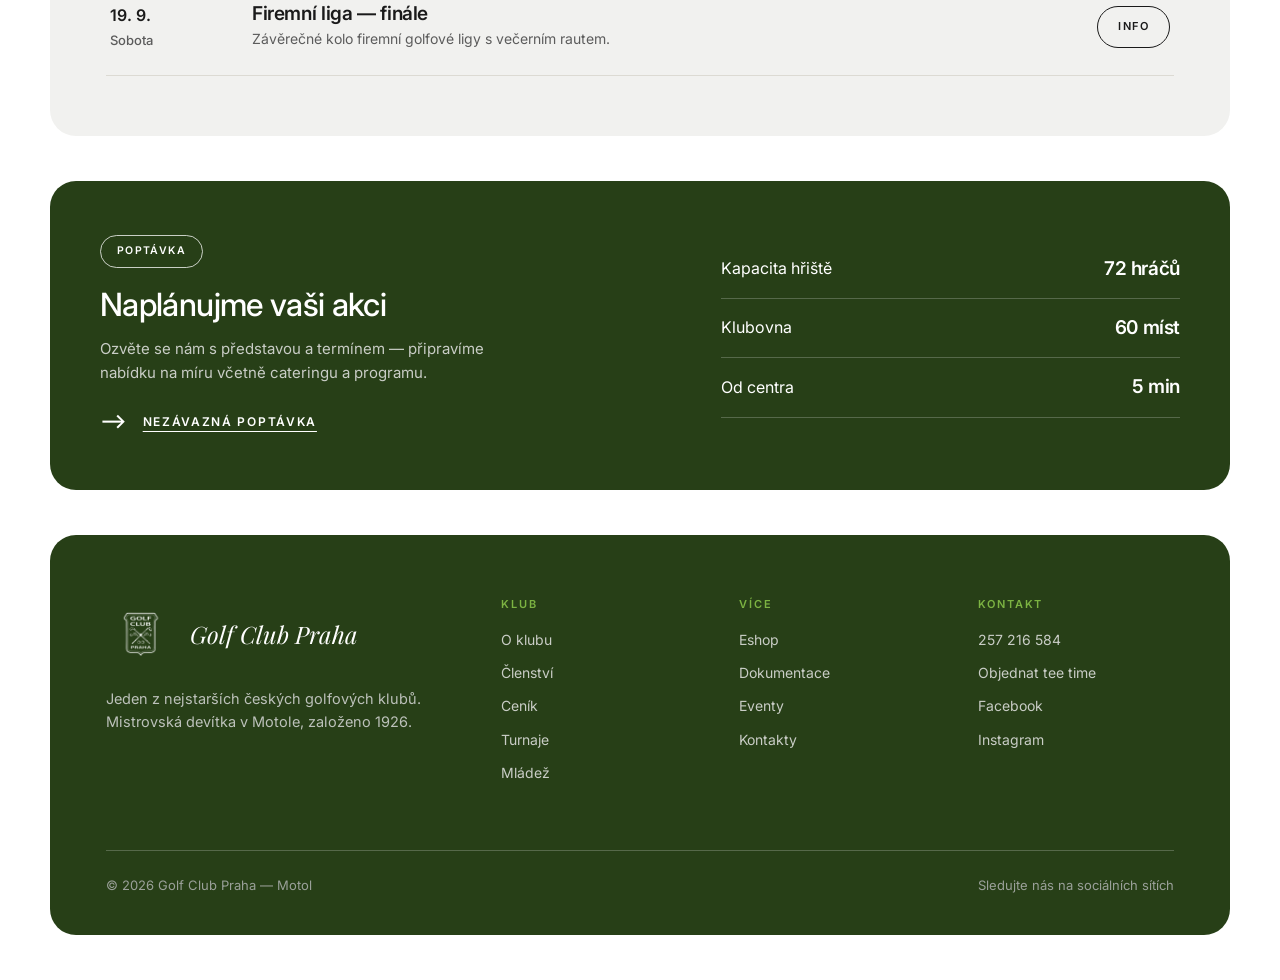
<file: eventy.html>
<!DOCTYPE html>
<html lang="cs">
<head>
<meta charset="UTF-8">
<meta name="viewport" content="width=device-width, initial-scale=1.0">
<title>Golf Club Praha — Eventy</title>
<link rel="preconnect" href="https://fonts.googleapis.com">
<link rel="preconnect" href="https://fonts.gstatic.com" crossorigin>
<link href="https://fonts.googleapis.com/css2?family=Inter:wght@400;500;600;700&family=Playfair+Display:ital@1&display=swap" rel="stylesheet">
<style>
:root{
  --bg:#ffffff;          /* page background */
  --slate:#273F17;       /* dark petrol header/panels */
  --slate-2:#1d2f10;
  --olive:#4a8a34;       /* army green accent */
  --lime:#7cb342;        /* lime chip */
  --ink:#1a1a1a;
  --gray:#5c5c5c;
  --card:#f1f1ef;        /* slightly gray "off-white" card */
  --white:#ffffff;
  --line:#dcdad3;
  --line-dk:rgba(255,255,255,.22);
}
*{margin:0;padding:0;box-sizing:border-box}
html{scroll-behavior:smooth}
body{
  font-family:"Inter","Helvetica Neue",Arial,sans-serif;
  color:var(--ink);background:var(--bg);
  -webkit-font-smoothing:antialiased;line-height:1.6;
  padding:0 50px;
}
h1,h2,h3,h4{font-weight:500;letter-spacing:-.02em;line-height:1.05}
a{color:inherit;text-decoration:none}
img{display:block;max-width:100%}
.wrap{max-width:1340px;margin-left:auto;margin-right:auto;padding:0}
section{margin-top:45px}

/* pills / chips */
.pill{display:inline-flex;align-items:center;gap:8px;border:1px solid var(--ink);
  border-radius:100px;padding:11px 20px;font-size:11px;letter-spacing:.13em;
  text-transform:uppercase;font-weight:600;background:transparent;color:var(--ink);
  transition:background .2s,color .2s;cursor:pointer;white-space:nowrap}
.pill:hover{background:var(--ink);color:#fff}
.pill.light{border-color:rgba(255,255,255,.7);color:#fff}
.pill.light:hover{background:#fff;color:var(--ink)}
.chip{display:inline-flex;align-items:center;border:1px solid var(--ink);border-radius:100px;
  padding:7px 16px;font-size:10.5px;letter-spacing:.13em;text-transform:uppercase;font-weight:600}
.chip.light{border-color:rgba(255,255,255,.75);color:#fff}

/* arrow link */
.arrow-link{display:inline-flex;align-items:center;gap:14px;font-size:12px;
  letter-spacing:.14em;text-transform:uppercase;font-weight:600}
.arrow-link .ar{font-size:20px;line-height:1;transition:transform .25s}
.arrow-link .lbl{text-decoration:underline;text-underline-offset:5px;text-decoration-thickness:1px}
.arrow-link:hover .ar{transform:translateX(6px)}

/* round icon btn */
.ico{width:42px;height:42px;border-radius:50%;border:1px solid rgba(255,255,255,.5);
  display:flex;align-items:center;justify-content:center;color:#fff;font-size:12px;
  letter-spacing:.06em;transition:background .2s,color .2s}
.ico:hover{background:#fff;color:var(--slate)}
.ico svg{width:17px;height:17px}

/* ===== HERO + NAV ===== */
.hero{margin-top:0;padding-top:45px}
.hero-card{border-radius:26px;overflow:hidden;position:relative}
.topbar{display:grid;grid-template-columns:1fr auto 1fr;align-items:stretch;
  background:var(--slate);position:relative;z-index:3;border-radius:26px 26px 0 0}
.tabs{display:flex}
.tab{padding:20px 30px;color:#fff;display:flex;flex-direction:column;gap:18px;
  min-width:170px;border-bottom:3px solid transparent;border-right:1px solid var(--line-dk);
  transition:border-color .25s;cursor:pointer}
.tab:first-child{border-left:1px solid var(--line-dk)}
.tab .t{font-size:14px;font-weight:500}
.tab .n{font-size:13px;opacity:.8}
.tab.active{border-bottom-color:var(--olive)}
.tab:hover{border-bottom-color:var(--olive)}
.tab.has-drop{position:relative}
.dropdown{position:absolute;top:100%;left:0;min-width:250px;background:var(--slate-2);border-radius:14px;overflow:hidden;
  display:flex;flex-direction:column;opacity:0;visibility:hidden;transform:translateY(8px);
  transition:opacity .2s,transform .2s,visibility .2s;z-index:30;box-shadow:0 20px 40px rgba(0,0,0,.35)}
.tab.has-drop:hover .dropdown,.tab.has-drop.open .dropdown{opacity:1;visibility:visible;transform:translateY(0)}
.dropdown a{padding:15px 24px;color:#fff;font-size:13.5px;letter-spacing:.03em;
  border-bottom:1px solid var(--line-dk);transition:background .2s,color .2s}
.dropdown a:last-child{border-bottom:none}
.dropdown a:hover{background:var(--slate);color:var(--lime)}
.brand{display:flex;align-items:center;gap:12px;padding:0 34px}
.brand .nav-mark{width:44px;height:44px;color:#fff;flex:none}
.brand .bw{color:#fff;font-family:"Playfair Display",Georgia,serif;font-style:italic;
  font-size:24px;letter-spacing:.01em;line-height:1}
.topright{display:flex;align-items:center;justify-content:flex-end;gap:10px;padding:0 22px}
.cartpill{background:#fff;color:var(--ink);border-radius:100px;padding:11px 8px 11px 20px;
  display:flex;align-items:center;gap:14px;font-size:13px;font-weight:500}
.cartpill b{background:var(--ink);color:#fff;border-radius:50%;width:26px;height:26px;
  display:flex;align-items:center;justify-content:center;font-size:12px;font-weight:600}

.hero-body{position:relative;min-height:560px;color:#fff;display:flex;flex-direction:column;
  justify-content:flex-end;padding:42px 48px 46px;
  background:linear-gradient(180deg,rgba(20,28,24,.15),rgba(20,28,24,.55)),
  url("https://images.unsplash.com/photo-1535131749006-b7f58c99034b?q=80&w=2400&auto=format&fit=crop") center/cover}
.crumb{position:absolute;top:30px;left:48px;font-size:14px;opacity:.92;font-weight:400}
.hero-body h1{font-size:clamp(46px,6.4vw,84px);font-weight:500;max-width:14ch}
.hero-body p{max-width:50ch;margin-top:22px;font-size:16px;opacity:.92;line-height:1.55}
.hero-actions{display:flex;gap:12px;flex-wrap:wrap;margin-top:30px}
/* shorter hero for subpages */
.page-hero .hero-body{min-height:380px}

/* ===== STATS ===== */
.stats{background:var(--card);border-radius:26px;overflow:hidden}
.stats-grid{display:grid;grid-template-columns:repeat(4,1fr)}
.stat{padding:40px 38px;border-right:1px solid var(--line)}
.stat:last-child{border-right:none}
.stat .num{font-size:clamp(34px,4.2vw,52px);font-weight:500;line-height:1;letter-spacing:-.03em;white-space:nowrap}
.stat .num span{color:inherit}
.stat .lbl{font-size:12px;letter-spacing:.1em;text-transform:uppercase;color:var(--gray);margin-top:12px;font-weight:500}

/* ===== SPLIT EDITORIAL (fitting style) ===== */
.split{display:grid;grid-template-columns:1fr 1fr;gap:30px}
.panel{background:var(--card);border-radius:26px;overflow:hidden;display:grid}
.panel.img-l{grid-template-columns:1fr 1fr;gap:30px}
.panel.img-r{grid-template-columns:1fr 1fr;gap:30px}
.panel-img{min-height:420px;background-size:cover;background-position:center}
.panel-txt{padding:54px 50px;display:flex;flex-direction:column;justify-content:center}
.panel-txt .chip{margin-bottom:24px}
.panel-txt h2{font-size:clamp(30px,3.2vw,44px);font-weight:500}
.panel-txt p{margin-top:20px;color:var(--gray);font-size:15.5px;max-width:46ch}
.panel-txt .arrow-link{margin-top:34px}
.panel-img.overlay{position:relative;color:#fff;display:flex;align-items:flex-end;padding:46px 44px;min-height:520px}
.panel-img.overlay::before{content:"";position:absolute;inset:0;
  background:linear-gradient(180deg,rgba(20,28,24,.05),rgba(20,28,24,.65))}
.panel-img.overlay > *{position:relative;z-index:2}
.overlay-in h3{font-size:30px;font-weight:500;margin-top:14px}
.overlay-in p{margin-top:14px;font-size:15px;opacity:.92;max-width:42ch}
.overlay-in .arrow-link{margin-top:24px;color:#fff}

/* ===== BANNER + CARDS ===== */
.banner{border-radius:26px;overflow:hidden;position:relative;color:#fff;min-height:480px;
  display:flex;flex-direction:column;justify-content:flex-end;padding:54px 56px;
  background:linear-gradient(90deg,rgba(20,28,24,.7),rgba(20,28,24,.15)),
  url("https://images.unsplash.com/photo-1592919505780-303950717480?q=80&w=2400&auto=format&fit=crop") center/cover}
.banner h2{font-size:clamp(34px,4vw,56px);font-weight:500;margin-top:18px;max-width:16ch}
.banner p{margin-top:16px;font-size:16px;opacity:.92;max-width:52ch}
.banner .arrow-link{margin-top:26px;color:#fff}
.cards{display:grid;grid-template-columns:repeat(3,1fr);gap:30px;margin-top:45px}
.card{border-radius:26px;overflow:hidden;position:relative;min-height:440px;color:#fff;
  display:flex;flex-direction:column;justify-content:flex-end;padding:34px 32px;background-size:cover;background-position:center}
.card::before{content:"";position:absolute;inset:0;background:linear-gradient(180deg,rgba(20,28,24,.05),rgba(20,28,24,.7))}
.card > *{position:relative;z-index:2}
.card h3{font-size:26px;font-weight:500}
.card p{font-size:14px;opacity:.9;margin:12px 0 18px;max-width:34ch}
.card .arrow-link{color:#fff}

/* ===== PRICING ===== */
.pricing{background:var(--card);border-radius:26px;padding:60px 56px}
.pricing .head{display:flex;justify-content:space-between;align-items:flex-end;flex-wrap:wrap;gap:20px;margin-bottom:14px}
.pricing h2{font-size:clamp(34px,4vw,52px);font-weight:500}
.pricing .sub{color:var(--gray);margin-top:10px;font-size:16px}
.price-cols{display:grid;grid-template-columns:1fr 1fr;gap:60px;margin-top:46px}
.price-block{margin-bottom:40px}
.price-block h3{font-size:12px;letter-spacing:.16em;text-transform:uppercase;font-weight:600;
  color:var(--ink);border-bottom:2px solid var(--olive);padding-bottom:14px;margin-bottom:4px}
.price-row{display:flex;justify-content:space-between;align-items:baseline;gap:20px;
  padding:17px 0;border-bottom:1px solid var(--line)}
.price-row .desc{font-size:15.5px;color:#2a2a2a}
.price-row .desc .muted{display:block;font-size:13px;color:var(--gray);margin-top:3px}
.price-row .amt{font-size:20px;font-weight:600;white-space:nowrap;letter-spacing:-.02em}
.price-row .amt .member{display:block;font-size:12px;font-weight:500;color:var(--gray);text-align:right;margin-top:3px}
.pricing-note{margin-top:30px;font-size:13.5px;color:var(--gray)}

/* academy / offer panel */
.offer{background:var(--slate);color:#fff;border-radius:26px;padding:54px 50px;
  display:grid;grid-template-columns:1.25fr 1fr;gap:48px;align-items:center;margin-top:45px}
.offer .chip{margin-bottom:20px}
.offer h3{font-size:32px;font-weight:500}
.offer p{color:#c9cdc6;margin-top:16px;font-size:15px;max-width:46ch}
.offer .arrow-link{margin-top:26px;color:#fff}
.tiers{display:flex;flex-direction:column;gap:14px}
.tier{display:flex;justify-content:space-between;align-items:center;
  border-bottom:1px solid var(--line-dk);padding-bottom:14px;font-size:16px}
.tier b{font-weight:600;font-size:19px;letter-spacing:-.02em}
.tier b span{color:inherit}
.price-cta{display:flex;gap:12px;flex-wrap:wrap;margin-top:42px}

/* ===== CENTERED FEATURE BANNER ===== */
.feature{border-radius:26px;overflow:hidden;position:relative;color:#fff;min-height:640px;
  display:flex;flex-direction:column;align-items:center;justify-content:center;text-align:center;
  padding:70px 40px;
  background:linear-gradient(180deg,rgba(20,28,24,.4),rgba(20,28,24,.55)),
  url("https://images.unsplash.com/photo-1500932334442-8761ee4810a7?q=80&w=2400&auto=format&fit=crop") center/cover}
.feature h2{font-size:clamp(34px,4.8vw,62px);font-weight:500;max-width:17ch;line-height:1.08;margin-top:24px}
.feature p{margin-top:24px;max-width:62ch;font-size:15.5px;opacity:.92;line-height:1.6}
.feature .feats{display:flex;flex-wrap:wrap;gap:14px 26px;justify-content:center;align-items:center;
  margin-top:40px;font-size:12px;letter-spacing:.14em;text-transform:uppercase;font-weight:600}
.feature .feats .dot{opacity:.55}

/* ===== PRODUCT DETAIL ===== */
.product{background:var(--card);border-radius:26px;padding:46px;display:grid;
  grid-template-columns:1fr 1fr;gap:40px;align-items:stretch}
.pmedia{position:relative;display:flex;align-items:center;justify-content:center;min-height:540px}
.pmedia .badge360{position:absolute;top:4px;left:4px;font-size:13px;display:flex;align-items:center;gap:8px;color:var(--ink);z-index:2}
.pmedia .pimg{width:88%;border-radius:18px;object-fit:cover;aspect-ratio:1/1}
.pthumbs{position:absolute;left:4px;bottom:4px;display:flex;flex-direction:column;gap:12px;z-index:2}
.pthumb{width:56px;height:56px;border-radius:12px;overflow:hidden;border:1px solid var(--line);background:#fff;cursor:pointer;transition:border-color .2s}
.pthumb.active,.pthumb:hover{border-color:var(--ink)}
.pthumb img{width:100%;height:100%;object-fit:cover}
.pcard{background:var(--white);border-radius:20px;padding:46px 44px;display:flex;flex-direction:column}
.pcard h2{font-size:clamp(30px,3.2vw,44px);font-weight:500}
.pcard .ey{font-size:12px;letter-spacing:.13em;text-transform:uppercase;font-weight:600;margin-top:20px}
.pcard .lead{color:var(--gray);margin-top:14px;font-size:15px;line-height:1.6}
.opt-label{font-size:11px;letter-spacing:.14em;text-transform:uppercase;font-weight:600;color:var(--gray);margin:24px 0 10px}
.opts{display:flex;gap:12px;flex-wrap:wrap}
.opt{min-width:92px;height:60px;border:1px solid var(--line);border-radius:12px;display:flex;
  align-items:center;justify-content:center;font-size:14px;cursor:pointer;background:#fff;transition:border-color .2s;padding:0 14px;text-align:center}
.opt.active,.opt:hover{border-color:var(--ink)}
.buybtn{display:block;width:100%;text-align:center;border:1px solid var(--ink);border-radius:100px;
  padding:18px;margin-top:28px;font-size:13px;letter-spacing:.1em;text-transform:uppercase;font-weight:600;
  transition:background .2s,color .2s}
.buybtn:hover{background:var(--ink);color:#fff}
.shipnote{font-size:13px;color:var(--gray);margin-top:14px}
.shipnote b{color:var(--ink)}
.acc{margin-top:24px;border-top:1px solid var(--line)}
.acc-item{border-bottom:1px solid var(--line)}
.acc-h{display:flex;justify-content:space-between;align-items:center;padding:18px 0;cursor:pointer;
  font-size:12px;letter-spacing:.13em;text-transform:uppercase;font-weight:600;list-style:none}
.acc-h::-webkit-details-marker{display:none}
.acc-h .pm{width:22px;height:22px;border-radius:50%;border:1px solid var(--gray);display:flex;
  align-items:center;justify-content:center;color:var(--gray);font-size:15px;line-height:1}
details[open] .acc-h .pm{color:var(--ink);border-color:var(--ink)}
.acc-b{padding:0 0 20px;color:var(--gray);font-size:14.5px;line-height:1.6}

/* ===== GENERIC CONTENT BLOCKS (subpages) ===== */
.block{background:var(--card);border-radius:26px;padding:60px 56px}
.block.dark{background:var(--slate);color:#fff}
.sec-head{max-width:62ch}
.sec-head .chip{margin-bottom:20px}
.sec-head h2{font-size:clamp(28px,3.2vw,46px);font-weight:500}
.sec-head p{margin-top:18px;color:var(--gray);font-size:16px}
.block.dark .sec-head p{color:#c9cdc6}
.prose{max-width:72ch}
.prose p{margin-top:16px;color:var(--gray);font-size:16px}
.prose p:first-child{margin-top:24px}
.block.dark .prose p{color:#c9cdc6}

/* info cards */
.info-grid{display:grid;grid-template-columns:repeat(3,1fr);gap:30px;margin-top:40px}
.info{background:var(--white);border-radius:20px;padding:34px 30px;border:1px solid var(--line)}
.info .num{font-size:34px;font-weight:500;color:var(--olive);letter-spacing:-.02em}
.info h3{font-size:20px;font-weight:600;margin-top:8px}
.info p{margin-top:12px;color:var(--gray);font-size:14.5px}

/* list rows */
.rows{margin-top:40px;border-top:1px solid var(--line)}
.row-item{display:flex;align-items:center;gap:24px;padding:24px 4px;border-bottom:1px solid var(--line)}
.row-item .date{flex:none;width:118px;font-weight:600;font-size:16px}
.row-item .date span{display:block;color:var(--gray);font-weight:500;font-size:13px;margin-top:2px}
.row-item .rmain{flex:1;min-width:0}
.row-item h3{font-size:19px;font-weight:600}
.row-item p{color:var(--gray);font-size:14px;margin-top:4px}
.row-item .pill{flex:none}

/* membership / plan cards */
.plans{display:grid;grid-template-columns:repeat(3,1fr);gap:30px;margin-top:40px}
.plan{background:var(--white);border-radius:20px;padding:40px 34px;display:flex;flex-direction:column;border:1px solid var(--line)}
.plan.feat{background:var(--slate);color:#fff;border-color:var(--slate)}
.plan .pname{font-size:12px;letter-spacing:.14em;text-transform:uppercase;font-weight:600;color:var(--olive)}
.plan.feat .pname{color:var(--lime)}
.plan .price{font-size:42px;font-weight:500;margin-top:16px;letter-spacing:-.03em}
.plan .price small{font-size:15px;color:var(--gray);font-weight:500;letter-spacing:0}
.plan.feat .price small{color:#c9cdc6}
.plan ul{list-style:none;margin:24px 0 28px;display:flex;flex-direction:column;gap:13px}
.plan li{font-size:14.5px;padding-left:26px;position:relative;color:var(--gray)}
.plan.feat li{color:#dfe3dd}
.plan li::before{content:"✓";position:absolute;left:0;color:var(--olive);font-weight:700}
.plan.feat li::before{color:var(--lime)}
.plan .pill{margin-top:auto;justify-content:center}
.plan.feat .pill{border-color:rgba(255,255,255,.7);color:#fff}
.plan.feat .pill:hover{background:#fff;color:var(--ink)}

/* shop grid */
.shop{display:grid;grid-template-columns:repeat(3,1fr);gap:30px;margin-top:40px}
.prod{background:var(--white);border-radius:20px;overflow:hidden;border:1px solid var(--line);display:flex;flex-direction:column;transition:transform .25s}
.prod:hover{transform:translateY(-5px)}
.prod .ph{aspect-ratio:4/3;background-color:var(--card);background-size:cover;background-position:center}
.prod .pb{padding:22px 22px 26px}
.prod .tag{font-size:10.5px;letter-spacing:.14em;text-transform:uppercase;font-weight:600;color:var(--olive)}
.prod h3{font-size:18px;font-weight:600;margin-top:8px}
.prod .pr{font-size:18px;font-weight:600;margin-top:10px;letter-spacing:-.02em}

/* contact */
.contact{display:grid;grid-template-columns:1fr 1fr;gap:30px}
.contact-info{background:var(--card);border-radius:26px;padding:54px 50px}
.contact-info h2{font-size:clamp(26px,3vw,40px);font-weight:500;margin-bottom:14px}
.contact-info .line{padding:18px 0;border-bottom:1px solid var(--line)}
.contact-info .line:last-child{border-bottom:none}
.contact-info .k{font-size:11px;letter-spacing:.14em;text-transform:uppercase;color:var(--gray);font-weight:600}
.contact-info .v{font-size:18px;margin-top:6px}
.map{border-radius:26px;overflow:hidden;min-height:440px;background:var(--card)}
.map iframe{width:100%;height:100%;border:0;display:block;min-height:440px}

/* ===== FOOTER ===== */
footer.wrap{background:var(--slate);color:#fff;border-radius:26px;padding:64px 56px 40px;margin-top:45px;margin-bottom:45px}
.foot-grid{display:grid;grid-template-columns:1.8fr 1fr 1fr 1fr;gap:42px;margin-bottom:54px}
.foot-logo{display:flex;align-items:center;gap:14px}
.foot-mark{width:48px;height:48px;flex:none;color:#fff}
.foot-logo .bw{font-family:"Playfair Display",Georgia,serif;font-style:italic;font-size:24px;color:#fff}
footer p.about{margin-top:18px;color:#bcc1ba;max-width:36ch;font-size:14.5px}
.foot-col h4{font-size:11px;letter-spacing:.16em;text-transform:uppercase;color:var(--lime);margin-bottom:18px;font-weight:600}
.foot-col a{display:block;color:#c9cdc6;font-size:14px;margin-bottom:11px;transition:color .2s}
.foot-col a:hover{color:#fff}
.foot-bottom{border-top:1px solid var(--line-dk);padding-top:24px;display:flex;
  justify-content:space-between;flex-wrap:wrap;gap:12px;font-size:13px;color:#9aa099}

@media(max-width:1080px){
  .tabs{display:none}
  .topbar{grid-template-columns:auto 1fr}
  .brand{padding-left:22px}
  .stats-grid{grid-template-columns:1fr 1fr}
  .stat:nth-child(2){border-right:none}
  .stat:nth-child(-n+2){border-bottom:1px solid var(--line)}
  .split{grid-template-columns:1fr}
  .panel.img-l,.panel.img-r{grid-template-columns:1fr}
  .cards{grid-template-columns:1fr}
  .price-cols{grid-template-columns:1fr;gap:30px}
  .offer{grid-template-columns:1fr;gap:30px}
  .product{grid-template-columns:1fr;gap:30px;padding:30px}
  .pmedia{min-height:380px}
  .info-grid,.plans,.shop{grid-template-columns:1fr}
  .contact{grid-template-columns:1fr}
  .foot-grid{grid-template-columns:1fr 1fr}
  body{padding:0 24px}
}
@media(max-width:620px){
  body{padding:0 16px}
  .topright .ico{display:none}
  .block,.pricing,.banner,.offer,.contact-info{padding-left:28px;padding-right:28px}
  .panel-txt{padding:36px 28px}
  .hero-body{padding:32px 26px 34px}
  .crumb{left:26px;font-size:12px}
  .row-item{flex-wrap:wrap;gap:10px}
  .row-item .date{width:auto}
  .foot-grid{grid-template-columns:1fr}
}

/* ===== LOGO + THICKER HEADER + MOBILE MENU ===== */
.brand .nav-mark{height:56px;width:auto}
.foot-mark{height:60px;width:auto}
.tab{padding-top:24px;padding-bottom:24px}
.menu-btn{display:none;position:absolute;right:20px;top:0;bottom:0;margin:auto 0;width:48px;height:48px;
  border-radius:50%;border:none;background:transparent;cursor:pointer;padding:0;
  align-items:center;justify-content:center;z-index:8;transition:transform .2s}
.menu-btn:hover{transform:scale(1.08)}
.menu-btn img{width:46px;height:46px;display:block}

.mnav{display:none;position:absolute;top:100%;left:0;right:0;background:#273F17;flex-direction:column;
  z-index:50;border-radius:0 0 18px 18px;overflow-y:auto;max-height:calc(100vh - 120px);box-shadow:0 24px 40px rgba(0,0,0,.35)}
.hero-card.menu-open{overflow:visible}
.mnav.open{display:flex}
.mnav a{padding:16px 26px;color:#fff;font-size:15px;border-bottom:1px solid rgba(255,255,255,.14)}
.mnav a:last-child{border-bottom:none}
.mnav a:hover{background:var(--slate-2);color:var(--lime)}
@media(max-width:1080px){
  .menu-btn{display:flex}
  .topbar{grid-template-columns:1fr;min-height:84px}
  .topright{display:none}
  .brand{justify-content:flex-start;padding-left:24px}
}

/* ===== LOGO BADGE (pravé logo klubu) ===== */
.logo-badge{display:inline-flex;align-items:center;justify-content:center;flex:none}
.brand .logo-badge img{height:62px;width:auto;display:block}
.foot-logo .logo-badge img{height:70px;width:auto;display:block}

.mnav-tee{display:flex;align-items:center;justify-content:center;gap:10px;margin:10px;padding:14px;
  background:#fff;color:var(--ink)!important;border-radius:100px;font-weight:600;border-bottom:none!important}
.mnav-tee b{background:var(--ink);color:#fff;border-radius:50%;width:24px;height:24px;display:inline-flex;align-items:center;justify-content:center;font-size:12px}
.mnav-tee:hover{background:var(--lime)!important;color:#fff!important}
/* reveal animace */
.reveal{opacity:0;transform:translateY(34px);transition:opacity .7s cubic-bezier(.2,.7,.2,1),transform .7s cubic-bezier(.2,.7,.2,1)}
.reveal.in{opacity:1;transform:none}
.reveal-l{opacity:0;transform:translateX(-46px);transition:opacity .7s cubic-bezier(.2,.7,.2,1),transform .7s cubic-bezier(.2,.7,.2,1)}
.reveal-l.in{opacity:1;transform:none}
.reveal-r{opacity:0;transform:translateX(46px);transition:opacity .7s cubic-bezier(.2,.7,.2,1),transform .7s cubic-bezier(.2,.7,.2,1)}
.reveal-r.in{opacity:1;transform:none}
.reveal-d{transition-delay:.12s}.reveal-d2{transition-delay:.24s}.reveal-d3{transition-delay:.36s}
@media(prefers-reduced-motion:reduce){.reveal,.reveal-l,.reveal-r{opacity:1!important;transform:none!important;transition:none!important}}
</style>
</head>
<body>

<header class="hero wrap page-hero">
  <div class="hero-card">
    <div class="topbar">
      <button class="menu-btn" aria-label="Menu" onclick="gcpMenu()"><img src="menu-ball.png" alt="Menu"></button>
      <nav class="tabs">
        <a href="index.html" class="tab"><span class="t">Úvod</span><span class="n">01</span></a>
        <a href="o-klubu.html" class="tab"><span class="t">O klubu</span><span class="n">02</span></a>
        <a href="cenik.html" class="tab"><span class="t">Ceník</span><span class="n">03</span></a>
        <div class="tab has-drop active"><span class="t">Více ▾</span><span class="n">04</span>
          <div class="dropdown">
            <a href="clenstvi.html">Členství</a>
            <a href="turnaje.html">Turnaje</a>
            <a href="mladez.html">Mládež</a>
            <a href="eshop.html">Eshop</a>
            <a href="dokumentace.html">Dokumentace</a>
            <a href="eventy.html">Eventy</a>
            <a href="kontakt.html">Kontakty</a>
          </div>
        </div>
      </nav>
      <nav class="mnav" id="mnav">
        <a href="http://rezervace.gcp.cz" class="mnav-tee">Tee time <b>9</b></a>
        <a href="index.html">Úvod</a>
        <a href="o-klubu.html">O klubu</a>
        <a href="cenik.html">Ceník</a>
        <a href="clenstvi.html">Členství</a>
        <a href="turnaje.html">Turnaje</a>
        <a href="mladez.html">Mládež</a>
        <a href="eshop.html">Eshop</a>
        <a href="dokumentace.html">Dokumentace</a>
        <a href="eventy.html">Eventy</a>
        <a href="kontakt.html">Kontakty</a>
      </nav>
      <a href="index.html" class="brand">
        <span class="logo-badge"><img src="logo-white.png" alt="Golf Club Praha"></span>
        <span class="bw">Golf Club Praha</span>
      </a>
      <div class="topright">
        <a class="ico" aria-label="Hledat"><svg viewBox="0 0 24 24" fill="none" stroke="currentColor" stroke-width="2"><circle cx="11" cy="11" r="7"/><path d="m21 21-4.3-4.3"/></svg></a>
        <a class="ico">CZ</a>
        <a href="http://rezervace.gcp.cz" class="cartpill">Tee time <b>9</b></a>
      </div>
    </div>
    <div class="hero-body" style="background:linear-gradient(180deg,rgba(20,28,24,.2),rgba(20,28,24,.6)),url('https://images.unsplash.com/photo-1587174486073-ae5e5cff23aa?q=80&w=2400&auto=format&fit=crop') center/cover">
      <h1>Eventy</h1>
      <p>Firemní akce, teambuildingy a oslavy na hřišti i v nové klubovně. Připravíme vám akci na míru.</p>
    </div>
  </div>
</header>

<!-- INTRO + TYPY -->
<section class="wrap">
  <div class="block">
    <div class="sec-head">
      <span class="chip">Akce na míru</span>
      <h2>Uspořádejte event u nás</h2>
      <p>Hřiště, driving range, indoor centrum i klubovna s občerstvením — vše na jednom místě pár minut od centra.</p>
    </div>
    <div class="info-grid">
      <div class="info"><div class="num">A</div><h3>Firemní golf</h3><p>Turnaj na klíč včetně startovného, cateringu a vyhlášení pro vaše klienty i tým.</p></div>
      <div class="info"><div class="num">B</div><h3>Teambuilding</h3><p>Golfová akademie pro úplné začátečníky — zábava i pro nehráče.</p></div>
      <div class="info"><div class="num">C</div><h3>Oslavy &amp; rauty</h3><p>Pronájem klubovny pro narozeniny, svatby a soukromé akce.</p></div>
    </div>
  </div>
</section>

<!-- NADCHÁZEJÍCÍ -->
<section class="wrap">
  <div class="block">
    <div class="sec-head">
      <span class="chip">Nadcházející</span>
      <h2>Co se chystá</h2>
    </div>
    <div class="rows">
      <div class="row-item">
        <div class="date">17. 5.<span>Sobota</span></div>
        <div class="rmain"><h3>Den otevřených dveří</h3><p>Vyzkoušejte si golf zdarma — ukázky, driving range a prohlídka klubu.</p></div>
        <a href="kontakt.html" class="pill">Info</a>
      </div>
      <div class="row-item">
        <div class="date">21. 6.<span>Neděle</span></div>
        <div class="rmain"><h3>Rodinné golfové odpoledne</h3><p>Soutěže pro děti i rodiče, grilování v klubovně.</p></div>
        <a href="kontakt.html" class="pill">Info</a>
      </div>
      <div class="row-item">
        <div class="date">19. 9.<span>Sobota</span></div>
        <div class="rmain"><h3>Firemní liga — finále</h3><p>Závěrečné kolo firemní golfové ligy s večerním rautem.</p></div>
        <a href="kontakt.html" class="pill">Info</a>
      </div>
    </div>
  </div>
</section>

<!-- CTA -->
<section class="wrap">
  <div class="offer">
    <div>
      <span class="chip light">Poptávka</span>
      <h3>Naplánujme vaši akci</h3>
      <p>Ozvěte se nám s představou a termínem — připravíme nabídku na míru včetně cateringu a programu.</p>
      <a href="kontakt.html" class="arrow-link"><span class="ar">⟶</span><span class="lbl">Nezávazná poptávka</span></a>
    </div>
    <div class="tiers">
      <div class="tier"><span>Kapacita hřiště</span><b>72 <span>hráčů</span></b></div>
      <div class="tier"><span>Klubovna</span><b>60 <span>míst</span></b></div>
      <div class="tier"><span>Od centra</span><b>5 <span>min</span></b></div>
    </div>
  </div>
</section>

<footer class="wrap">
  <div class="foot-grid">
    <div>
      <div class="foot-logo">
        <span class="logo-badge foot-badge"><img src="logo-white.png" alt="Golf Club Praha"></span>
        <span class="bw">Golf Club Praha</span>
      </div>
      <p class="about">Jeden z nejstarších českých golfových klubů. Mistrovská devítka v Motole, založeno 1926.</p>
    </div>
    <div class="foot-col"><h4>Klub</h4><a href="o-klubu.html">O klubu</a><a href="clenstvi.html">Členství</a><a href="cenik.html">Ceník</a><a href="turnaje.html">Turnaje</a><a href="mladez.html">Mládež</a></div>
    <div class="foot-col"><h4>Více</h4><a href="eshop.html">Eshop</a><a href="dokumentace.html">Dokumentace</a><a href="eventy.html">Eventy</a><a href="kontakt.html">Kontakty</a></div>
    <div class="foot-col"><h4>Kontakt</h4><a href="tel:257216584">257 216 584</a><a href="http://rezervace.gcp.cz">Objednat tee time</a><a href="http://facebook.com/gcp.cz">Facebook</a><a href="http://instagram.com/golfclubpraha">Instagram</a></div>
  </div>
  <div class="foot-bottom"><span>© 2026 Golf Club Praha — Motol</span><span>Sledujte nás na sociálních sítích</span></div>
</footer>

<script>
(function(){
  document.querySelectorAll('.has-drop').forEach(function(d){
    d.addEventListener('click',function(e){
      if(e.target.closest('.dropdown')) return;
      e.stopPropagation();
      d.classList.toggle('open');
    });
  });
  document.addEventListener('click',function(){
    document.querySelectorAll('.has-drop.open').forEach(function(d){d.classList.remove('open');});
  });
})();
</script>
<script>function gcpMenu(){var m=document.getElementById('mnav');if(!m)return;var op=m.classList.toggle('open');var hc=m.closest('.hero-card');if(hc)hc.classList.toggle('menu-open',op);}</script>
<script>
(function(){
  var els=document.querySelectorAll('.stats,.stat,.ed-row,.ed-txt,.card,.banner,.feature,.product,.pricing,.offer,.plans .plan,.info,.shop .prod,.row-item,.block');
  els.forEach(function(el,i){
    if(el.closest('.topbar')||el.closest('.mnav')) return;
    if(!el.classList.contains('reveal')&&!el.classList.contains('reveal-l')&&!el.classList.contains('reveal-r')) el.classList.add('reveal');
  });
  if(!('IntersectionObserver' in window)){document.querySelectorAll('.reveal,.reveal-l,.reveal-r').forEach(function(e){e.classList.add('in')});return;}
  var io=new IntersectionObserver(function(entries){
    entries.forEach(function(en){ if(en.isIntersecting){ en.target.classList.add('in'); io.unobserve(en.target);} });
  },{threshold:.12,rootMargin:'0px 0px -40px 0px'});
  document.querySelectorAll('.reveal,.reveal-l,.reveal-r').forEach(function(e){io.observe(e)});
})();
</script>
</body>
</html>
</file>
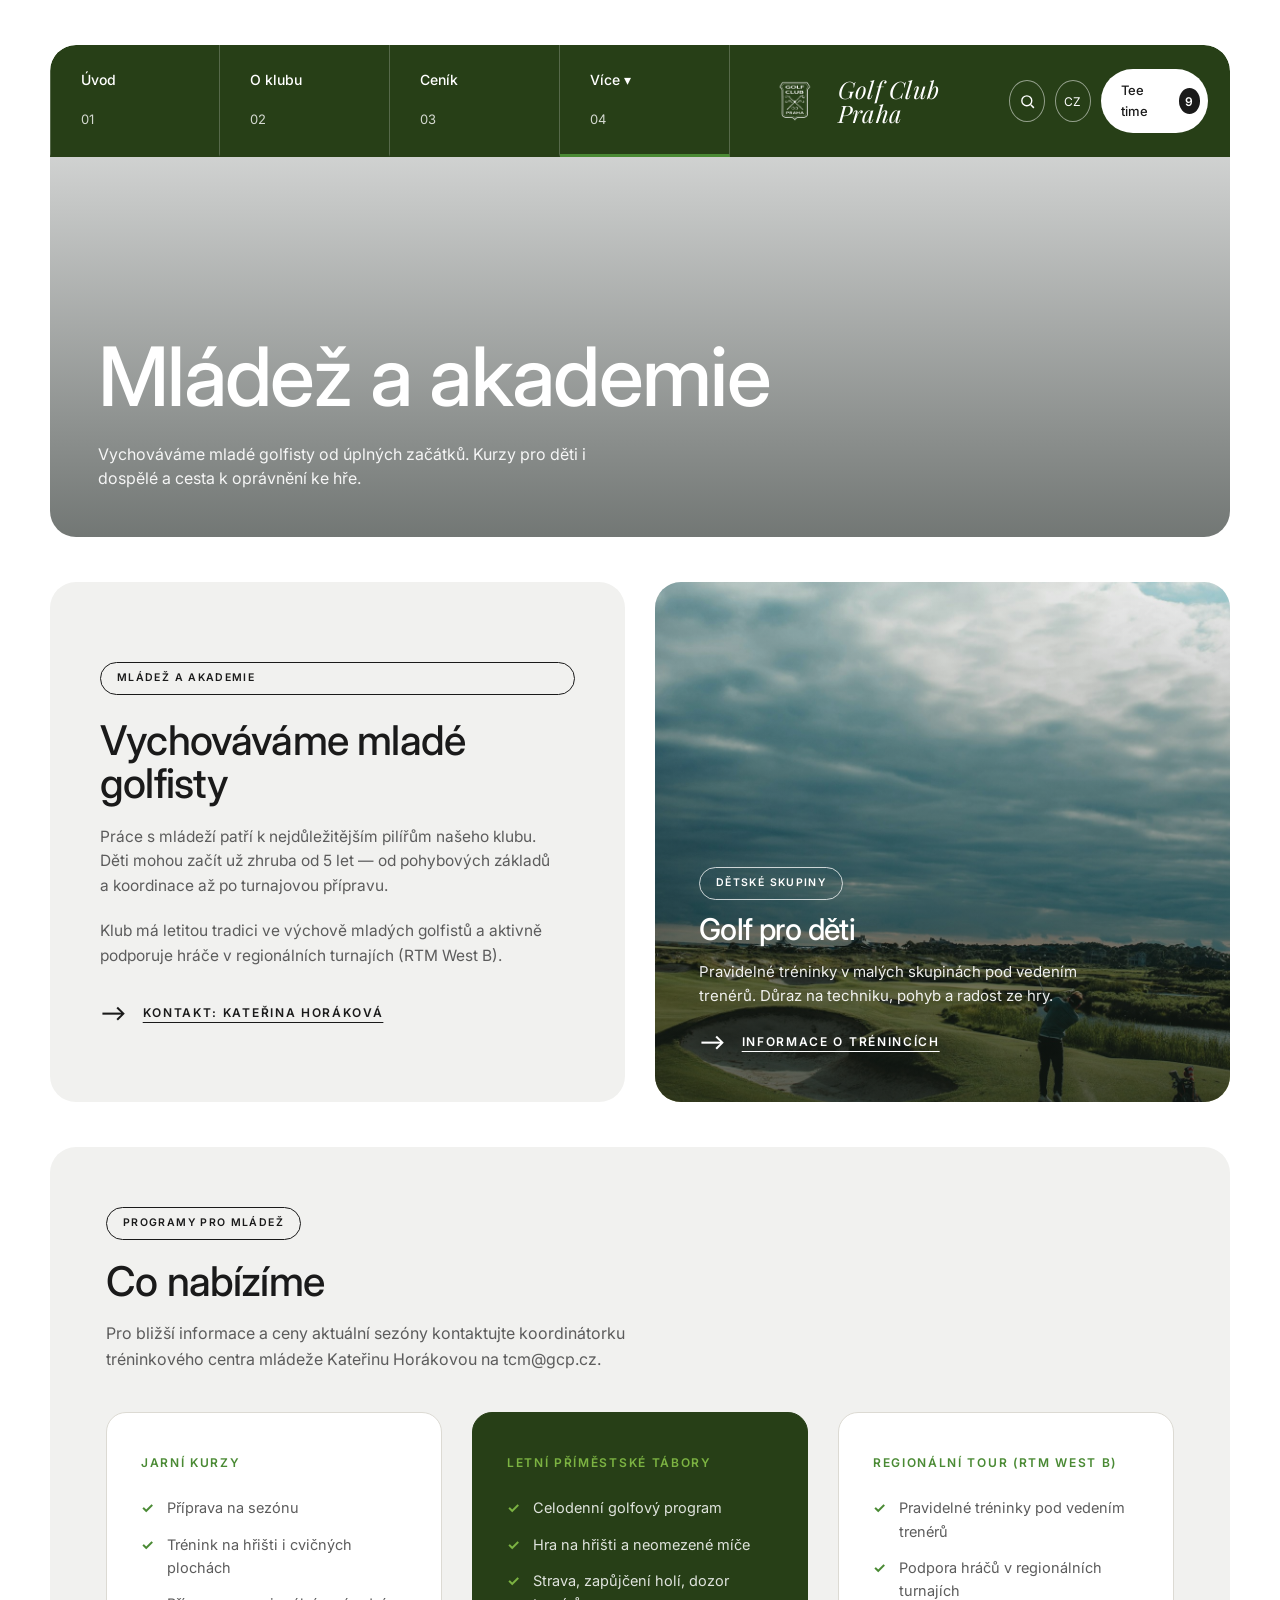
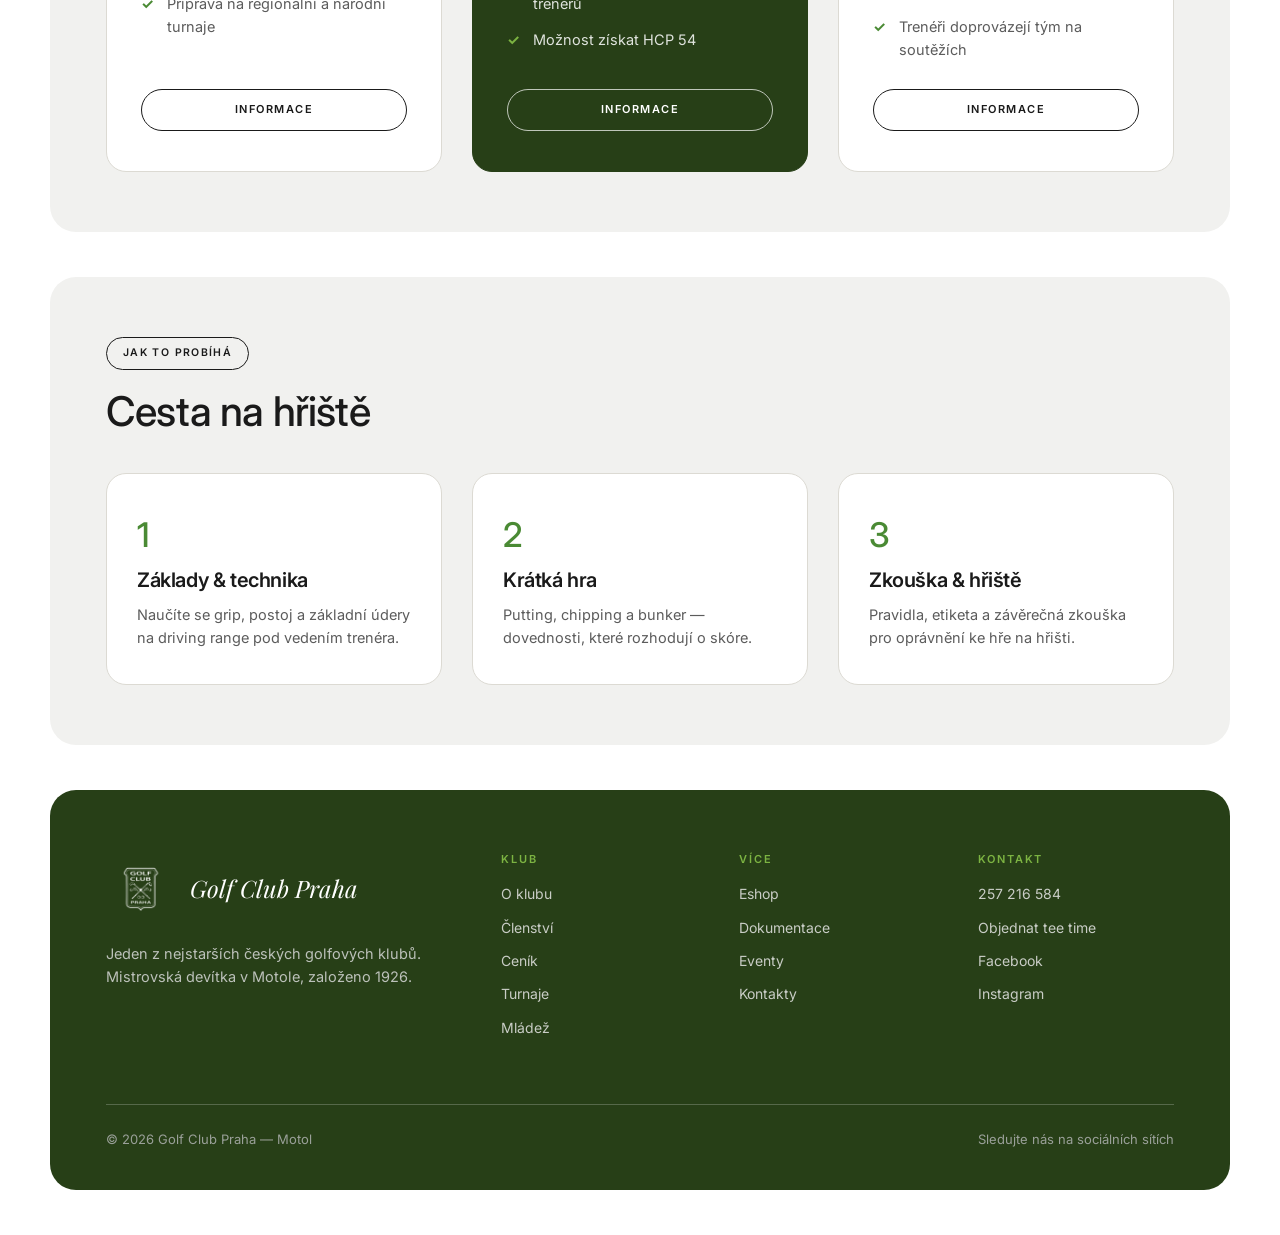
<file: mladez.html>
<!DOCTYPE html>
<html lang="cs">
<head>
<meta charset="UTF-8">
<meta name="viewport" content="width=device-width, initial-scale=1.0">
<title>Golf Club Praha — Mládež a akademie</title>
<link rel="preconnect" href="https://fonts.googleapis.com">
<link rel="preconnect" href="https://fonts.gstatic.com" crossorigin>
<link href="https://fonts.googleapis.com/css2?family=Inter:wght@400;500;600;700&family=Playfair+Display:ital@1&display=swap" rel="stylesheet">
<style>
:root{
  --bg:#ffffff;          /* page background */
  --slate:#273F17;       /* dark petrol header/panels */
  --slate-2:#1d2f10;
  --olive:#4a8a34;       /* army green accent */
  --lime:#7cb342;        /* lime chip */
  --ink:#1a1a1a;
  --gray:#5c5c5c;
  --card:#f1f1ef;        /* slightly gray "off-white" card */
  --white:#ffffff;
  --line:#dcdad3;
  --line-dk:rgba(255,255,255,.22);
}
*{margin:0;padding:0;box-sizing:border-box}
html{scroll-behavior:smooth}
body{
  font-family:"Inter","Helvetica Neue",Arial,sans-serif;
  color:var(--ink);background:var(--bg);
  -webkit-font-smoothing:antialiased;line-height:1.6;
  padding:0 50px;
}
h1,h2,h3,h4{font-weight:500;letter-spacing:-.02em;line-height:1.05}
a{color:inherit;text-decoration:none}
img{display:block;max-width:100%}
.wrap{max-width:1340px;margin-left:auto;margin-right:auto;padding:0}
section{margin-top:45px}

/* pills / chips */
.pill{display:inline-flex;align-items:center;gap:8px;border:1px solid var(--ink);
  border-radius:100px;padding:11px 20px;font-size:11px;letter-spacing:.13em;
  text-transform:uppercase;font-weight:600;background:transparent;color:var(--ink);
  transition:background .2s,color .2s;cursor:pointer;white-space:nowrap}
.pill:hover{background:var(--ink);color:#fff}
.pill.light{border-color:rgba(255,255,255,.7);color:#fff}
.pill.light:hover{background:#fff;color:var(--ink)}
.chip{display:inline-flex;align-items:center;border:1px solid var(--ink);border-radius:100px;
  padding:7px 16px;font-size:10.5px;letter-spacing:.13em;text-transform:uppercase;font-weight:600}
.chip.light{border-color:rgba(255,255,255,.75);color:#fff}

/* arrow link */
.arrow-link{display:inline-flex;align-items:center;gap:14px;font-size:12px;
  letter-spacing:.14em;text-transform:uppercase;font-weight:600}
.arrow-link .ar{font-size:20px;line-height:1;transition:transform .25s}
.arrow-link .lbl{text-decoration:underline;text-underline-offset:5px;text-decoration-thickness:1px}
.arrow-link:hover .ar{transform:translateX(6px)}

/* round icon btn */
.ico{width:42px;height:42px;border-radius:50%;border:1px solid rgba(255,255,255,.5);
  display:flex;align-items:center;justify-content:center;color:#fff;font-size:12px;
  letter-spacing:.06em;transition:background .2s,color .2s}
.ico:hover{background:#fff;color:var(--slate)}
.ico svg{width:17px;height:17px}

/* ===== HERO + NAV ===== */
.hero{margin-top:0;padding-top:45px}
.hero-card{border-radius:26px;overflow:hidden;position:relative}
.topbar{display:grid;grid-template-columns:1fr auto 1fr;align-items:stretch;
  background:var(--slate);position:relative;z-index:3;border-radius:26px 26px 0 0}
.tabs{display:flex}
.tab{padding:20px 30px;color:#fff;display:flex;flex-direction:column;gap:18px;
  min-width:170px;border-bottom:3px solid transparent;border-right:1px solid var(--line-dk);
  transition:border-color .25s;cursor:pointer}
.tab:first-child{border-left:1px solid var(--line-dk)}
.tab .t{font-size:14px;font-weight:500}
.tab .n{font-size:13px;opacity:.8}
.tab.active{border-bottom-color:var(--olive)}
.tab:hover{border-bottom-color:var(--olive)}
.tab.has-drop{position:relative}
.dropdown{position:absolute;top:100%;left:0;min-width:250px;background:var(--slate-2);border-radius:14px;overflow:hidden;
  display:flex;flex-direction:column;opacity:0;visibility:hidden;transform:translateY(8px);
  transition:opacity .2s,transform .2s,visibility .2s;z-index:30;box-shadow:0 20px 40px rgba(0,0,0,.35)}
.tab.has-drop:hover .dropdown,.tab.has-drop.open .dropdown{opacity:1;visibility:visible;transform:translateY(0)}
.dropdown a{padding:15px 24px;color:#fff;font-size:13.5px;letter-spacing:.03em;
  border-bottom:1px solid var(--line-dk);transition:background .2s,color .2s}
.dropdown a:last-child{border-bottom:none}
.dropdown a:hover{background:var(--slate);color:var(--lime)}
.brand{display:flex;align-items:center;gap:12px;padding:0 34px}
.brand .nav-mark{width:44px;height:44px;color:#fff;flex:none}
.brand .bw{color:#fff;font-family:"Playfair Display",Georgia,serif;font-style:italic;
  font-size:24px;letter-spacing:.01em;line-height:1}
.topright{display:flex;align-items:center;justify-content:flex-end;gap:10px;padding:0 22px}
.cartpill{background:#fff;color:var(--ink);border-radius:100px;padding:11px 8px 11px 20px;
  display:flex;align-items:center;gap:14px;font-size:13px;font-weight:500}
.cartpill b{background:var(--ink);color:#fff;border-radius:50%;width:26px;height:26px;
  display:flex;align-items:center;justify-content:center;font-size:12px;font-weight:600}

.hero-body{position:relative;min-height:560px;color:#fff;display:flex;flex-direction:column;
  justify-content:flex-end;padding:42px 48px 46px;
  background:linear-gradient(180deg,rgba(20,28,24,.15),rgba(20,28,24,.55)),
  url("https://images.unsplash.com/photo-1535131749006-b7f58c99034b?q=80&w=2400&auto=format&fit=crop") center/cover}
.crumb{position:absolute;top:30px;left:48px;font-size:14px;opacity:.92;font-weight:400}
.hero-body h1{font-size:clamp(46px,6.4vw,84px);font-weight:500;max-width:14ch}
.hero-body p{max-width:50ch;margin-top:22px;font-size:16px;opacity:.92;line-height:1.55}
.hero-actions{display:flex;gap:12px;flex-wrap:wrap;margin-top:30px}
/* shorter hero for subpages */
.page-hero .hero-body{min-height:380px}

/* ===== STATS ===== */
.stats{background:var(--card);border-radius:26px;overflow:hidden}
.stats-grid{display:grid;grid-template-columns:repeat(4,1fr)}
.stat{padding:40px 38px;border-right:1px solid var(--line)}
.stat:last-child{border-right:none}
.stat .num{font-size:clamp(34px,4.2vw,52px);font-weight:500;line-height:1;letter-spacing:-.03em;white-space:nowrap}
.stat .num span{color:inherit}
.stat .lbl{font-size:12px;letter-spacing:.1em;text-transform:uppercase;color:var(--gray);margin-top:12px;font-weight:500}

/* ===== SPLIT EDITORIAL (fitting style) ===== */
.split{display:grid;grid-template-columns:1fr 1fr;gap:30px}
.panel{background:var(--card);border-radius:26px;overflow:hidden;display:grid}
.panel.img-l{grid-template-columns:1fr 1fr;gap:30px}
.panel.img-r{grid-template-columns:1fr 1fr;gap:30px}
.panel-img{min-height:420px;background-size:cover;background-position:center}
.panel-txt{padding:54px 50px;display:flex;flex-direction:column;justify-content:center}
.panel-txt .chip{margin-bottom:24px}
.panel-txt h2{font-size:clamp(30px,3.2vw,44px);font-weight:500}
.panel-txt p{margin-top:20px;color:var(--gray);font-size:15.5px;max-width:46ch}
.panel-txt .arrow-link{margin-top:34px}
.panel-img.overlay{position:relative;color:#fff;display:flex;align-items:flex-end;padding:46px 44px;min-height:520px}
.panel-img.overlay::before{content:"";position:absolute;inset:0;
  background:linear-gradient(180deg,rgba(20,28,24,.05),rgba(20,28,24,.65))}
.panel-img.overlay > *{position:relative;z-index:2}
.overlay-in h3{font-size:30px;font-weight:500;margin-top:14px}
.overlay-in p{margin-top:14px;font-size:15px;opacity:.92;max-width:42ch}
.overlay-in .arrow-link{margin-top:24px;color:#fff}

/* ===== BANNER + CARDS ===== */
.banner{border-radius:26px;overflow:hidden;position:relative;color:#fff;min-height:480px;
  display:flex;flex-direction:column;justify-content:flex-end;padding:54px 56px;
  background:linear-gradient(90deg,rgba(20,28,24,.7),rgba(20,28,24,.15)),
  url("https://images.unsplash.com/photo-1592919505780-303950717480?q=80&w=2400&auto=format&fit=crop") center/cover}
.banner h2{font-size:clamp(34px,4vw,56px);font-weight:500;margin-top:18px;max-width:16ch}
.banner p{margin-top:16px;font-size:16px;opacity:.92;max-width:52ch}
.banner .arrow-link{margin-top:26px;color:#fff}
.cards{display:grid;grid-template-columns:repeat(3,1fr);gap:30px;margin-top:45px}
.card{border-radius:26px;overflow:hidden;position:relative;min-height:440px;color:#fff;
  display:flex;flex-direction:column;justify-content:flex-end;padding:34px 32px;background-size:cover;background-position:center}
.card::before{content:"";position:absolute;inset:0;background:linear-gradient(180deg,rgba(20,28,24,.05),rgba(20,28,24,.7))}
.card > *{position:relative;z-index:2}
.card h3{font-size:26px;font-weight:500}
.card p{font-size:14px;opacity:.9;margin:12px 0 18px;max-width:34ch}
.card .arrow-link{color:#fff}

/* ===== PRICING ===== */
.pricing{background:var(--card);border-radius:26px;padding:60px 56px}
.pricing .head{display:flex;justify-content:space-between;align-items:flex-end;flex-wrap:wrap;gap:20px;margin-bottom:14px}
.pricing h2{font-size:clamp(34px,4vw,52px);font-weight:500}
.pricing .sub{color:var(--gray);margin-top:10px;font-size:16px}
.price-cols{display:grid;grid-template-columns:1fr 1fr;gap:60px;margin-top:46px}
.price-block{margin-bottom:40px}
.price-block h3{font-size:12px;letter-spacing:.16em;text-transform:uppercase;font-weight:600;
  color:var(--ink);border-bottom:2px solid var(--olive);padding-bottom:14px;margin-bottom:4px}
.price-row{display:flex;justify-content:space-between;align-items:baseline;gap:20px;
  padding:17px 0;border-bottom:1px solid var(--line)}
.price-row .desc{font-size:15.5px;color:#2a2a2a}
.price-row .desc .muted{display:block;font-size:13px;color:var(--gray);margin-top:3px}
.price-row .amt{font-size:20px;font-weight:600;white-space:nowrap;letter-spacing:-.02em}
.price-row .amt .member{display:block;font-size:12px;font-weight:500;color:var(--gray);text-align:right;margin-top:3px}
.pricing-note{margin-top:30px;font-size:13.5px;color:var(--gray)}

/* academy / offer panel */
.offer{background:var(--slate);color:#fff;border-radius:26px;padding:54px 50px;
  display:grid;grid-template-columns:1.25fr 1fr;gap:48px;align-items:center;margin-top:45px}
.offer .chip{margin-bottom:20px}
.offer h3{font-size:32px;font-weight:500}
.offer p{color:#c9cdc6;margin-top:16px;font-size:15px;max-width:46ch}
.offer .arrow-link{margin-top:26px;color:#fff}
.tiers{display:flex;flex-direction:column;gap:14px}
.tier{display:flex;justify-content:space-between;align-items:center;
  border-bottom:1px solid var(--line-dk);padding-bottom:14px;font-size:16px}
.tier b{font-weight:600;font-size:19px;letter-spacing:-.02em}
.tier b span{color:inherit}
.price-cta{display:flex;gap:12px;flex-wrap:wrap;margin-top:42px}

/* ===== CENTERED FEATURE BANNER ===== */
.feature{border-radius:26px;overflow:hidden;position:relative;color:#fff;min-height:640px;
  display:flex;flex-direction:column;align-items:center;justify-content:center;text-align:center;
  padding:70px 40px;
  background:linear-gradient(180deg,rgba(20,28,24,.4),rgba(20,28,24,.55)),
  url("https://images.unsplash.com/photo-1500932334442-8761ee4810a7?q=80&w=2400&auto=format&fit=crop") center/cover}
.feature h2{font-size:clamp(34px,4.8vw,62px);font-weight:500;max-width:17ch;line-height:1.08;margin-top:24px}
.feature p{margin-top:24px;max-width:62ch;font-size:15.5px;opacity:.92;line-height:1.6}
.feature .feats{display:flex;flex-wrap:wrap;gap:14px 26px;justify-content:center;align-items:center;
  margin-top:40px;font-size:12px;letter-spacing:.14em;text-transform:uppercase;font-weight:600}
.feature .feats .dot{opacity:.55}

/* ===== PRODUCT DETAIL ===== */
.product{background:var(--card);border-radius:26px;padding:46px;display:grid;
  grid-template-columns:1fr 1fr;gap:40px;align-items:stretch}
.pmedia{position:relative;display:flex;align-items:center;justify-content:center;min-height:540px}
.pmedia .badge360{position:absolute;top:4px;left:4px;font-size:13px;display:flex;align-items:center;gap:8px;color:var(--ink);z-index:2}
.pmedia .pimg{width:88%;border-radius:18px;object-fit:cover;aspect-ratio:1/1}
.pthumbs{position:absolute;left:4px;bottom:4px;display:flex;flex-direction:column;gap:12px;z-index:2}
.pthumb{width:56px;height:56px;border-radius:12px;overflow:hidden;border:1px solid var(--line);background:#fff;cursor:pointer;transition:border-color .2s}
.pthumb.active,.pthumb:hover{border-color:var(--ink)}
.pthumb img{width:100%;height:100%;object-fit:cover}
.pcard{background:var(--white);border-radius:20px;padding:46px 44px;display:flex;flex-direction:column}
.pcard h2{font-size:clamp(30px,3.2vw,44px);font-weight:500}
.pcard .ey{font-size:12px;letter-spacing:.13em;text-transform:uppercase;font-weight:600;margin-top:20px}
.pcard .lead{color:var(--gray);margin-top:14px;font-size:15px;line-height:1.6}
.opt-label{font-size:11px;letter-spacing:.14em;text-transform:uppercase;font-weight:600;color:var(--gray);margin:24px 0 10px}
.opts{display:flex;gap:12px;flex-wrap:wrap}
.opt{min-width:92px;height:60px;border:1px solid var(--line);border-radius:12px;display:flex;
  align-items:center;justify-content:center;font-size:14px;cursor:pointer;background:#fff;transition:border-color .2s;padding:0 14px;text-align:center}
.opt.active,.opt:hover{border-color:var(--ink)}
.buybtn{display:block;width:100%;text-align:center;border:1px solid var(--ink);border-radius:100px;
  padding:18px;margin-top:28px;font-size:13px;letter-spacing:.1em;text-transform:uppercase;font-weight:600;
  transition:background .2s,color .2s}
.buybtn:hover{background:var(--ink);color:#fff}
.shipnote{font-size:13px;color:var(--gray);margin-top:14px}
.shipnote b{color:var(--ink)}
.acc{margin-top:24px;border-top:1px solid var(--line)}
.acc-item{border-bottom:1px solid var(--line)}
.acc-h{display:flex;justify-content:space-between;align-items:center;padding:18px 0;cursor:pointer;
  font-size:12px;letter-spacing:.13em;text-transform:uppercase;font-weight:600;list-style:none}
.acc-h::-webkit-details-marker{display:none}
.acc-h .pm{width:22px;height:22px;border-radius:50%;border:1px solid var(--gray);display:flex;
  align-items:center;justify-content:center;color:var(--gray);font-size:15px;line-height:1}
details[open] .acc-h .pm{color:var(--ink);border-color:var(--ink)}
.acc-b{padding:0 0 20px;color:var(--gray);font-size:14.5px;line-height:1.6}

/* ===== GENERIC CONTENT BLOCKS (subpages) ===== */
.block{background:var(--card);border-radius:26px;padding:60px 56px}
.block.dark{background:var(--slate);color:#fff}
.sec-head{max-width:62ch}
.sec-head .chip{margin-bottom:20px}
.sec-head h2{font-size:clamp(28px,3.2vw,46px);font-weight:500}
.sec-head p{margin-top:18px;color:var(--gray);font-size:16px}
.block.dark .sec-head p{color:#c9cdc6}
.prose{max-width:72ch}
.prose p{margin-top:16px;color:var(--gray);font-size:16px}
.prose p:first-child{margin-top:24px}
.block.dark .prose p{color:#c9cdc6}

/* info cards */
.info-grid{display:grid;grid-template-columns:repeat(3,1fr);gap:30px;margin-top:40px}
.info{background:var(--white);border-radius:20px;padding:34px 30px;border:1px solid var(--line)}
.info .num{font-size:34px;font-weight:500;color:var(--olive);letter-spacing:-.02em}
.info h3{font-size:20px;font-weight:600;margin-top:8px}
.info p{margin-top:12px;color:var(--gray);font-size:14.5px}

/* list rows */
.rows{margin-top:40px;border-top:1px solid var(--line)}
.row-item{display:flex;align-items:center;gap:24px;padding:24px 4px;border-bottom:1px solid var(--line)}
.row-item .date{flex:none;width:118px;font-weight:600;font-size:16px}
.row-item .date span{display:block;color:var(--gray);font-weight:500;font-size:13px;margin-top:2px}
.row-item .rmain{flex:1;min-width:0}
.row-item h3{font-size:19px;font-weight:600}
.row-item p{color:var(--gray);font-size:14px;margin-top:4px}
.row-item .pill{flex:none}

/* membership / plan cards */
.plans{display:grid;grid-template-columns:repeat(3,1fr);gap:30px;margin-top:40px}
.plan{background:var(--white);border-radius:20px;padding:40px 34px;display:flex;flex-direction:column;border:1px solid var(--line)}
.plan.feat{background:var(--slate);color:#fff;border-color:var(--slate)}
.plan .pname{font-size:12px;letter-spacing:.14em;text-transform:uppercase;font-weight:600;color:var(--olive)}
.plan.feat .pname{color:var(--lime)}
.plan .price{font-size:42px;font-weight:500;margin-top:16px;letter-spacing:-.03em}
.plan .price small{font-size:15px;color:var(--gray);font-weight:500;letter-spacing:0}
.plan.feat .price small{color:#c9cdc6}
.plan ul{list-style:none;margin:24px 0 28px;display:flex;flex-direction:column;gap:13px}
.plan li{font-size:14.5px;padding-left:26px;position:relative;color:var(--gray)}
.plan.feat li{color:#dfe3dd}
.plan li::before{content:"✓";position:absolute;left:0;color:var(--olive);font-weight:700}
.plan.feat li::before{color:var(--lime)}
.plan .pill{margin-top:auto;justify-content:center}
.plan.feat .pill{border-color:rgba(255,255,255,.7);color:#fff}
.plan.feat .pill:hover{background:#fff;color:var(--ink)}

/* shop grid */
.shop{display:grid;grid-template-columns:repeat(3,1fr);gap:30px;margin-top:40px}
.prod{background:var(--white);border-radius:20px;overflow:hidden;border:1px solid var(--line);display:flex;flex-direction:column;transition:transform .25s}
.prod:hover{transform:translateY(-5px)}
.prod .ph{aspect-ratio:4/3;background-color:var(--card);background-size:cover;background-position:center}
.prod .pb{padding:22px 22px 26px}
.prod .tag{font-size:10.5px;letter-spacing:.14em;text-transform:uppercase;font-weight:600;color:var(--olive)}
.prod h3{font-size:18px;font-weight:600;margin-top:8px}
.prod .pr{font-size:18px;font-weight:600;margin-top:10px;letter-spacing:-.02em}

/* contact */
.contact{display:grid;grid-template-columns:1fr 1fr;gap:30px}
.contact-info{background:var(--card);border-radius:26px;padding:54px 50px}
.contact-info h2{font-size:clamp(26px,3vw,40px);font-weight:500;margin-bottom:14px}
.contact-info .line{padding:18px 0;border-bottom:1px solid var(--line)}
.contact-info .line:last-child{border-bottom:none}
.contact-info .k{font-size:11px;letter-spacing:.14em;text-transform:uppercase;color:var(--gray);font-weight:600}
.contact-info .v{font-size:18px;margin-top:6px}
.map{border-radius:26px;overflow:hidden;min-height:440px;background:var(--card)}
.map iframe{width:100%;height:100%;border:0;display:block;min-height:440px}

/* ===== FOOTER ===== */
footer.wrap{background:var(--slate);color:#fff;border-radius:26px;padding:64px 56px 40px;margin-top:45px;margin-bottom:45px}
.foot-grid{display:grid;grid-template-columns:1.8fr 1fr 1fr 1fr;gap:42px;margin-bottom:54px}
.foot-logo{display:flex;align-items:center;gap:14px}
.foot-mark{width:48px;height:48px;flex:none;color:#fff}
.foot-logo .bw{font-family:"Playfair Display",Georgia,serif;font-style:italic;font-size:24px;color:#fff}
footer p.about{margin-top:18px;color:#bcc1ba;max-width:36ch;font-size:14.5px}
.foot-col h4{font-size:11px;letter-spacing:.16em;text-transform:uppercase;color:var(--lime);margin-bottom:18px;font-weight:600}
.foot-col a{display:block;color:#c9cdc6;font-size:14px;margin-bottom:11px;transition:color .2s}
.foot-col a:hover{color:#fff}
.foot-bottom{border-top:1px solid var(--line-dk);padding-top:24px;display:flex;
  justify-content:space-between;flex-wrap:wrap;gap:12px;font-size:13px;color:#9aa099}

@media(max-width:1080px){
  .tabs{display:none}
  .topbar{grid-template-columns:auto 1fr}
  .brand{padding-left:22px}
  .stats-grid{grid-template-columns:1fr 1fr}
  .stat:nth-child(2){border-right:none}
  .stat:nth-child(-n+2){border-bottom:1px solid var(--line)}
  .split{grid-template-columns:1fr}
  .panel.img-l,.panel.img-r{grid-template-columns:1fr}
  .cards{grid-template-columns:1fr}
  .price-cols{grid-template-columns:1fr;gap:30px}
  .offer{grid-template-columns:1fr;gap:30px}
  .product{grid-template-columns:1fr;gap:30px;padding:30px}
  .pmedia{min-height:380px}
  .info-grid,.plans,.shop{grid-template-columns:1fr}
  .contact{grid-template-columns:1fr}
  .foot-grid{grid-template-columns:1fr 1fr}
  body{padding:0 24px}
}
@media(max-width:620px){
  body{padding:0 16px}
  .topright .ico{display:none}
  .block,.pricing,.banner,.offer,.contact-info{padding-left:28px;padding-right:28px}
  .panel-txt{padding:36px 28px}
  .hero-body{padding:32px 26px 34px}
  .crumb{left:26px;font-size:12px}
  .row-item{flex-wrap:wrap;gap:10px}
  .row-item .date{width:auto}
  .foot-grid{grid-template-columns:1fr}
}

/* ===== LOGO + THICKER HEADER + MOBILE MENU ===== */
.brand .nav-mark{height:56px;width:auto}
.foot-mark{height:60px;width:auto}
.tab{padding-top:24px;padding-bottom:24px}
.menu-btn{display:none;position:absolute;right:20px;top:0;bottom:0;margin:auto 0;width:48px;height:48px;
  border-radius:50%;border:none;background:transparent;cursor:pointer;padding:0;
  align-items:center;justify-content:center;z-index:8;transition:transform .2s}
.menu-btn:hover{transform:scale(1.08)}
.menu-btn img{width:46px;height:46px;display:block}

.mnav{display:none;position:absolute;top:100%;left:0;right:0;background:#273F17;flex-direction:column;
  z-index:50;border-radius:0 0 18px 18px;overflow-y:auto;max-height:calc(100vh - 120px);box-shadow:0 24px 40px rgba(0,0,0,.35)}
.hero-card.menu-open{overflow:visible}
.mnav.open{display:flex}
.mnav a{padding:16px 26px;color:#fff;font-size:15px;border-bottom:1px solid rgba(255,255,255,.14)}
.mnav a:last-child{border-bottom:none}
.mnav a:hover{background:var(--slate-2);color:var(--lime)}
@media(max-width:1080px){
  .menu-btn{display:flex}
  .topbar{grid-template-columns:1fr;min-height:84px}
  .topright{display:none}
  .brand{justify-content:flex-start;padding-left:24px}
}

/* ===== LOGO BADGE (pravé logo klubu) ===== */
.logo-badge{display:inline-flex;align-items:center;justify-content:center;flex:none}
.brand .logo-badge img{height:62px;width:auto;display:block}
.foot-logo .logo-badge img{height:70px;width:auto;display:block}

.mnav-tee{display:flex;align-items:center;justify-content:center;gap:10px;margin:10px;padding:14px;
  background:#fff;color:var(--ink)!important;border-radius:100px;font-weight:600;border-bottom:none!important}
.mnav-tee b{background:var(--ink);color:#fff;border-radius:50%;width:24px;height:24px;display:inline-flex;align-items:center;justify-content:center;font-size:12px}
.mnav-tee:hover{background:var(--lime)!important;color:#fff!important}
/* reveal animace */
.reveal{opacity:0;transform:translateY(34px);transition:opacity .7s cubic-bezier(.2,.7,.2,1),transform .7s cubic-bezier(.2,.7,.2,1)}
.reveal.in{opacity:1;transform:none}
.reveal-l{opacity:0;transform:translateX(-46px);transition:opacity .7s cubic-bezier(.2,.7,.2,1),transform .7s cubic-bezier(.2,.7,.2,1)}
.reveal-l.in{opacity:1;transform:none}
.reveal-r{opacity:0;transform:translateX(46px);transition:opacity .7s cubic-bezier(.2,.7,.2,1),transform .7s cubic-bezier(.2,.7,.2,1)}
.reveal-r.in{opacity:1;transform:none}
.reveal-d{transition-delay:.12s}.reveal-d2{transition-delay:.24s}.reveal-d3{transition-delay:.36s}
@media(prefers-reduced-motion:reduce){.reveal,.reveal-l,.reveal-r{opacity:1!important;transform:none!important;transition:none!important}}
</style>
</head>
<body>

<header class="hero wrap page-hero">
  <div class="hero-card">
    <div class="topbar">
      <button class="menu-btn" aria-label="Menu" onclick="gcpMenu()"><img src="menu-ball.png" alt="Menu"></button>
      <nav class="tabs">
        <a href="index.html" class="tab"><span class="t">Úvod</span><span class="n">01</span></a>
        <a href="o-klubu.html" class="tab"><span class="t">O klubu</span><span class="n">02</span></a>
        <a href="cenik.html" class="tab"><span class="t">Ceník</span><span class="n">03</span></a>
        <div class="tab has-drop active"><span class="t">Více ▾</span><span class="n">04</span>
          <div class="dropdown">
            <a href="clenstvi.html">Členství</a>
            <a href="turnaje.html">Turnaje</a>
            <a href="mladez.html">Mládež</a>
            <a href="eshop.html">Eshop</a>
            <a href="dokumentace.html">Dokumentace</a>
            <a href="eventy.html">Eventy</a>
            <a href="kontakt.html">Kontakty</a>
          </div>
        </div>
      </nav>
      <nav class="mnav" id="mnav">
        <a href="http://rezervace.gcp.cz" class="mnav-tee">Tee time <b>9</b></a>
        <a href="index.html">Úvod</a>
        <a href="o-klubu.html">O klubu</a>
        <a href="cenik.html">Ceník</a>
        <a href="clenstvi.html">Členství</a>
        <a href="turnaje.html">Turnaje</a>
        <a href="mladez.html">Mládež</a>
        <a href="eshop.html">Eshop</a>
        <a href="dokumentace.html">Dokumentace</a>
        <a href="eventy.html">Eventy</a>
        <a href="kontakt.html">Kontakty</a>
      </nav>
      <a href="index.html" class="brand">
        <span class="logo-badge"><img src="logo-white.png" alt="Golf Club Praha"></span>
        <span class="bw">Golf Club Praha</span>
      </a>
      <div class="topright">
        <a class="ico" aria-label="Hledat"><svg viewBox="0 0 24 24" fill="none" stroke="currentColor" stroke-width="2"><circle cx="11" cy="11" r="7"/><path d="m21 21-4.3-4.3"/></svg></a>
        <a class="ico">CZ</a>
        <a href="http://rezervace.gcp.cz" class="cartpill">Tee time <b>9</b></a>
      </div>
    </div>
    <div class="hero-body" style="background:linear-gradient(180deg,rgba(20,28,24,.2),rgba(20,28,24,.6)),url('https://images.unsplash.com/photo-1593111774240-d529f12cf4bb?q=80&w=2400&auto=format&fit=crop') center/cover">
      <h1>Mládež a akademie</h1>
      <p>Vychováváme mladé golfisty od úplných začátků. Kurzy pro děti i dospělé a cesta k oprávnění ke hře.</p>
    </div>
  </div>
</header>

<!-- INTRO -->
<section class="split wrap">
  <div class="panel">
    <div class="panel-txt">
      <span class="chip">Mládež a akademie</span>
      <h2>Vychováváme mladé golfisty</h2>
      <p>Práce s mládeží patří k nejdůležitějším pilířům našeho klubu. Děti mohou začít už zhruba od 5 let — od pohybových základů a koordinace až po turnajovou přípravu.</p>
      <p>Klub má letitou tradici ve výchově mladých golfistů a aktivně podporuje hráče v regionálních turnajích (RTM West B).</p>
      <a href="mailto:tcm@gcp.cz" class="arrow-link"><span class="ar">⟶</span><span class="lbl">Kontakt: Kateřina Horáková</span></a>
    </div>
  </div>
  <div class="panel">
    <div class="panel-img overlay" style="background-image:url('deti.jpg')">
      <div class="overlay-in">
        <span class="chip light">Dětské skupiny</span>
        <h3>Golf pro děti</h3>
        <p>Pravidelné tréninky v malých skupinách pod vedením trenérů. Důraz na techniku, pohyb a radost ze hry.</p>
        <a href="kontakt.html" class="arrow-link"><span class="ar">⟶</span><span class="lbl">Informace o trénincích</span></a>
      </div>
    </div>
  </div>
</section>

<!-- CENY AKADEMIE -->
<section class="wrap">
  <div class="block">
    <div class="sec-head">
      <span class="chip">Programy pro mládež</span>
      <h2>Co nabízíme</h2>
      <p>Pro bližší informace a ceny aktuální sezóny kontaktujte koordinátorku tréninkového centra mládeže Kateřinu Horákovou na tcm@gcp.cz.</p>
    </div>
    <div class="plans">
      <div class="plan">
        <div class="pname">Jarní kurzy</div>
        <ul><li>Příprava na sezónu</li><li>Trénink na hřišti i cvičných plochách</li><li>Příprava na regionální a národní turnaje</li></ul>
        <a href="mailto:tcm@gcp.cz" class="pill">Informace</a>
      </div>
      <div class="plan feat">
        <div class="pname">Letní příměstské tábory</div>
        <ul><li>Celodenní golfový program</li><li>Hra na hřišti a neomezené míče</li><li>Strava, zapůjčení holí, dozor trenérů</li><li>Možnost získat HCP 54</li></ul>
        <a href="mailto:tcm@gcp.cz" class="pill">Informace</a>
      </div>
      <div class="plan">
        <div class="pname">Regionální tour (RTM West B)</div>
        <ul><li>Pravidelné tréninky pod vedením trenérů</li><li>Podpora hráčů v regionálních turnajích</li><li>Trenéři doprovázejí tým na soutěžích</li></ul>
        <a href="mailto:tcm@gcp.cz" class="pill">Informace</a>
      </div>
    </div>
  </div>
</section>

<!-- INFO -->
<section class="wrap">
  <div class="block">
    <div class="sec-head">
      <span class="chip">Jak to probíhá</span>
      <h2>Cesta na hřiště</h2>
    </div>
    <div class="info-grid">
      <div class="info"><div class="num">1</div><h3>Základy &amp; technika</h3><p>Naučíte se grip, postoj a základní údery na driving range pod vedením trenéra.</p></div>
      <div class="info"><div class="num">2</div><h3>Krátká hra</h3><p>Putting, chipping a bunker — dovednosti, které rozhodují o skóre.</p></div>
      <div class="info"><div class="num">3</div><h3>Zkouška &amp; hřiště</h3><p>Pravidla, etiketa a závěrečná zkouška pro oprávnění ke hře na hřišti.</p></div>
    </div>
  </div>
</section>

<footer class="wrap">
  <div class="foot-grid">
    <div>
      <div class="foot-logo">
        <span class="logo-badge foot-badge"><img src="logo-white.png" alt="Golf Club Praha"></span>
        <span class="bw">Golf Club Praha</span>
      </div>
      <p class="about">Jeden z nejstarších českých golfových klubů. Mistrovská devítka v Motole, založeno 1926.</p>
    </div>
    <div class="foot-col"><h4>Klub</h4><a href="o-klubu.html">O klubu</a><a href="clenstvi.html">Členství</a><a href="cenik.html">Ceník</a><a href="turnaje.html">Turnaje</a><a href="mladez.html">Mládež</a></div>
    <div class="foot-col"><h4>Více</h4><a href="eshop.html">Eshop</a><a href="dokumentace.html">Dokumentace</a><a href="eventy.html">Eventy</a><a href="kontakt.html">Kontakty</a></div>
    <div class="foot-col"><h4>Kontakt</h4><a href="tel:257216584">257 216 584</a><a href="http://rezervace.gcp.cz">Objednat tee time</a><a href="http://facebook.com/gcp.cz">Facebook</a><a href="http://instagram.com/golfclubpraha">Instagram</a></div>
  </div>
  <div class="foot-bottom"><span>© 2026 Golf Club Praha — Motol</span><span>Sledujte nás na sociálních sítích</span></div>
</footer>

<script>
(function(){
  document.querySelectorAll('.has-drop').forEach(function(d){
    d.addEventListener('click',function(e){
      if(e.target.closest('.dropdown')) return;
      e.stopPropagation();
      d.classList.toggle('open');
    });
  });
  document.addEventListener('click',function(){
    document.querySelectorAll('.has-drop.open').forEach(function(d){d.classList.remove('open');});
  });
})();
</script>
<script>function gcpMenu(){var m=document.getElementById('mnav');if(!m)return;var op=m.classList.toggle('open');var hc=m.closest('.hero-card');if(hc)hc.classList.toggle('menu-open',op);}</script>
<script>
(function(){
  var els=document.querySelectorAll('.stats,.stat,.ed-row,.ed-txt,.card,.banner,.feature,.product,.pricing,.offer,.plans .plan,.info,.shop .prod,.row-item,.block');
  els.forEach(function(el,i){
    if(el.closest('.topbar')||el.closest('.mnav')) return;
    if(!el.classList.contains('reveal')&&!el.classList.contains('reveal-l')&&!el.classList.contains('reveal-r')) el.classList.add('reveal');
  });
  if(!('IntersectionObserver' in window)){document.querySelectorAll('.reveal,.reveal-l,.reveal-r').forEach(function(e){e.classList.add('in')});return;}
  var io=new IntersectionObserver(function(entries){
    entries.forEach(function(en){ if(en.isIntersecting){ en.target.classList.add('in'); io.unobserve(en.target);} });
  },{threshold:.12,rootMargin:'0px 0px -40px 0px'});
  document.querySelectorAll('.reveal,.reveal-l,.reveal-r').forEach(function(e){io.observe(e)});
})();
</script>
</body>
</html>
</file>
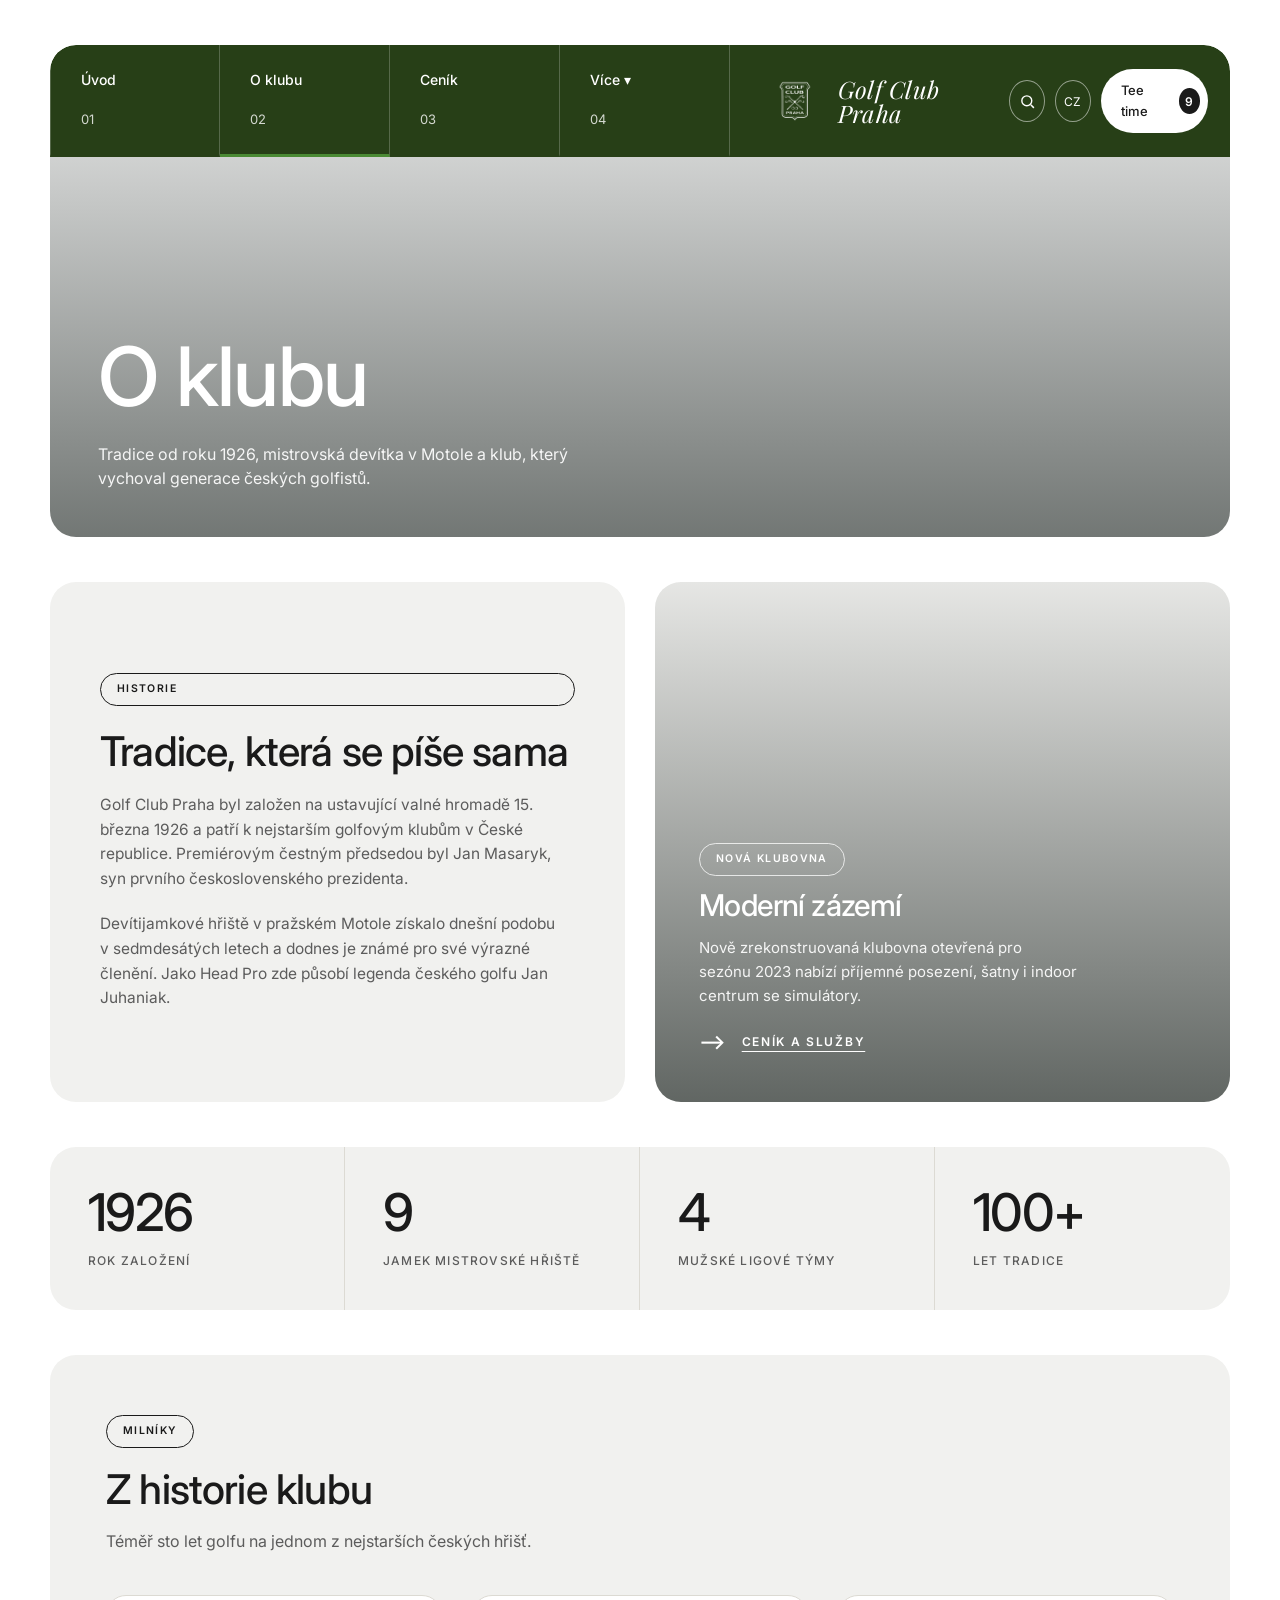
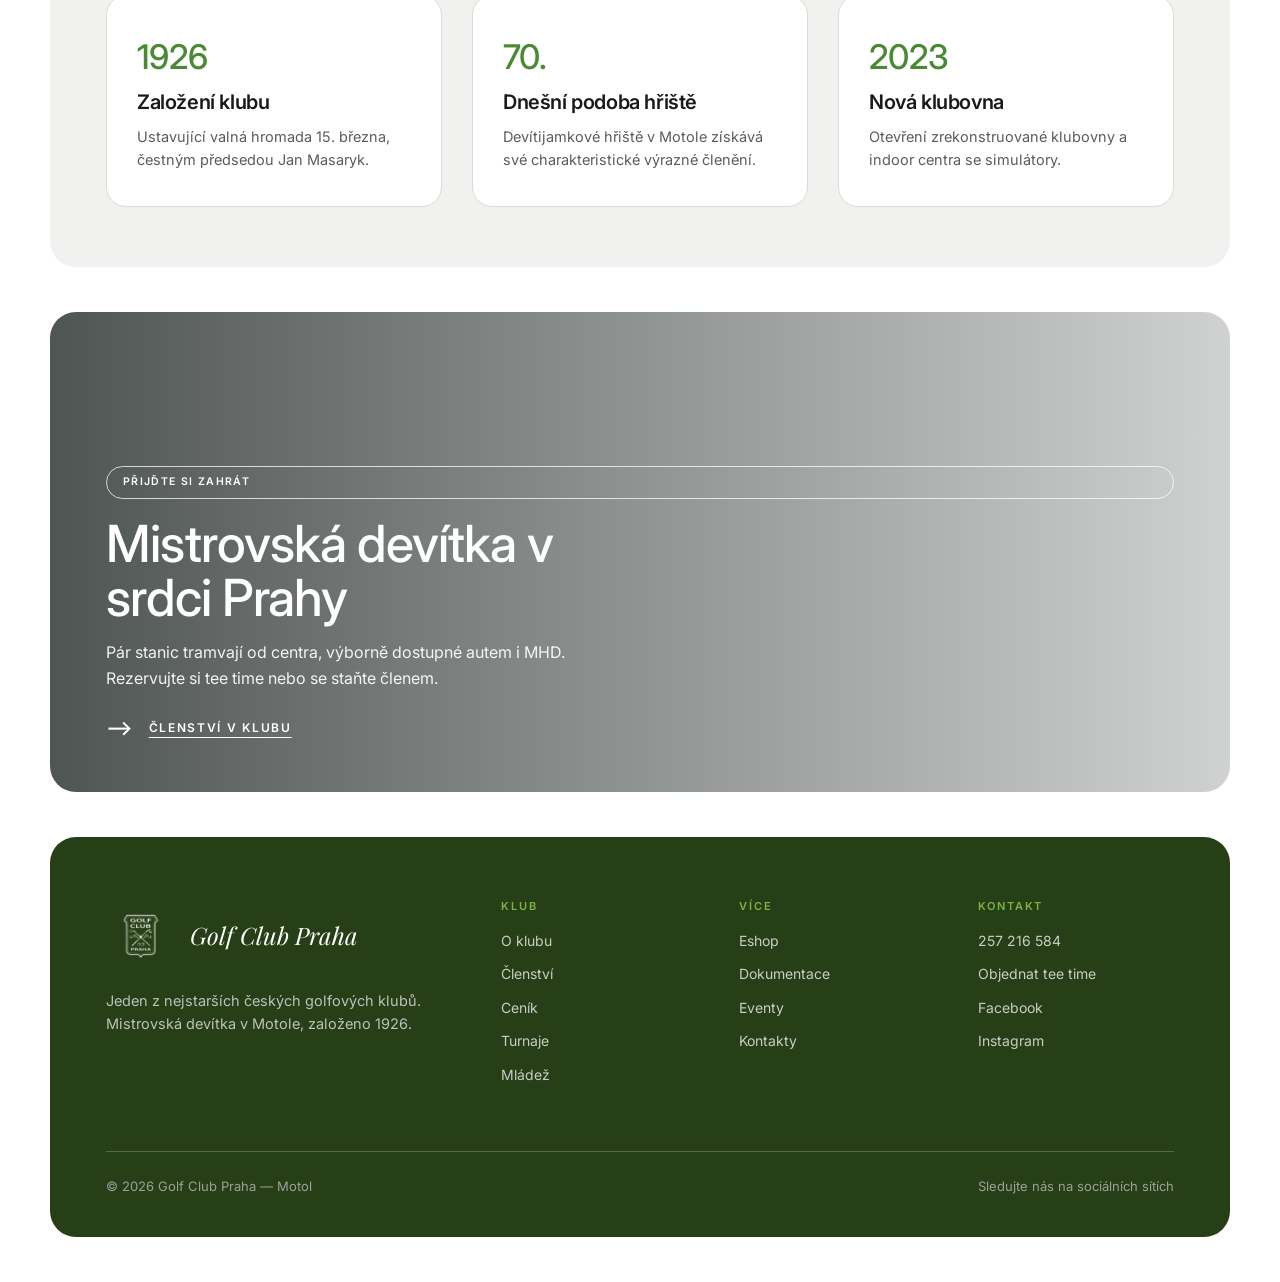
<file: o-klubu.html>
<!DOCTYPE html>
<html lang="cs">
<head>
<meta charset="UTF-8">
<meta name="viewport" content="width=device-width, initial-scale=1.0">
<title>Golf Club Praha — O klubu</title>
<link rel="preconnect" href="https://fonts.googleapis.com">
<link rel="preconnect" href="https://fonts.gstatic.com" crossorigin>
<link href="https://fonts.googleapis.com/css2?family=Inter:wght@400;500;600;700&family=Playfair+Display:ital@1&display=swap" rel="stylesheet">
<style>
:root{
  --bg:#ffffff;          /* page background */
  --slate:#273F17;       /* dark petrol header/panels */
  --slate-2:#1d2f10;
  --olive:#4a8a34;       /* army green accent */
  --lime:#7cb342;        /* lime chip */
  --ink:#1a1a1a;
  --gray:#5c5c5c;
  --card:#f1f1ef;        /* slightly gray "off-white" card */
  --white:#ffffff;
  --line:#dcdad3;
  --line-dk:rgba(255,255,255,.22);
}
*{margin:0;padding:0;box-sizing:border-box}
html{scroll-behavior:smooth}
body{
  font-family:"Inter","Helvetica Neue",Arial,sans-serif;
  color:var(--ink);background:var(--bg);
  -webkit-font-smoothing:antialiased;line-height:1.6;
  padding:0 50px;
}
h1,h2,h3,h4{font-weight:500;letter-spacing:-.02em;line-height:1.05}
a{color:inherit;text-decoration:none}
img{display:block;max-width:100%}
.wrap{max-width:1340px;margin-left:auto;margin-right:auto;padding:0}
section{margin-top:45px}

/* pills / chips */
.pill{display:inline-flex;align-items:center;gap:8px;border:1px solid var(--ink);
  border-radius:100px;padding:11px 20px;font-size:11px;letter-spacing:.13em;
  text-transform:uppercase;font-weight:600;background:transparent;color:var(--ink);
  transition:background .2s,color .2s;cursor:pointer;white-space:nowrap}
.pill:hover{background:var(--ink);color:#fff}
.pill.light{border-color:rgba(255,255,255,.7);color:#fff}
.pill.light:hover{background:#fff;color:var(--ink)}
.chip{display:inline-flex;align-items:center;border:1px solid var(--ink);border-radius:100px;
  padding:7px 16px;font-size:10.5px;letter-spacing:.13em;text-transform:uppercase;font-weight:600}
.chip.light{border-color:rgba(255,255,255,.75);color:#fff}

/* arrow link */
.arrow-link{display:inline-flex;align-items:center;gap:14px;font-size:12px;
  letter-spacing:.14em;text-transform:uppercase;font-weight:600}
.arrow-link .ar{font-size:20px;line-height:1;transition:transform .25s}
.arrow-link .lbl{text-decoration:underline;text-underline-offset:5px;text-decoration-thickness:1px}
.arrow-link:hover .ar{transform:translateX(6px)}

/* round icon btn */
.ico{width:42px;height:42px;border-radius:50%;border:1px solid rgba(255,255,255,.5);
  display:flex;align-items:center;justify-content:center;color:#fff;font-size:12px;
  letter-spacing:.06em;transition:background .2s,color .2s}
.ico:hover{background:#fff;color:var(--slate)}
.ico svg{width:17px;height:17px}

/* ===== HERO + NAV ===== */
.hero{margin-top:0;padding-top:45px}
.hero-card{border-radius:26px;overflow:hidden;position:relative}
.topbar{display:grid;grid-template-columns:1fr auto 1fr;align-items:stretch;
  background:var(--slate);position:relative;z-index:3;border-radius:26px 26px 0 0}
.tabs{display:flex}
.tab{padding:20px 30px;color:#fff;display:flex;flex-direction:column;gap:18px;
  min-width:170px;border-bottom:3px solid transparent;border-right:1px solid var(--line-dk);
  transition:border-color .25s;cursor:pointer}
.tab:first-child{border-left:1px solid var(--line-dk)}
.tab .t{font-size:14px;font-weight:500}
.tab .n{font-size:13px;opacity:.8}
.tab.active{border-bottom-color:var(--olive)}
.tab:hover{border-bottom-color:var(--olive)}
.tab.has-drop{position:relative}
.dropdown{position:absolute;top:100%;left:0;min-width:250px;background:var(--slate-2);border-radius:14px;overflow:hidden;
  display:flex;flex-direction:column;opacity:0;visibility:hidden;transform:translateY(8px);
  transition:opacity .2s,transform .2s,visibility .2s;z-index:30;box-shadow:0 20px 40px rgba(0,0,0,.35)}
.tab.has-drop:hover .dropdown,.tab.has-drop.open .dropdown{opacity:1;visibility:visible;transform:translateY(0)}
.dropdown a{padding:15px 24px;color:#fff;font-size:13.5px;letter-spacing:.03em;
  border-bottom:1px solid var(--line-dk);transition:background .2s,color .2s}
.dropdown a:last-child{border-bottom:none}
.dropdown a:hover{background:var(--slate);color:var(--lime)}
.brand{display:flex;align-items:center;gap:12px;padding:0 34px}
.brand .nav-mark{width:44px;height:44px;color:#fff;flex:none}
.brand .bw{color:#fff;font-family:"Playfair Display",Georgia,serif;font-style:italic;
  font-size:24px;letter-spacing:.01em;line-height:1}
.topright{display:flex;align-items:center;justify-content:flex-end;gap:10px;padding:0 22px}
.cartpill{background:#fff;color:var(--ink);border-radius:100px;padding:11px 8px 11px 20px;
  display:flex;align-items:center;gap:14px;font-size:13px;font-weight:500}
.cartpill b{background:var(--ink);color:#fff;border-radius:50%;width:26px;height:26px;
  display:flex;align-items:center;justify-content:center;font-size:12px;font-weight:600}

.hero-body{position:relative;min-height:560px;color:#fff;display:flex;flex-direction:column;
  justify-content:flex-end;padding:42px 48px 46px;
  background:linear-gradient(180deg,rgba(20,28,24,.15),rgba(20,28,24,.55)),
  url("https://images.unsplash.com/photo-1535131749006-b7f58c99034b?q=80&w=2400&auto=format&fit=crop") center/cover}
.crumb{position:absolute;top:30px;left:48px;font-size:14px;opacity:.92;font-weight:400}
.hero-body h1{font-size:clamp(46px,6.4vw,84px);font-weight:500;max-width:14ch}
.hero-body p{max-width:50ch;margin-top:22px;font-size:16px;opacity:.92;line-height:1.55}
.hero-actions{display:flex;gap:12px;flex-wrap:wrap;margin-top:30px}
/* shorter hero for subpages */
.page-hero .hero-body{min-height:380px}

/* ===== STATS ===== */
.stats{background:var(--card);border-radius:26px;overflow:hidden}
.stats-grid{display:grid;grid-template-columns:repeat(4,1fr)}
.stat{padding:40px 38px;border-right:1px solid var(--line)}
.stat:last-child{border-right:none}
.stat .num{font-size:clamp(34px,4.2vw,52px);font-weight:500;line-height:1;letter-spacing:-.03em;white-space:nowrap}
.stat .num span{color:inherit}
.stat .lbl{font-size:12px;letter-spacing:.1em;text-transform:uppercase;color:var(--gray);margin-top:12px;font-weight:500}

/* ===== SPLIT EDITORIAL (fitting style) ===== */
.split{display:grid;grid-template-columns:1fr 1fr;gap:30px}
.panel{background:var(--card);border-radius:26px;overflow:hidden;display:grid}
.panel.img-l{grid-template-columns:1fr 1fr;gap:30px}
.panel.img-r{grid-template-columns:1fr 1fr;gap:30px}
.panel-img{min-height:420px;background-size:cover;background-position:center}
.panel-txt{padding:54px 50px;display:flex;flex-direction:column;justify-content:center}
.panel-txt .chip{margin-bottom:24px}
.panel-txt h2{font-size:clamp(30px,3.2vw,44px);font-weight:500}
.panel-txt p{margin-top:20px;color:var(--gray);font-size:15.5px;max-width:46ch}
.panel-txt .arrow-link{margin-top:34px}
.panel-img.overlay{position:relative;color:#fff;display:flex;align-items:flex-end;padding:46px 44px;min-height:520px}
.panel-img.overlay::before{content:"";position:absolute;inset:0;
  background:linear-gradient(180deg,rgba(20,28,24,.05),rgba(20,28,24,.65))}
.panel-img.overlay > *{position:relative;z-index:2}
.overlay-in h3{font-size:30px;font-weight:500;margin-top:14px}
.overlay-in p{margin-top:14px;font-size:15px;opacity:.92;max-width:42ch}
.overlay-in .arrow-link{margin-top:24px;color:#fff}

/* ===== BANNER + CARDS ===== */
.banner{border-radius:26px;overflow:hidden;position:relative;color:#fff;min-height:480px;
  display:flex;flex-direction:column;justify-content:flex-end;padding:54px 56px;
  background:linear-gradient(90deg,rgba(20,28,24,.7),rgba(20,28,24,.15)),
  url("https://images.unsplash.com/photo-1592919505780-303950717480?q=80&w=2400&auto=format&fit=crop") center/cover}
.banner h2{font-size:clamp(34px,4vw,56px);font-weight:500;margin-top:18px;max-width:16ch}
.banner p{margin-top:16px;font-size:16px;opacity:.92;max-width:52ch}
.banner .arrow-link{margin-top:26px;color:#fff}
.cards{display:grid;grid-template-columns:repeat(3,1fr);gap:30px;margin-top:45px}
.card{border-radius:26px;overflow:hidden;position:relative;min-height:440px;color:#fff;
  display:flex;flex-direction:column;justify-content:flex-end;padding:34px 32px;background-size:cover;background-position:center}
.card::before{content:"";position:absolute;inset:0;background:linear-gradient(180deg,rgba(20,28,24,.05),rgba(20,28,24,.7))}
.card > *{position:relative;z-index:2}
.card h3{font-size:26px;font-weight:500}
.card p{font-size:14px;opacity:.9;margin:12px 0 18px;max-width:34ch}
.card .arrow-link{color:#fff}

/* ===== PRICING ===== */
.pricing{background:var(--card);border-radius:26px;padding:60px 56px}
.pricing .head{display:flex;justify-content:space-between;align-items:flex-end;flex-wrap:wrap;gap:20px;margin-bottom:14px}
.pricing h2{font-size:clamp(34px,4vw,52px);font-weight:500}
.pricing .sub{color:var(--gray);margin-top:10px;font-size:16px}
.price-cols{display:grid;grid-template-columns:1fr 1fr;gap:60px;margin-top:46px}
.price-block{margin-bottom:40px}
.price-block h3{font-size:12px;letter-spacing:.16em;text-transform:uppercase;font-weight:600;
  color:var(--ink);border-bottom:2px solid var(--olive);padding-bottom:14px;margin-bottom:4px}
.price-row{display:flex;justify-content:space-between;align-items:baseline;gap:20px;
  padding:17px 0;border-bottom:1px solid var(--line)}
.price-row .desc{font-size:15.5px;color:#2a2a2a}
.price-row .desc .muted{display:block;font-size:13px;color:var(--gray);margin-top:3px}
.price-row .amt{font-size:20px;font-weight:600;white-space:nowrap;letter-spacing:-.02em}
.price-row .amt .member{display:block;font-size:12px;font-weight:500;color:var(--gray);text-align:right;margin-top:3px}
.pricing-note{margin-top:30px;font-size:13.5px;color:var(--gray)}

/* academy / offer panel */
.offer{background:var(--slate);color:#fff;border-radius:26px;padding:54px 50px;
  display:grid;grid-template-columns:1.25fr 1fr;gap:48px;align-items:center;margin-top:45px}
.offer .chip{margin-bottom:20px}
.offer h3{font-size:32px;font-weight:500}
.offer p{color:#c9cdc6;margin-top:16px;font-size:15px;max-width:46ch}
.offer .arrow-link{margin-top:26px;color:#fff}
.tiers{display:flex;flex-direction:column;gap:14px}
.tier{display:flex;justify-content:space-between;align-items:center;
  border-bottom:1px solid var(--line-dk);padding-bottom:14px;font-size:16px}
.tier b{font-weight:600;font-size:19px;letter-spacing:-.02em}
.tier b span{color:inherit}
.price-cta{display:flex;gap:12px;flex-wrap:wrap;margin-top:42px}

/* ===== CENTERED FEATURE BANNER ===== */
.feature{border-radius:26px;overflow:hidden;position:relative;color:#fff;min-height:640px;
  display:flex;flex-direction:column;align-items:center;justify-content:center;text-align:center;
  padding:70px 40px;
  background:linear-gradient(180deg,rgba(20,28,24,.4),rgba(20,28,24,.55)),
  url("https://images.unsplash.com/photo-1500932334442-8761ee4810a7?q=80&w=2400&auto=format&fit=crop") center/cover}
.feature h2{font-size:clamp(34px,4.8vw,62px);font-weight:500;max-width:17ch;line-height:1.08;margin-top:24px}
.feature p{margin-top:24px;max-width:62ch;font-size:15.5px;opacity:.92;line-height:1.6}
.feature .feats{display:flex;flex-wrap:wrap;gap:14px 26px;justify-content:center;align-items:center;
  margin-top:40px;font-size:12px;letter-spacing:.14em;text-transform:uppercase;font-weight:600}
.feature .feats .dot{opacity:.55}

/* ===== PRODUCT DETAIL ===== */
.product{background:var(--card);border-radius:26px;padding:46px;display:grid;
  grid-template-columns:1fr 1fr;gap:40px;align-items:stretch}
.pmedia{position:relative;display:flex;align-items:center;justify-content:center;min-height:540px}
.pmedia .badge360{position:absolute;top:4px;left:4px;font-size:13px;display:flex;align-items:center;gap:8px;color:var(--ink);z-index:2}
.pmedia .pimg{width:88%;border-radius:18px;object-fit:cover;aspect-ratio:1/1}
.pthumbs{position:absolute;left:4px;bottom:4px;display:flex;flex-direction:column;gap:12px;z-index:2}
.pthumb{width:56px;height:56px;border-radius:12px;overflow:hidden;border:1px solid var(--line);background:#fff;cursor:pointer;transition:border-color .2s}
.pthumb.active,.pthumb:hover{border-color:var(--ink)}
.pthumb img{width:100%;height:100%;object-fit:cover}
.pcard{background:var(--white);border-radius:20px;padding:46px 44px;display:flex;flex-direction:column}
.pcard h2{font-size:clamp(30px,3.2vw,44px);font-weight:500}
.pcard .ey{font-size:12px;letter-spacing:.13em;text-transform:uppercase;font-weight:600;margin-top:20px}
.pcard .lead{color:var(--gray);margin-top:14px;font-size:15px;line-height:1.6}
.opt-label{font-size:11px;letter-spacing:.14em;text-transform:uppercase;font-weight:600;color:var(--gray);margin:24px 0 10px}
.opts{display:flex;gap:12px;flex-wrap:wrap}
.opt{min-width:92px;height:60px;border:1px solid var(--line);border-radius:12px;display:flex;
  align-items:center;justify-content:center;font-size:14px;cursor:pointer;background:#fff;transition:border-color .2s;padding:0 14px;text-align:center}
.opt.active,.opt:hover{border-color:var(--ink)}
.buybtn{display:block;width:100%;text-align:center;border:1px solid var(--ink);border-radius:100px;
  padding:18px;margin-top:28px;font-size:13px;letter-spacing:.1em;text-transform:uppercase;font-weight:600;
  transition:background .2s,color .2s}
.buybtn:hover{background:var(--ink);color:#fff}
.shipnote{font-size:13px;color:var(--gray);margin-top:14px}
.shipnote b{color:var(--ink)}
.acc{margin-top:24px;border-top:1px solid var(--line)}
.acc-item{border-bottom:1px solid var(--line)}
.acc-h{display:flex;justify-content:space-between;align-items:center;padding:18px 0;cursor:pointer;
  font-size:12px;letter-spacing:.13em;text-transform:uppercase;font-weight:600;list-style:none}
.acc-h::-webkit-details-marker{display:none}
.acc-h .pm{width:22px;height:22px;border-radius:50%;border:1px solid var(--gray);display:flex;
  align-items:center;justify-content:center;color:var(--gray);font-size:15px;line-height:1}
details[open] .acc-h .pm{color:var(--ink);border-color:var(--ink)}
.acc-b{padding:0 0 20px;color:var(--gray);font-size:14.5px;line-height:1.6}

/* ===== GENERIC CONTENT BLOCKS (subpages) ===== */
.block{background:var(--card);border-radius:26px;padding:60px 56px}
.block.dark{background:var(--slate);color:#fff}
.sec-head{max-width:62ch}
.sec-head .chip{margin-bottom:20px}
.sec-head h2{font-size:clamp(28px,3.2vw,46px);font-weight:500}
.sec-head p{margin-top:18px;color:var(--gray);font-size:16px}
.block.dark .sec-head p{color:#c9cdc6}
.prose{max-width:72ch}
.prose p{margin-top:16px;color:var(--gray);font-size:16px}
.prose p:first-child{margin-top:24px}
.block.dark .prose p{color:#c9cdc6}

/* info cards */
.info-grid{display:grid;grid-template-columns:repeat(3,1fr);gap:30px;margin-top:40px}
.info{background:var(--white);border-radius:20px;padding:34px 30px;border:1px solid var(--line)}
.info .num{font-size:34px;font-weight:500;color:var(--olive);letter-spacing:-.02em}
.info h3{font-size:20px;font-weight:600;margin-top:8px}
.info p{margin-top:12px;color:var(--gray);font-size:14.5px}

/* list rows */
.rows{margin-top:40px;border-top:1px solid var(--line)}
.row-item{display:flex;align-items:center;gap:24px;padding:24px 4px;border-bottom:1px solid var(--line)}
.row-item .date{flex:none;width:118px;font-weight:600;font-size:16px}
.row-item .date span{display:block;color:var(--gray);font-weight:500;font-size:13px;margin-top:2px}
.row-item .rmain{flex:1;min-width:0}
.row-item h3{font-size:19px;font-weight:600}
.row-item p{color:var(--gray);font-size:14px;margin-top:4px}
.row-item .pill{flex:none}

/* membership / plan cards */
.plans{display:grid;grid-template-columns:repeat(3,1fr);gap:30px;margin-top:40px}
.plan{background:var(--white);border-radius:20px;padding:40px 34px;display:flex;flex-direction:column;border:1px solid var(--line)}
.plan.feat{background:var(--slate);color:#fff;border-color:var(--slate)}
.plan .pname{font-size:12px;letter-spacing:.14em;text-transform:uppercase;font-weight:600;color:var(--olive)}
.plan.feat .pname{color:var(--lime)}
.plan .price{font-size:42px;font-weight:500;margin-top:16px;letter-spacing:-.03em}
.plan .price small{font-size:15px;color:var(--gray);font-weight:500;letter-spacing:0}
.plan.feat .price small{color:#c9cdc6}
.plan ul{list-style:none;margin:24px 0 28px;display:flex;flex-direction:column;gap:13px}
.plan li{font-size:14.5px;padding-left:26px;position:relative;color:var(--gray)}
.plan.feat li{color:#dfe3dd}
.plan li::before{content:"✓";position:absolute;left:0;color:var(--olive);font-weight:700}
.plan.feat li::before{color:var(--lime)}
.plan .pill{margin-top:auto;justify-content:center}
.plan.feat .pill{border-color:rgba(255,255,255,.7);color:#fff}
.plan.feat .pill:hover{background:#fff;color:var(--ink)}

/* shop grid */
.shop{display:grid;grid-template-columns:repeat(3,1fr);gap:30px;margin-top:40px}
.prod{background:var(--white);border-radius:20px;overflow:hidden;border:1px solid var(--line);display:flex;flex-direction:column;transition:transform .25s}
.prod:hover{transform:translateY(-5px)}
.prod .ph{aspect-ratio:4/3;background-color:var(--card);background-size:cover;background-position:center}
.prod .pb{padding:22px 22px 26px}
.prod .tag{font-size:10.5px;letter-spacing:.14em;text-transform:uppercase;font-weight:600;color:var(--olive)}
.prod h3{font-size:18px;font-weight:600;margin-top:8px}
.prod .pr{font-size:18px;font-weight:600;margin-top:10px;letter-spacing:-.02em}

/* contact */
.contact{display:grid;grid-template-columns:1fr 1fr;gap:30px}
.contact-info{background:var(--card);border-radius:26px;padding:54px 50px}
.contact-info h2{font-size:clamp(26px,3vw,40px);font-weight:500;margin-bottom:14px}
.contact-info .line{padding:18px 0;border-bottom:1px solid var(--line)}
.contact-info .line:last-child{border-bottom:none}
.contact-info .k{font-size:11px;letter-spacing:.14em;text-transform:uppercase;color:var(--gray);font-weight:600}
.contact-info .v{font-size:18px;margin-top:6px}
.map{border-radius:26px;overflow:hidden;min-height:440px;background:var(--card)}
.map iframe{width:100%;height:100%;border:0;display:block;min-height:440px}

/* ===== FOOTER ===== */
footer.wrap{background:var(--slate);color:#fff;border-radius:26px;padding:64px 56px 40px;margin-top:45px;margin-bottom:45px}
.foot-grid{display:grid;grid-template-columns:1.8fr 1fr 1fr 1fr;gap:42px;margin-bottom:54px}
.foot-logo{display:flex;align-items:center;gap:14px}
.foot-mark{width:48px;height:48px;flex:none;color:#fff}
.foot-logo .bw{font-family:"Playfair Display",Georgia,serif;font-style:italic;font-size:24px;color:#fff}
footer p.about{margin-top:18px;color:#bcc1ba;max-width:36ch;font-size:14.5px}
.foot-col h4{font-size:11px;letter-spacing:.16em;text-transform:uppercase;color:var(--lime);margin-bottom:18px;font-weight:600}
.foot-col a{display:block;color:#c9cdc6;font-size:14px;margin-bottom:11px;transition:color .2s}
.foot-col a:hover{color:#fff}
.foot-bottom{border-top:1px solid var(--line-dk);padding-top:24px;display:flex;
  justify-content:space-between;flex-wrap:wrap;gap:12px;font-size:13px;color:#9aa099}

@media(max-width:1080px){
  .tabs{display:none}
  .topbar{grid-template-columns:auto 1fr}
  .brand{padding-left:22px}
  .stats-grid{grid-template-columns:1fr 1fr}
  .stat:nth-child(2){border-right:none}
  .stat:nth-child(-n+2){border-bottom:1px solid var(--line)}
  .split{grid-template-columns:1fr}
  .panel.img-l,.panel.img-r{grid-template-columns:1fr}
  .cards{grid-template-columns:1fr}
  .price-cols{grid-template-columns:1fr;gap:30px}
  .offer{grid-template-columns:1fr;gap:30px}
  .product{grid-template-columns:1fr;gap:30px;padding:30px}
  .pmedia{min-height:380px}
  .info-grid,.plans,.shop{grid-template-columns:1fr}
  .contact{grid-template-columns:1fr}
  .foot-grid{grid-template-columns:1fr 1fr}
  body{padding:0 24px}
}
@media(max-width:620px){
  body{padding:0 16px}
  .topright .ico{display:none}
  .block,.pricing,.banner,.offer,.contact-info{padding-left:28px;padding-right:28px}
  .panel-txt{padding:36px 28px}
  .hero-body{padding:32px 26px 34px}
  .crumb{left:26px;font-size:12px}
  .row-item{flex-wrap:wrap;gap:10px}
  .row-item .date{width:auto}
  .foot-grid{grid-template-columns:1fr}
}

/* ===== LOGO + THICKER HEADER + MOBILE MENU ===== */
.brand .nav-mark{height:56px;width:auto}
.foot-mark{height:60px;width:auto}
.tab{padding-top:24px;padding-bottom:24px}
.menu-btn{display:none;position:absolute;right:20px;top:0;bottom:0;margin:auto 0;width:48px;height:48px;
  border-radius:50%;border:none;background:transparent;cursor:pointer;padding:0;
  align-items:center;justify-content:center;z-index:8;transition:transform .2s}
.menu-btn:hover{transform:scale(1.08)}
.menu-btn img{width:46px;height:46px;display:block}

.mnav{display:none;position:absolute;top:100%;left:0;right:0;background:#273F17;flex-direction:column;
  z-index:50;border-radius:0 0 18px 18px;overflow-y:auto;max-height:calc(100vh - 120px);box-shadow:0 24px 40px rgba(0,0,0,.35)}
.hero-card.menu-open{overflow:visible}
.mnav.open{display:flex}
.mnav a{padding:16px 26px;color:#fff;font-size:15px;border-bottom:1px solid rgba(255,255,255,.14)}
.mnav a:last-child{border-bottom:none}
.mnav a:hover{background:var(--slate-2);color:var(--lime)}
@media(max-width:1080px){
  .menu-btn{display:flex}
  .topbar{grid-template-columns:1fr;min-height:84px}
  .topright{display:none}
  .brand{justify-content:flex-start;padding-left:24px}
}

/* ===== LOGO BADGE (pravé logo klubu) ===== */
.logo-badge{display:inline-flex;align-items:center;justify-content:center;flex:none}
.brand .logo-badge img{height:62px;width:auto;display:block}
.foot-logo .logo-badge img{height:70px;width:auto;display:block}

.mnav-tee{display:flex;align-items:center;justify-content:center;gap:10px;margin:10px;padding:14px;
  background:#fff;color:var(--ink)!important;border-radius:100px;font-weight:600;border-bottom:none!important}
.mnav-tee b{background:var(--ink);color:#fff;border-radius:50%;width:24px;height:24px;display:inline-flex;align-items:center;justify-content:center;font-size:12px}
.mnav-tee:hover{background:var(--lime)!important;color:#fff!important}
/* reveal animace */
.reveal{opacity:0;transform:translateY(34px);transition:opacity .7s cubic-bezier(.2,.7,.2,1),transform .7s cubic-bezier(.2,.7,.2,1)}
.reveal.in{opacity:1;transform:none}
.reveal-l{opacity:0;transform:translateX(-46px);transition:opacity .7s cubic-bezier(.2,.7,.2,1),transform .7s cubic-bezier(.2,.7,.2,1)}
.reveal-l.in{opacity:1;transform:none}
.reveal-r{opacity:0;transform:translateX(46px);transition:opacity .7s cubic-bezier(.2,.7,.2,1),transform .7s cubic-bezier(.2,.7,.2,1)}
.reveal-r.in{opacity:1;transform:none}
.reveal-d{transition-delay:.12s}.reveal-d2{transition-delay:.24s}.reveal-d3{transition-delay:.36s}
@media(prefers-reduced-motion:reduce){.reveal,.reveal-l,.reveal-r{opacity:1!important;transform:none!important;transition:none!important}}
</style>
</head>
<body>

<header class="hero wrap page-hero">
  <div class="hero-card">
    <div class="topbar">
      <button class="menu-btn" aria-label="Menu" onclick="gcpMenu()"><img src="menu-ball.png" alt="Menu"></button>
      <nav class="tabs">
        <a href="index.html" class="tab"><span class="t">Úvod</span><span class="n">01</span></a>
        <a href="o-klubu.html" class="tab active"><span class="t">O klubu</span><span class="n">02</span></a>
        <a href="cenik.html" class="tab"><span class="t">Ceník</span><span class="n">03</span></a>
        <div class="tab has-drop"><span class="t">Více ▾</span><span class="n">04</span>
          <div class="dropdown">
            <a href="clenstvi.html">Členství</a>
            <a href="turnaje.html">Turnaje</a>
            <a href="mladez.html">Mládež</a>
            <a href="eshop.html">Eshop</a>
            <a href="dokumentace.html">Dokumentace</a>
            <a href="eventy.html">Eventy</a>
            <a href="kontakt.html">Kontakty</a>
          </div>
        </div>
      </nav>
      <nav class="mnav" id="mnav">
        <a href="http://rezervace.gcp.cz" class="mnav-tee">Tee time <b>9</b></a>
        <a href="index.html">Úvod</a>
        <a href="o-klubu.html">O klubu</a>
        <a href="cenik.html">Ceník</a>
        <a href="clenstvi.html">Členství</a>
        <a href="turnaje.html">Turnaje</a>
        <a href="mladez.html">Mládež</a>
        <a href="eshop.html">Eshop</a>
        <a href="dokumentace.html">Dokumentace</a>
        <a href="eventy.html">Eventy</a>
        <a href="kontakt.html">Kontakty</a>
      </nav>
      <a href="index.html" class="brand">
        <span class="logo-badge"><img src="logo-white.png" alt="Golf Club Praha"></span>
        <span class="bw">Golf Club Praha</span>
      </a>
      <div class="topright">
        <a class="ico" aria-label="Hledat"><svg viewBox="0 0 24 24" fill="none" stroke="currentColor" stroke-width="2"><circle cx="11" cy="11" r="7"/><path d="m21 21-4.3-4.3"/></svg></a>
        <a class="ico">CZ</a>
        <a href="http://rezervace.gcp.cz" class="cartpill">Tee time <b>9</b></a>
      </div>
    </div>
    <div class="hero-body" style="background:linear-gradient(180deg,rgba(20,28,24,.2),rgba(20,28,24,.6)),url('https://images.unsplash.com/photo-1535132011086-b8818f016104?q=80&w=2400&auto=format&fit=crop') center/cover">
      <h1>O klubu</h1>
      <p>Tradice od roku 1926, mistrovská devítka v Motole a klub, který vychoval generace českých golfistů.</p>
    </div>
  </div>
</header>

<!-- INTRO -->
<section class="split wrap">
  <div class="panel">
    <div class="panel-txt">
      <span class="chip">Historie</span>
      <h2>Tradice, která se píše sama</h2>
      <p>Golf Club Praha byl založen na ustavující valné hromadě 15. března 1926 a patří k nejstarším golfovým klubům v České republice. Premiérovým čestným předsedou byl Jan Masaryk, syn prvního československého prezidenta.</p>
      <p>Devítijamkové hřiště v pražském Motole získalo dnešní podobu v sedmdesátých letech a dodnes je známé pro své výrazné členění. Jako Head Pro zde působí legenda českého golfu Jan Juhaniak.</p>
    </div>
  </div>
  <div class="panel">
    <div class="panel-img overlay" style="background-image:url('https://images.unsplash.com/photo-1611374243147-44a702c2d44c?q=80&w=1600&auto=format&fit=crop')">
      <div class="overlay-in">
        <span class="chip light">Nová klubovna</span>
        <h3>Moderní zázemí</h3>
        <p>Nově zrekonstruovaná klubovna otevřená pro sezónu 2023 nabízí příjemné posezení, šatny i indoor centrum se simulátory.</p>
        <a href="cenik.html" class="arrow-link"><span class="ar">⟶</span><span class="lbl">Ceník a služby</span></a>
      </div>
    </div>
  </div>
</section>

<!-- STATS -->
<section class="stats wrap">
  <div class="stats-grid">
    <div class="stat"><div class="num">1926</div><div class="lbl">Rok založení</div></div>
    <div class="stat"><div class="num">9</div><div class="lbl">Jamek mistrovské hřiště</div></div>
    <div class="stat"><div class="num">4</div><div class="lbl">Mužské ligové týmy</div></div>
    <div class="stat"><div class="num">100<span>+</span></div><div class="lbl">Let tradice</div></div>
  </div>
</section>

<!-- MILNÍKY -->
<section class="wrap">
  <div class="block">
    <div class="sec-head">
      <span class="chip">Milníky</span>
      <h2>Z historie klubu</h2>
      <p>Téměř sto let golfu na jednom z nejstarších českých hřišť.</p>
    </div>
    <div class="info-grid">
      <div class="info"><div class="num">1926</div><h3>Založení klubu</h3><p>Ustavující valná hromada 15. března, čestným předsedou Jan Masaryk.</p></div>
      <div class="info"><div class="num">70.</div><h3>Dnešní podoba hřiště</h3><p>Devítijamkové hřiště v Motole získává své charakteristické výrazné členění.</p></div>
      <div class="info"><div class="num">2023</div><h3>Nová klubovna</h3><p>Otevření zrekonstruované klubovny a indoor centra se simulátory.</p></div>
    </div>
  </div>
</section>

<!-- CTA BANNER -->
<section class="wrap">
  <div class="banner" style="background:linear-gradient(90deg,rgba(20,28,24,.75),rgba(20,28,24,.2)),url('https://images.unsplash.com/photo-1592919505780-303950717480?q=80&w=2400&auto=format&fit=crop') center/cover">
    <span class="chip light">Přijďte si zahrát</span>
    <h2>Mistrovská devítka v srdci Prahy</h2>
    <p>Pár stanic tramvají od centra, výborně dostupné autem i MHD. Rezervujte si tee time nebo se staňte členem.</p>
    <a href="clenstvi.html" class="arrow-link"><span class="ar">⟶</span><span class="lbl">Členství v klubu</span></a>
  </div>
</section>

<footer class="wrap">
  <div class="foot-grid">
    <div>
      <div class="foot-logo">
        <span class="logo-badge foot-badge"><img src="logo-white.png" alt="Golf Club Praha"></span>
        <span class="bw">Golf Club Praha</span>
      </div>
      <p class="about">Jeden z nejstarších českých golfových klubů. Mistrovská devítka v Motole, založeno 1926.</p>
    </div>
    <div class="foot-col"><h4>Klub</h4><a href="o-klubu.html">O klubu</a><a href="clenstvi.html">Členství</a><a href="cenik.html">Ceník</a><a href="turnaje.html">Turnaje</a><a href="mladez.html">Mládež</a></div>
    <div class="foot-col"><h4>Více</h4><a href="eshop.html">Eshop</a><a href="dokumentace.html">Dokumentace</a><a href="eventy.html">Eventy</a><a href="kontakt.html">Kontakty</a></div>
    <div class="foot-col"><h4>Kontakt</h4><a href="tel:257216584">257 216 584</a><a href="http://rezervace.gcp.cz">Objednat tee time</a><a href="http://facebook.com/gcp.cz">Facebook</a><a href="http://instagram.com/golfclubpraha">Instagram</a></div>
  </div>
  <div class="foot-bottom"><span>© 2026 Golf Club Praha — Motol</span><span>Sledujte nás na sociálních sítích</span></div>
</footer>

<script>
(function(){
  document.querySelectorAll('.has-drop').forEach(function(d){
    d.addEventListener('click',function(e){
      if(e.target.closest('.dropdown')) return;
      e.stopPropagation();
      d.classList.toggle('open');
    });
  });
  document.addEventListener('click',function(){
    document.querySelectorAll('.has-drop.open').forEach(function(d){d.classList.remove('open');});
  });
})();
</script>
<script>function gcpMenu(){var m=document.getElementById('mnav');if(!m)return;var op=m.classList.toggle('open');var hc=m.closest('.hero-card');if(hc)hc.classList.toggle('menu-open',op);}</script>
<script>
(function(){
  var els=document.querySelectorAll('.stats,.stat,.ed-row,.ed-txt,.card,.banner,.feature,.product,.pricing,.offer,.plans .plan,.info,.shop .prod,.row-item,.block');
  els.forEach(function(el,i){
    if(el.closest('.topbar')||el.closest('.mnav')) return;
    if(!el.classList.contains('reveal')&&!el.classList.contains('reveal-l')&&!el.classList.contains('reveal-r')) el.classList.add('reveal');
  });
  if(!('IntersectionObserver' in window)){document.querySelectorAll('.reveal,.reveal-l,.reveal-r').forEach(function(e){e.classList.add('in')});return;}
  var io=new IntersectionObserver(function(entries){
    entries.forEach(function(en){ if(en.isIntersecting){ en.target.classList.add('in'); io.unobserve(en.target);} });
  },{threshold:.12,rootMargin:'0px 0px -40px 0px'});
  document.querySelectorAll('.reveal,.reveal-l,.reveal-r').forEach(function(e){io.observe(e)});
})();
</script>
</body>
</html>
</file>
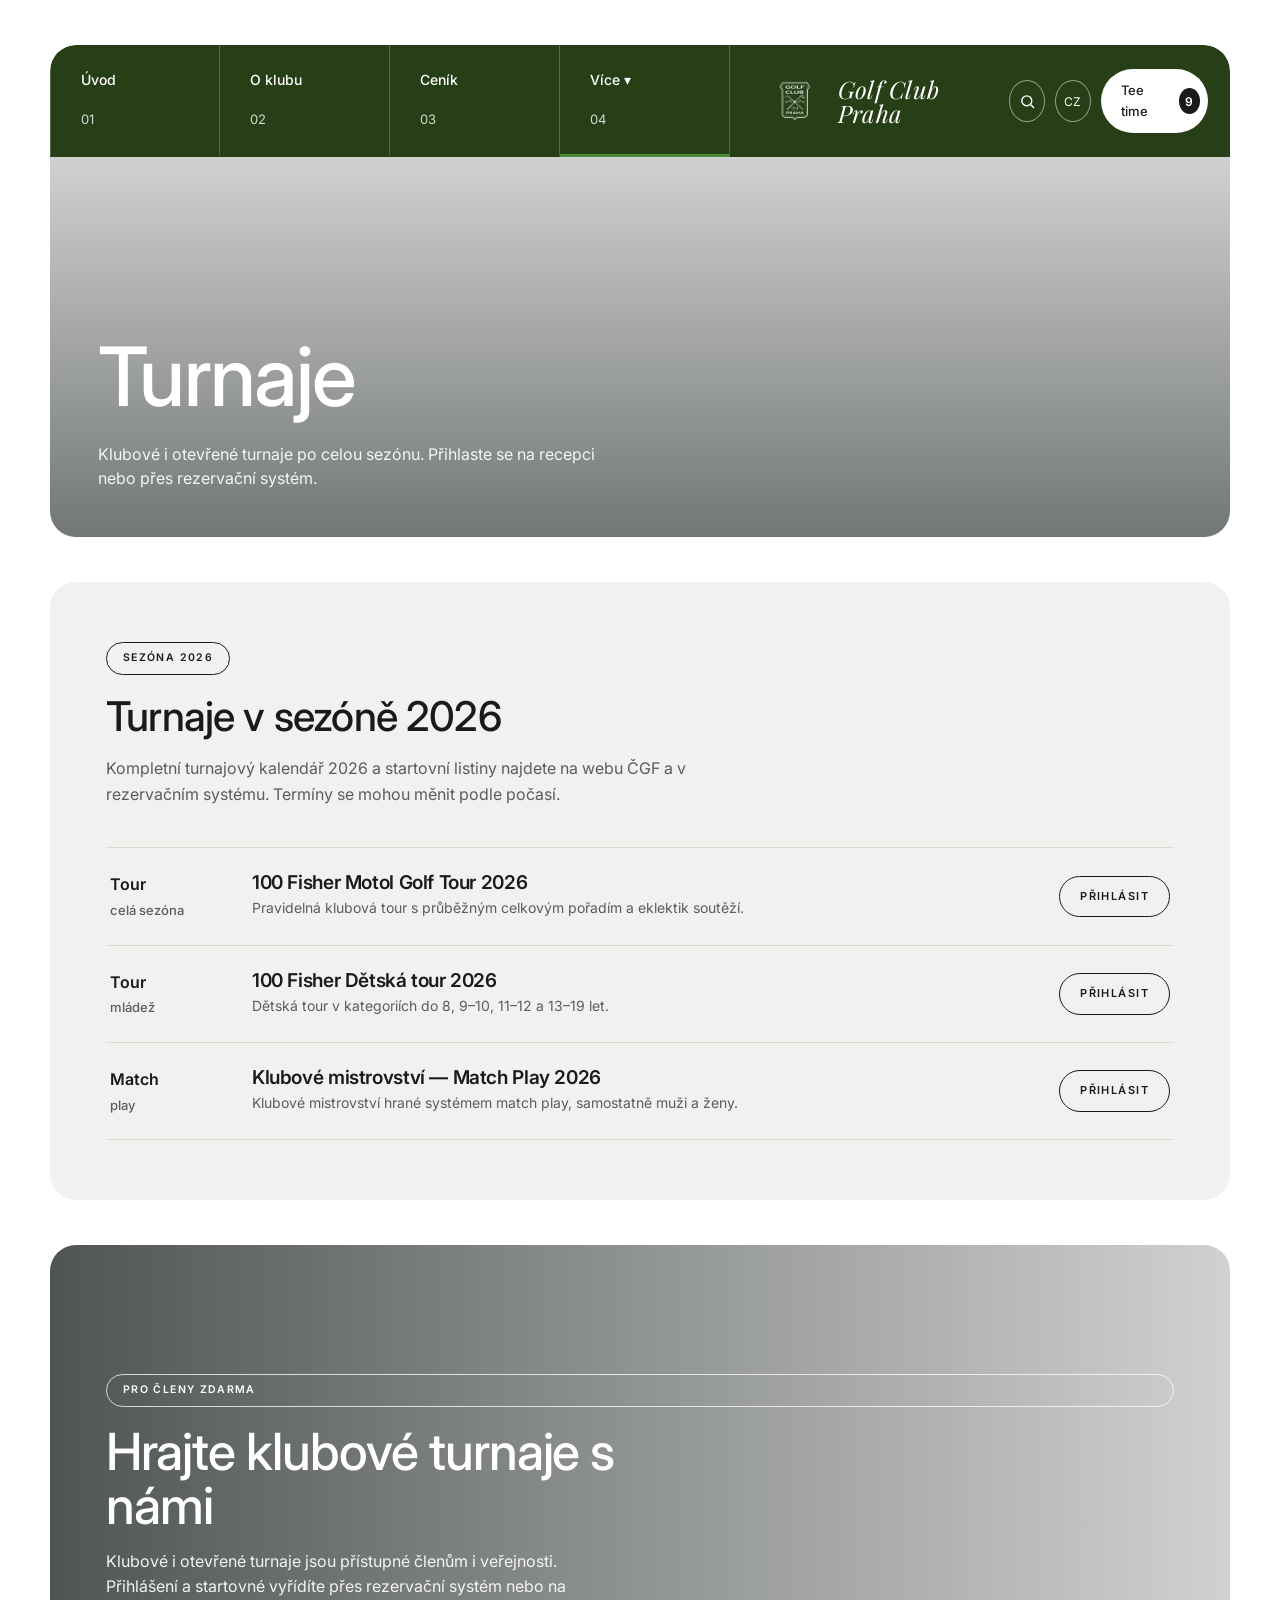
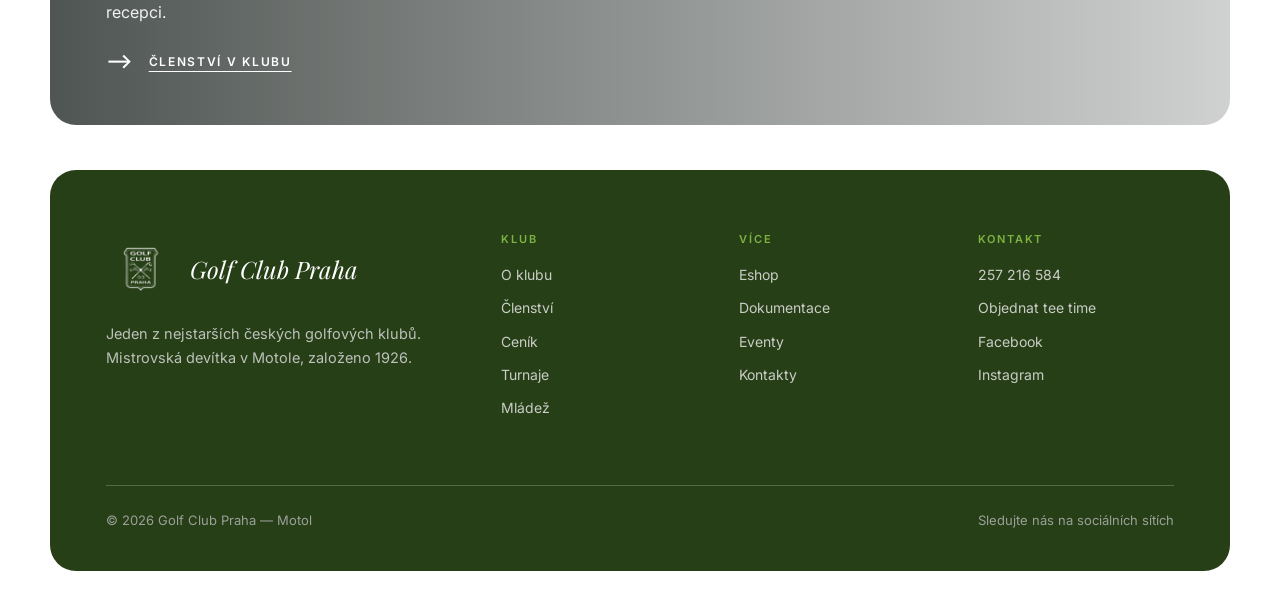
<file: turnaje.html>
<!DOCTYPE html>
<html lang="cs">
<head>
<meta charset="UTF-8">
<meta name="viewport" content="width=device-width, initial-scale=1.0">
<title>Golf Club Praha — Turnaje</title>
<link rel="preconnect" href="https://fonts.googleapis.com">
<link rel="preconnect" href="https://fonts.gstatic.com" crossorigin>
<link href="https://fonts.googleapis.com/css2?family=Inter:wght@400;500;600;700&family=Playfair+Display:ital@1&display=swap" rel="stylesheet">
<style>
:root{
  --bg:#ffffff;          /* page background */
  --slate:#273F17;       /* dark petrol header/panels */
  --slate-2:#1d2f10;
  --olive:#4a8a34;       /* army green accent */
  --lime:#7cb342;        /* lime chip */
  --ink:#1a1a1a;
  --gray:#5c5c5c;
  --card:#f1f1ef;        /* slightly gray "off-white" card */
  --white:#ffffff;
  --line:#dcdad3;
  --line-dk:rgba(255,255,255,.22);
}
*{margin:0;padding:0;box-sizing:border-box}
html{scroll-behavior:smooth}
body{
  font-family:"Inter","Helvetica Neue",Arial,sans-serif;
  color:var(--ink);background:var(--bg);
  -webkit-font-smoothing:antialiased;line-height:1.6;
  padding:0 50px;
}
h1,h2,h3,h4{font-weight:500;letter-spacing:-.02em;line-height:1.05}
a{color:inherit;text-decoration:none}
img{display:block;max-width:100%}
.wrap{max-width:1340px;margin-left:auto;margin-right:auto;padding:0}
section{margin-top:45px}

/* pills / chips */
.pill{display:inline-flex;align-items:center;gap:8px;border:1px solid var(--ink);
  border-radius:100px;padding:11px 20px;font-size:11px;letter-spacing:.13em;
  text-transform:uppercase;font-weight:600;background:transparent;color:var(--ink);
  transition:background .2s,color .2s;cursor:pointer;white-space:nowrap}
.pill:hover{background:var(--ink);color:#fff}
.pill.light{border-color:rgba(255,255,255,.7);color:#fff}
.pill.light:hover{background:#fff;color:var(--ink)}
.chip{display:inline-flex;align-items:center;border:1px solid var(--ink);border-radius:100px;
  padding:7px 16px;font-size:10.5px;letter-spacing:.13em;text-transform:uppercase;font-weight:600}
.chip.light{border-color:rgba(255,255,255,.75);color:#fff}

/* arrow link */
.arrow-link{display:inline-flex;align-items:center;gap:14px;font-size:12px;
  letter-spacing:.14em;text-transform:uppercase;font-weight:600}
.arrow-link .ar{font-size:20px;line-height:1;transition:transform .25s}
.arrow-link .lbl{text-decoration:underline;text-underline-offset:5px;text-decoration-thickness:1px}
.arrow-link:hover .ar{transform:translateX(6px)}

/* round icon btn */
.ico{width:42px;height:42px;border-radius:50%;border:1px solid rgba(255,255,255,.5);
  display:flex;align-items:center;justify-content:center;color:#fff;font-size:12px;
  letter-spacing:.06em;transition:background .2s,color .2s}
.ico:hover{background:#fff;color:var(--slate)}
.ico svg{width:17px;height:17px}

/* ===== HERO + NAV ===== */
.hero{margin-top:0;padding-top:45px}
.hero-card{border-radius:26px;overflow:hidden;position:relative}
.topbar{display:grid;grid-template-columns:1fr auto 1fr;align-items:stretch;
  background:var(--slate);position:relative;z-index:3;border-radius:26px 26px 0 0}
.tabs{display:flex}
.tab{padding:20px 30px;color:#fff;display:flex;flex-direction:column;gap:18px;
  min-width:170px;border-bottom:3px solid transparent;border-right:1px solid var(--line-dk);
  transition:border-color .25s;cursor:pointer}
.tab:first-child{border-left:1px solid var(--line-dk)}
.tab .t{font-size:14px;font-weight:500}
.tab .n{font-size:13px;opacity:.8}
.tab.active{border-bottom-color:var(--olive)}
.tab:hover{border-bottom-color:var(--olive)}
.tab.has-drop{position:relative}
.dropdown{position:absolute;top:100%;left:0;min-width:250px;background:var(--slate-2);border-radius:14px;overflow:hidden;
  display:flex;flex-direction:column;opacity:0;visibility:hidden;transform:translateY(8px);
  transition:opacity .2s,transform .2s,visibility .2s;z-index:30;box-shadow:0 20px 40px rgba(0,0,0,.35)}
.tab.has-drop:hover .dropdown,.tab.has-drop.open .dropdown{opacity:1;visibility:visible;transform:translateY(0)}
.dropdown a{padding:15px 24px;color:#fff;font-size:13.5px;letter-spacing:.03em;
  border-bottom:1px solid var(--line-dk);transition:background .2s,color .2s}
.dropdown a:last-child{border-bottom:none}
.dropdown a:hover{background:var(--slate);color:var(--lime)}
.brand{display:flex;align-items:center;gap:12px;padding:0 34px}
.brand .nav-mark{width:44px;height:44px;color:#fff;flex:none}
.brand .bw{color:#fff;font-family:"Playfair Display",Georgia,serif;font-style:italic;
  font-size:24px;letter-spacing:.01em;line-height:1}
.topright{display:flex;align-items:center;justify-content:flex-end;gap:10px;padding:0 22px}
.cartpill{background:#fff;color:var(--ink);border-radius:100px;padding:11px 8px 11px 20px;
  display:flex;align-items:center;gap:14px;font-size:13px;font-weight:500}
.cartpill b{background:var(--ink);color:#fff;border-radius:50%;width:26px;height:26px;
  display:flex;align-items:center;justify-content:center;font-size:12px;font-weight:600}

.hero-body{position:relative;min-height:560px;color:#fff;display:flex;flex-direction:column;
  justify-content:flex-end;padding:42px 48px 46px;
  background:linear-gradient(180deg,rgba(20,28,24,.15),rgba(20,28,24,.55)),
  url("https://images.unsplash.com/photo-1535131749006-b7f58c99034b?q=80&w=2400&auto=format&fit=crop") center/cover}
.crumb{position:absolute;top:30px;left:48px;font-size:14px;opacity:.92;font-weight:400}
.hero-body h1{font-size:clamp(46px,6.4vw,84px);font-weight:500;max-width:14ch}
.hero-body p{max-width:50ch;margin-top:22px;font-size:16px;opacity:.92;line-height:1.55}
.hero-actions{display:flex;gap:12px;flex-wrap:wrap;margin-top:30px}
/* shorter hero for subpages */
.page-hero .hero-body{min-height:380px}

/* ===== STATS ===== */
.stats{background:var(--card);border-radius:26px;overflow:hidden}
.stats-grid{display:grid;grid-template-columns:repeat(4,1fr)}
.stat{padding:40px 38px;border-right:1px solid var(--line)}
.stat:last-child{border-right:none}
.stat .num{font-size:clamp(34px,4.2vw,52px);font-weight:500;line-height:1;letter-spacing:-.03em;white-space:nowrap}
.stat .num span{color:inherit}
.stat .lbl{font-size:12px;letter-spacing:.1em;text-transform:uppercase;color:var(--gray);margin-top:12px;font-weight:500}

/* ===== SPLIT EDITORIAL (fitting style) ===== */
.split{display:grid;grid-template-columns:1fr 1fr;gap:30px}
.panel{background:var(--card);border-radius:26px;overflow:hidden;display:grid}
.panel.img-l{grid-template-columns:1fr 1fr;gap:30px}
.panel.img-r{grid-template-columns:1fr 1fr;gap:30px}
.panel-img{min-height:420px;background-size:cover;background-position:center}
.panel-txt{padding:54px 50px;display:flex;flex-direction:column;justify-content:center}
.panel-txt .chip{margin-bottom:24px}
.panel-txt h2{font-size:clamp(30px,3.2vw,44px);font-weight:500}
.panel-txt p{margin-top:20px;color:var(--gray);font-size:15.5px;max-width:46ch}
.panel-txt .arrow-link{margin-top:34px}
.panel-img.overlay{position:relative;color:#fff;display:flex;align-items:flex-end;padding:46px 44px;min-height:520px}
.panel-img.overlay::before{content:"";position:absolute;inset:0;
  background:linear-gradient(180deg,rgba(20,28,24,.05),rgba(20,28,24,.65))}
.panel-img.overlay > *{position:relative;z-index:2}
.overlay-in h3{font-size:30px;font-weight:500;margin-top:14px}
.overlay-in p{margin-top:14px;font-size:15px;opacity:.92;max-width:42ch}
.overlay-in .arrow-link{margin-top:24px;color:#fff}

/* ===== BANNER + CARDS ===== */
.banner{border-radius:26px;overflow:hidden;position:relative;color:#fff;min-height:480px;
  display:flex;flex-direction:column;justify-content:flex-end;padding:54px 56px;
  background:linear-gradient(90deg,rgba(20,28,24,.7),rgba(20,28,24,.15)),
  url("https://images.unsplash.com/photo-1592919505780-303950717480?q=80&w=2400&auto=format&fit=crop") center/cover}
.banner h2{font-size:clamp(34px,4vw,56px);font-weight:500;margin-top:18px;max-width:16ch}
.banner p{margin-top:16px;font-size:16px;opacity:.92;max-width:52ch}
.banner .arrow-link{margin-top:26px;color:#fff}
.cards{display:grid;grid-template-columns:repeat(3,1fr);gap:30px;margin-top:45px}
.card{border-radius:26px;overflow:hidden;position:relative;min-height:440px;color:#fff;
  display:flex;flex-direction:column;justify-content:flex-end;padding:34px 32px;background-size:cover;background-position:center}
.card::before{content:"";position:absolute;inset:0;background:linear-gradient(180deg,rgba(20,28,24,.05),rgba(20,28,24,.7))}
.card > *{position:relative;z-index:2}
.card h3{font-size:26px;font-weight:500}
.card p{font-size:14px;opacity:.9;margin:12px 0 18px;max-width:34ch}
.card .arrow-link{color:#fff}

/* ===== PRICING ===== */
.pricing{background:var(--card);border-radius:26px;padding:60px 56px}
.pricing .head{display:flex;justify-content:space-between;align-items:flex-end;flex-wrap:wrap;gap:20px;margin-bottom:14px}
.pricing h2{font-size:clamp(34px,4vw,52px);font-weight:500}
.pricing .sub{color:var(--gray);margin-top:10px;font-size:16px}
.price-cols{display:grid;grid-template-columns:1fr 1fr;gap:60px;margin-top:46px}
.price-block{margin-bottom:40px}
.price-block h3{font-size:12px;letter-spacing:.16em;text-transform:uppercase;font-weight:600;
  color:var(--ink);border-bottom:2px solid var(--olive);padding-bottom:14px;margin-bottom:4px}
.price-row{display:flex;justify-content:space-between;align-items:baseline;gap:20px;
  padding:17px 0;border-bottom:1px solid var(--line)}
.price-row .desc{font-size:15.5px;color:#2a2a2a}
.price-row .desc .muted{display:block;font-size:13px;color:var(--gray);margin-top:3px}
.price-row .amt{font-size:20px;font-weight:600;white-space:nowrap;letter-spacing:-.02em}
.price-row .amt .member{display:block;font-size:12px;font-weight:500;color:var(--gray);text-align:right;margin-top:3px}
.pricing-note{margin-top:30px;font-size:13.5px;color:var(--gray)}

/* academy / offer panel */
.offer{background:var(--slate);color:#fff;border-radius:26px;padding:54px 50px;
  display:grid;grid-template-columns:1.25fr 1fr;gap:48px;align-items:center;margin-top:45px}
.offer .chip{margin-bottom:20px}
.offer h3{font-size:32px;font-weight:500}
.offer p{color:#c9cdc6;margin-top:16px;font-size:15px;max-width:46ch}
.offer .arrow-link{margin-top:26px;color:#fff}
.tiers{display:flex;flex-direction:column;gap:14px}
.tier{display:flex;justify-content:space-between;align-items:center;
  border-bottom:1px solid var(--line-dk);padding-bottom:14px;font-size:16px}
.tier b{font-weight:600;font-size:19px;letter-spacing:-.02em}
.tier b span{color:inherit}
.price-cta{display:flex;gap:12px;flex-wrap:wrap;margin-top:42px}

/* ===== CENTERED FEATURE BANNER ===== */
.feature{border-radius:26px;overflow:hidden;position:relative;color:#fff;min-height:640px;
  display:flex;flex-direction:column;align-items:center;justify-content:center;text-align:center;
  padding:70px 40px;
  background:linear-gradient(180deg,rgba(20,28,24,.4),rgba(20,28,24,.55)),
  url("https://images.unsplash.com/photo-1500932334442-8761ee4810a7?q=80&w=2400&auto=format&fit=crop") center/cover}
.feature h2{font-size:clamp(34px,4.8vw,62px);font-weight:500;max-width:17ch;line-height:1.08;margin-top:24px}
.feature p{margin-top:24px;max-width:62ch;font-size:15.5px;opacity:.92;line-height:1.6}
.feature .feats{display:flex;flex-wrap:wrap;gap:14px 26px;justify-content:center;align-items:center;
  margin-top:40px;font-size:12px;letter-spacing:.14em;text-transform:uppercase;font-weight:600}
.feature .feats .dot{opacity:.55}

/* ===== PRODUCT DETAIL ===== */
.product{background:var(--card);border-radius:26px;padding:46px;display:grid;
  grid-template-columns:1fr 1fr;gap:40px;align-items:stretch}
.pmedia{position:relative;display:flex;align-items:center;justify-content:center;min-height:540px}
.pmedia .badge360{position:absolute;top:4px;left:4px;font-size:13px;display:flex;align-items:center;gap:8px;color:var(--ink);z-index:2}
.pmedia .pimg{width:88%;border-radius:18px;object-fit:cover;aspect-ratio:1/1}
.pthumbs{position:absolute;left:4px;bottom:4px;display:flex;flex-direction:column;gap:12px;z-index:2}
.pthumb{width:56px;height:56px;border-radius:12px;overflow:hidden;border:1px solid var(--line);background:#fff;cursor:pointer;transition:border-color .2s}
.pthumb.active,.pthumb:hover{border-color:var(--ink)}
.pthumb img{width:100%;height:100%;object-fit:cover}
.pcard{background:var(--white);border-radius:20px;padding:46px 44px;display:flex;flex-direction:column}
.pcard h2{font-size:clamp(30px,3.2vw,44px);font-weight:500}
.pcard .ey{font-size:12px;letter-spacing:.13em;text-transform:uppercase;font-weight:600;margin-top:20px}
.pcard .lead{color:var(--gray);margin-top:14px;font-size:15px;line-height:1.6}
.opt-label{font-size:11px;letter-spacing:.14em;text-transform:uppercase;font-weight:600;color:var(--gray);margin:24px 0 10px}
.opts{display:flex;gap:12px;flex-wrap:wrap}
.opt{min-width:92px;height:60px;border:1px solid var(--line);border-radius:12px;display:flex;
  align-items:center;justify-content:center;font-size:14px;cursor:pointer;background:#fff;transition:border-color .2s;padding:0 14px;text-align:center}
.opt.active,.opt:hover{border-color:var(--ink)}
.buybtn{display:block;width:100%;text-align:center;border:1px solid var(--ink);border-radius:100px;
  padding:18px;margin-top:28px;font-size:13px;letter-spacing:.1em;text-transform:uppercase;font-weight:600;
  transition:background .2s,color .2s}
.buybtn:hover{background:var(--ink);color:#fff}
.shipnote{font-size:13px;color:var(--gray);margin-top:14px}
.shipnote b{color:var(--ink)}
.acc{margin-top:24px;border-top:1px solid var(--line)}
.acc-item{border-bottom:1px solid var(--line)}
.acc-h{display:flex;justify-content:space-between;align-items:center;padding:18px 0;cursor:pointer;
  font-size:12px;letter-spacing:.13em;text-transform:uppercase;font-weight:600;list-style:none}
.acc-h::-webkit-details-marker{display:none}
.acc-h .pm{width:22px;height:22px;border-radius:50%;border:1px solid var(--gray);display:flex;
  align-items:center;justify-content:center;color:var(--gray);font-size:15px;line-height:1}
details[open] .acc-h .pm{color:var(--ink);border-color:var(--ink)}
.acc-b{padding:0 0 20px;color:var(--gray);font-size:14.5px;line-height:1.6}

/* ===== GENERIC CONTENT BLOCKS (subpages) ===== */
.block{background:var(--card);border-radius:26px;padding:60px 56px}
.block.dark{background:var(--slate);color:#fff}
.sec-head{max-width:62ch}
.sec-head .chip{margin-bottom:20px}
.sec-head h2{font-size:clamp(28px,3.2vw,46px);font-weight:500}
.sec-head p{margin-top:18px;color:var(--gray);font-size:16px}
.block.dark .sec-head p{color:#c9cdc6}
.prose{max-width:72ch}
.prose p{margin-top:16px;color:var(--gray);font-size:16px}
.prose p:first-child{margin-top:24px}
.block.dark .prose p{color:#c9cdc6}

/* info cards */
.info-grid{display:grid;grid-template-columns:repeat(3,1fr);gap:30px;margin-top:40px}
.info{background:var(--white);border-radius:20px;padding:34px 30px;border:1px solid var(--line)}
.info .num{font-size:34px;font-weight:500;color:var(--olive);letter-spacing:-.02em}
.info h3{font-size:20px;font-weight:600;margin-top:8px}
.info p{margin-top:12px;color:var(--gray);font-size:14.5px}

/* list rows */
.rows{margin-top:40px;border-top:1px solid var(--line)}
.row-item{display:flex;align-items:center;gap:24px;padding:24px 4px;border-bottom:1px solid var(--line)}
.row-item .date{flex:none;width:118px;font-weight:600;font-size:16px}
.row-item .date span{display:block;color:var(--gray);font-weight:500;font-size:13px;margin-top:2px}
.row-item .rmain{flex:1;min-width:0}
.row-item h3{font-size:19px;font-weight:600}
.row-item p{color:var(--gray);font-size:14px;margin-top:4px}
.row-item .pill{flex:none}

/* membership / plan cards */
.plans{display:grid;grid-template-columns:repeat(3,1fr);gap:30px;margin-top:40px}
.plan{background:var(--white);border-radius:20px;padding:40px 34px;display:flex;flex-direction:column;border:1px solid var(--line)}
.plan.feat{background:var(--slate);color:#fff;border-color:var(--slate)}
.plan .pname{font-size:12px;letter-spacing:.14em;text-transform:uppercase;font-weight:600;color:var(--olive)}
.plan.feat .pname{color:var(--lime)}
.plan .price{font-size:42px;font-weight:500;margin-top:16px;letter-spacing:-.03em}
.plan .price small{font-size:15px;color:var(--gray);font-weight:500;letter-spacing:0}
.plan.feat .price small{color:#c9cdc6}
.plan ul{list-style:none;margin:24px 0 28px;display:flex;flex-direction:column;gap:13px}
.plan li{font-size:14.5px;padding-left:26px;position:relative;color:var(--gray)}
.plan.feat li{color:#dfe3dd}
.plan li::before{content:"✓";position:absolute;left:0;color:var(--olive);font-weight:700}
.plan.feat li::before{color:var(--lime)}
.plan .pill{margin-top:auto;justify-content:center}
.plan.feat .pill{border-color:rgba(255,255,255,.7);color:#fff}
.plan.feat .pill:hover{background:#fff;color:var(--ink)}

/* shop grid */
.shop{display:grid;grid-template-columns:repeat(3,1fr);gap:30px;margin-top:40px}
.prod{background:var(--white);border-radius:20px;overflow:hidden;border:1px solid var(--line);display:flex;flex-direction:column;transition:transform .25s}
.prod:hover{transform:translateY(-5px)}
.prod .ph{aspect-ratio:4/3;background-color:var(--card);background-size:cover;background-position:center}
.prod .pb{padding:22px 22px 26px}
.prod .tag{font-size:10.5px;letter-spacing:.14em;text-transform:uppercase;font-weight:600;color:var(--olive)}
.prod h3{font-size:18px;font-weight:600;margin-top:8px}
.prod .pr{font-size:18px;font-weight:600;margin-top:10px;letter-spacing:-.02em}

/* contact */
.contact{display:grid;grid-template-columns:1fr 1fr;gap:30px}
.contact-info{background:var(--card);border-radius:26px;padding:54px 50px}
.contact-info h2{font-size:clamp(26px,3vw,40px);font-weight:500;margin-bottom:14px}
.contact-info .line{padding:18px 0;border-bottom:1px solid var(--line)}
.contact-info .line:last-child{border-bottom:none}
.contact-info .k{font-size:11px;letter-spacing:.14em;text-transform:uppercase;color:var(--gray);font-weight:600}
.contact-info .v{font-size:18px;margin-top:6px}
.map{border-radius:26px;overflow:hidden;min-height:440px;background:var(--card)}
.map iframe{width:100%;height:100%;border:0;display:block;min-height:440px}

/* ===== FOOTER ===== */
footer.wrap{background:var(--slate);color:#fff;border-radius:26px;padding:64px 56px 40px;margin-top:45px;margin-bottom:45px}
.foot-grid{display:grid;grid-template-columns:1.8fr 1fr 1fr 1fr;gap:42px;margin-bottom:54px}
.foot-logo{display:flex;align-items:center;gap:14px}
.foot-mark{width:48px;height:48px;flex:none;color:#fff}
.foot-logo .bw{font-family:"Playfair Display",Georgia,serif;font-style:italic;font-size:24px;color:#fff}
footer p.about{margin-top:18px;color:#bcc1ba;max-width:36ch;font-size:14.5px}
.foot-col h4{font-size:11px;letter-spacing:.16em;text-transform:uppercase;color:var(--lime);margin-bottom:18px;font-weight:600}
.foot-col a{display:block;color:#c9cdc6;font-size:14px;margin-bottom:11px;transition:color .2s}
.foot-col a:hover{color:#fff}
.foot-bottom{border-top:1px solid var(--line-dk);padding-top:24px;display:flex;
  justify-content:space-between;flex-wrap:wrap;gap:12px;font-size:13px;color:#9aa099}

@media(max-width:1080px){
  .tabs{display:none}
  .topbar{grid-template-columns:auto 1fr}
  .brand{padding-left:22px}
  .stats-grid{grid-template-columns:1fr 1fr}
  .stat:nth-child(2){border-right:none}
  .stat:nth-child(-n+2){border-bottom:1px solid var(--line)}
  .split{grid-template-columns:1fr}
  .panel.img-l,.panel.img-r{grid-template-columns:1fr}
  .cards{grid-template-columns:1fr}
  .price-cols{grid-template-columns:1fr;gap:30px}
  .offer{grid-template-columns:1fr;gap:30px}
  .product{grid-template-columns:1fr;gap:30px;padding:30px}
  .pmedia{min-height:380px}
  .info-grid,.plans,.shop{grid-template-columns:1fr}
  .contact{grid-template-columns:1fr}
  .foot-grid{grid-template-columns:1fr 1fr}
  body{padding:0 24px}
}
@media(max-width:620px){
  body{padding:0 16px}
  .topright .ico{display:none}
  .block,.pricing,.banner,.offer,.contact-info{padding-left:28px;padding-right:28px}
  .panel-txt{padding:36px 28px}
  .hero-body{padding:32px 26px 34px}
  .crumb{left:26px;font-size:12px}
  .row-item{flex-wrap:wrap;gap:10px}
  .row-item .date{width:auto}
  .foot-grid{grid-template-columns:1fr}
}

/* ===== LOGO + THICKER HEADER + MOBILE MENU ===== */
.brand .nav-mark{height:56px;width:auto}
.foot-mark{height:60px;width:auto}
.tab{padding-top:24px;padding-bottom:24px}
.menu-btn{display:none;position:absolute;right:20px;top:0;bottom:0;margin:auto 0;width:48px;height:48px;
  border-radius:50%;border:none;background:transparent;cursor:pointer;padding:0;
  align-items:center;justify-content:center;z-index:8;transition:transform .2s}
.menu-btn:hover{transform:scale(1.08)}
.menu-btn img{width:46px;height:46px;display:block}

.mnav{display:none;position:absolute;top:100%;left:0;right:0;background:#273F17;flex-direction:column;
  z-index:50;border-radius:0 0 18px 18px;overflow-y:auto;max-height:calc(100vh - 120px);box-shadow:0 24px 40px rgba(0,0,0,.35)}
.hero-card.menu-open{overflow:visible}
.mnav.open{display:flex}
.mnav a{padding:16px 26px;color:#fff;font-size:15px;border-bottom:1px solid rgba(255,255,255,.14)}
.mnav a:last-child{border-bottom:none}
.mnav a:hover{background:var(--slate-2);color:var(--lime)}
@media(max-width:1080px){
  .menu-btn{display:flex}
  .topbar{grid-template-columns:1fr;min-height:84px}
  .topright{display:none}
  .brand{justify-content:flex-start;padding-left:24px}
}

/* ===== LOGO BADGE (pravé logo klubu) ===== */
.logo-badge{display:inline-flex;align-items:center;justify-content:center;flex:none}
.brand .logo-badge img{height:62px;width:auto;display:block}
.foot-logo .logo-badge img{height:70px;width:auto;display:block}

.mnav-tee{display:flex;align-items:center;justify-content:center;gap:10px;margin:10px;padding:14px;
  background:#fff;color:var(--ink)!important;border-radius:100px;font-weight:600;border-bottom:none!important}
.mnav-tee b{background:var(--ink);color:#fff;border-radius:50%;width:24px;height:24px;display:inline-flex;align-items:center;justify-content:center;font-size:12px}
.mnav-tee:hover{background:var(--lime)!important;color:#fff!important}
/* reveal animace */
.reveal{opacity:0;transform:translateY(34px);transition:opacity .7s cubic-bezier(.2,.7,.2,1),transform .7s cubic-bezier(.2,.7,.2,1)}
.reveal.in{opacity:1;transform:none}
.reveal-l{opacity:0;transform:translateX(-46px);transition:opacity .7s cubic-bezier(.2,.7,.2,1),transform .7s cubic-bezier(.2,.7,.2,1)}
.reveal-l.in{opacity:1;transform:none}
.reveal-r{opacity:0;transform:translateX(46px);transition:opacity .7s cubic-bezier(.2,.7,.2,1),transform .7s cubic-bezier(.2,.7,.2,1)}
.reveal-r.in{opacity:1;transform:none}
.reveal-d{transition-delay:.12s}.reveal-d2{transition-delay:.24s}.reveal-d3{transition-delay:.36s}
@media(prefers-reduced-motion:reduce){.reveal,.reveal-l,.reveal-r{opacity:1!important;transform:none!important;transition:none!important}}
</style>
</head>
<body>

<header class="hero wrap page-hero">
  <div class="hero-card">
    <div class="topbar">
      <button class="menu-btn" aria-label="Menu" onclick="gcpMenu()"><img src="menu-ball.png" alt="Menu"></button>
      <nav class="tabs">
        <a href="index.html" class="tab"><span class="t">Úvod</span><span class="n">01</span></a>
        <a href="o-klubu.html" class="tab"><span class="t">O klubu</span><span class="n">02</span></a>
        <a href="cenik.html" class="tab"><span class="t">Ceník</span><span class="n">03</span></a>
        <div class="tab has-drop active"><span class="t">Více ▾</span><span class="n">04</span>
          <div class="dropdown">
            <a href="clenstvi.html">Členství</a>
            <a href="turnaje.html">Turnaje</a>
            <a href="mladez.html">Mládež</a>
            <a href="eshop.html">Eshop</a>
            <a href="dokumentace.html">Dokumentace</a>
            <a href="eventy.html">Eventy</a>
            <a href="kontakt.html">Kontakty</a>
          </div>
        </div>
      </nav>
      <nav class="mnav" id="mnav">
        <a href="http://rezervace.gcp.cz" class="mnav-tee">Tee time <b>9</b></a>
        <a href="index.html">Úvod</a>
        <a href="o-klubu.html">O klubu</a>
        <a href="cenik.html">Ceník</a>
        <a href="clenstvi.html">Členství</a>
        <a href="turnaje.html">Turnaje</a>
        <a href="mladez.html">Mládež</a>
        <a href="eshop.html">Eshop</a>
        <a href="dokumentace.html">Dokumentace</a>
        <a href="eventy.html">Eventy</a>
        <a href="kontakt.html">Kontakty</a>
      </nav>
      <a href="index.html" class="brand">
        <span class="logo-badge"><img src="logo-white.png" alt="Golf Club Praha"></span>
        <span class="bw">Golf Club Praha</span>
      </a>
      <div class="topright">
        <a class="ico" aria-label="Hledat"><svg viewBox="0 0 24 24" fill="none" stroke="currentColor" stroke-width="2"><circle cx="11" cy="11" r="7"/><path d="m21 21-4.3-4.3"/></svg></a>
        <a class="ico">CZ</a>
        <a href="http://rezervace.gcp.cz" class="cartpill">Tee time <b>9</b></a>
      </div>
    </div>
    <div class="hero-body" style="background:linear-gradient(180deg,rgba(20,28,24,.2),rgba(20,28,24,.6)),url('https://images.unsplash.com/photo-1535131749006-b7f58c99034b?q=80&w=2400&auto=format&fit=crop') center/cover">
      <h1>Turnaje</h1>
      <p>Klubové i otevřené turnaje po celou sezónu. Přihlaste se na recepci nebo přes rezervační systém.</p>
    </div>
  </div>
</header>

<!-- KALENDÁŘ -->
<section class="wrap">
  <div class="block">
    <div class="sec-head">
      <span class="chip">Sezóna 2026</span>
      <h2>Turnaje v sezóně 2026</h2>
      <p>Kompletní turnajový kalendář 2026 a startovní listiny najdete na webu ČGF a v rezervačním systému. Termíny se mohou měnit podle počasí.</p>
    </div>
    <div class="rows">
      <div class="row-item">
        <div class="date">Tour<span>celá sezóna</span></div>
        <div class="rmain"><h3>100 Fisher Motol Golf Tour 2026</h3><p>Pravidelná klubová tour s průběžným celkovým pořadím a eklektik soutěží.</p></div>
        <a href="http://rezervace.gcp.cz" class="pill">Přihlásit</a>
      </div>
      <div class="row-item">
        <div class="date">Tour<span>mládež</span></div>
        <div class="rmain"><h3>100 Fisher Dětská tour 2026</h3><p>Dětská tour v kategoriích do 8, 9–10, 11–12 a 13–19 let.</p></div>
        <a href="http://rezervace.gcp.cz" class="pill">Přihlásit</a>
      </div>
      <div class="row-item">
        <div class="date">Match<span>play</span></div>
        <div class="rmain"><h3>Klubové mistrovství — Match Play 2026</h3><p>Klubové mistrovství hrané systémem match play, samostatně muži a ženy.</p></div>
        <a href="http://rezervace.gcp.cz" class="pill">Přihlásit</a>
      </div>
    </div>
  </div>
</section>

<!-- CTA -->
<section class="wrap">
  <div class="banner" style="background:linear-gradient(90deg,rgba(20,28,24,.75),rgba(20,28,24,.2)),url('https://images.unsplash.com/photo-1500932334442-8761ee4810a7?q=80&w=2400&auto=format&fit=crop') center/cover">
    <span class="chip light">Pro členy zdarma</span>
    <h2>Hrajte klubové turnaje s námi</h2>
    <p>Klubové i otevřené turnaje jsou přístupné členům i veřejnosti. Přihlášení a startovné vyřídíte přes rezervační systém nebo na recepci.</p>
    <a href="clenstvi.html" class="arrow-link"><span class="ar">⟶</span><span class="lbl">Členství v klubu</span></a>
  </div>
</section>

<footer class="wrap">
  <div class="foot-grid">
    <div>
      <div class="foot-logo">
        <span class="logo-badge foot-badge"><img src="logo-white.png" alt="Golf Club Praha"></span>
        <span class="bw">Golf Club Praha</span>
      </div>
      <p class="about">Jeden z nejstarších českých golfových klubů. Mistrovská devítka v Motole, založeno 1926.</p>
    </div>
    <div class="foot-col"><h4>Klub</h4><a href="o-klubu.html">O klubu</a><a href="clenstvi.html">Členství</a><a href="cenik.html">Ceník</a><a href="turnaje.html">Turnaje</a><a href="mladez.html">Mládež</a></div>
    <div class="foot-col"><h4>Více</h4><a href="eshop.html">Eshop</a><a href="dokumentace.html">Dokumentace</a><a href="eventy.html">Eventy</a><a href="kontakt.html">Kontakty</a></div>
    <div class="foot-col"><h4>Kontakt</h4><a href="tel:257216584">257 216 584</a><a href="http://rezervace.gcp.cz">Objednat tee time</a><a href="http://facebook.com/gcp.cz">Facebook</a><a href="http://instagram.com/golfclubpraha">Instagram</a></div>
  </div>
  <div class="foot-bottom"><span>© 2026 Golf Club Praha — Motol</span><span>Sledujte nás na sociálních sítích</span></div>
</footer>

<script>
(function(){
  document.querySelectorAll('.has-drop').forEach(function(d){
    d.addEventListener('click',function(e){
      if(e.target.closest('.dropdown')) return;
      e.stopPropagation();
      d.classList.toggle('open');
    });
  });
  document.addEventListener('click',function(){
    document.querySelectorAll('.has-drop.open').forEach(function(d){d.classList.remove('open');});
  });
})();
</script>
<script>function gcpMenu(){var m=document.getElementById('mnav');if(!m)return;var op=m.classList.toggle('open');var hc=m.closest('.hero-card');if(hc)hc.classList.toggle('menu-open',op);}</script>
<script>
(function(){
  var els=document.querySelectorAll('.stats,.stat,.ed-row,.ed-txt,.card,.banner,.feature,.product,.pricing,.offer,.plans .plan,.info,.shop .prod,.row-item,.block');
  els.forEach(function(el,i){
    if(el.closest('.topbar')||el.closest('.mnav')) return;
    if(!el.classList.contains('reveal')&&!el.classList.contains('reveal-l')&&!el.classList.contains('reveal-r')) el.classList.add('reveal');
  });
  if(!('IntersectionObserver' in window)){document.querySelectorAll('.reveal,.reveal-l,.reveal-r').forEach(function(e){e.classList.add('in')});return;}
  var io=new IntersectionObserver(function(entries){
    entries.forEach(function(en){ if(en.isIntersecting){ en.target.classList.add('in'); io.unobserve(en.target);} });
  },{threshold:.12,rootMargin:'0px 0px -40px 0px'});
  document.querySelectorAll('.reveal,.reveal-l,.reveal-r').forEach(function(e){io.observe(e)});
})();
</script>
</body>
</html>
</file>
